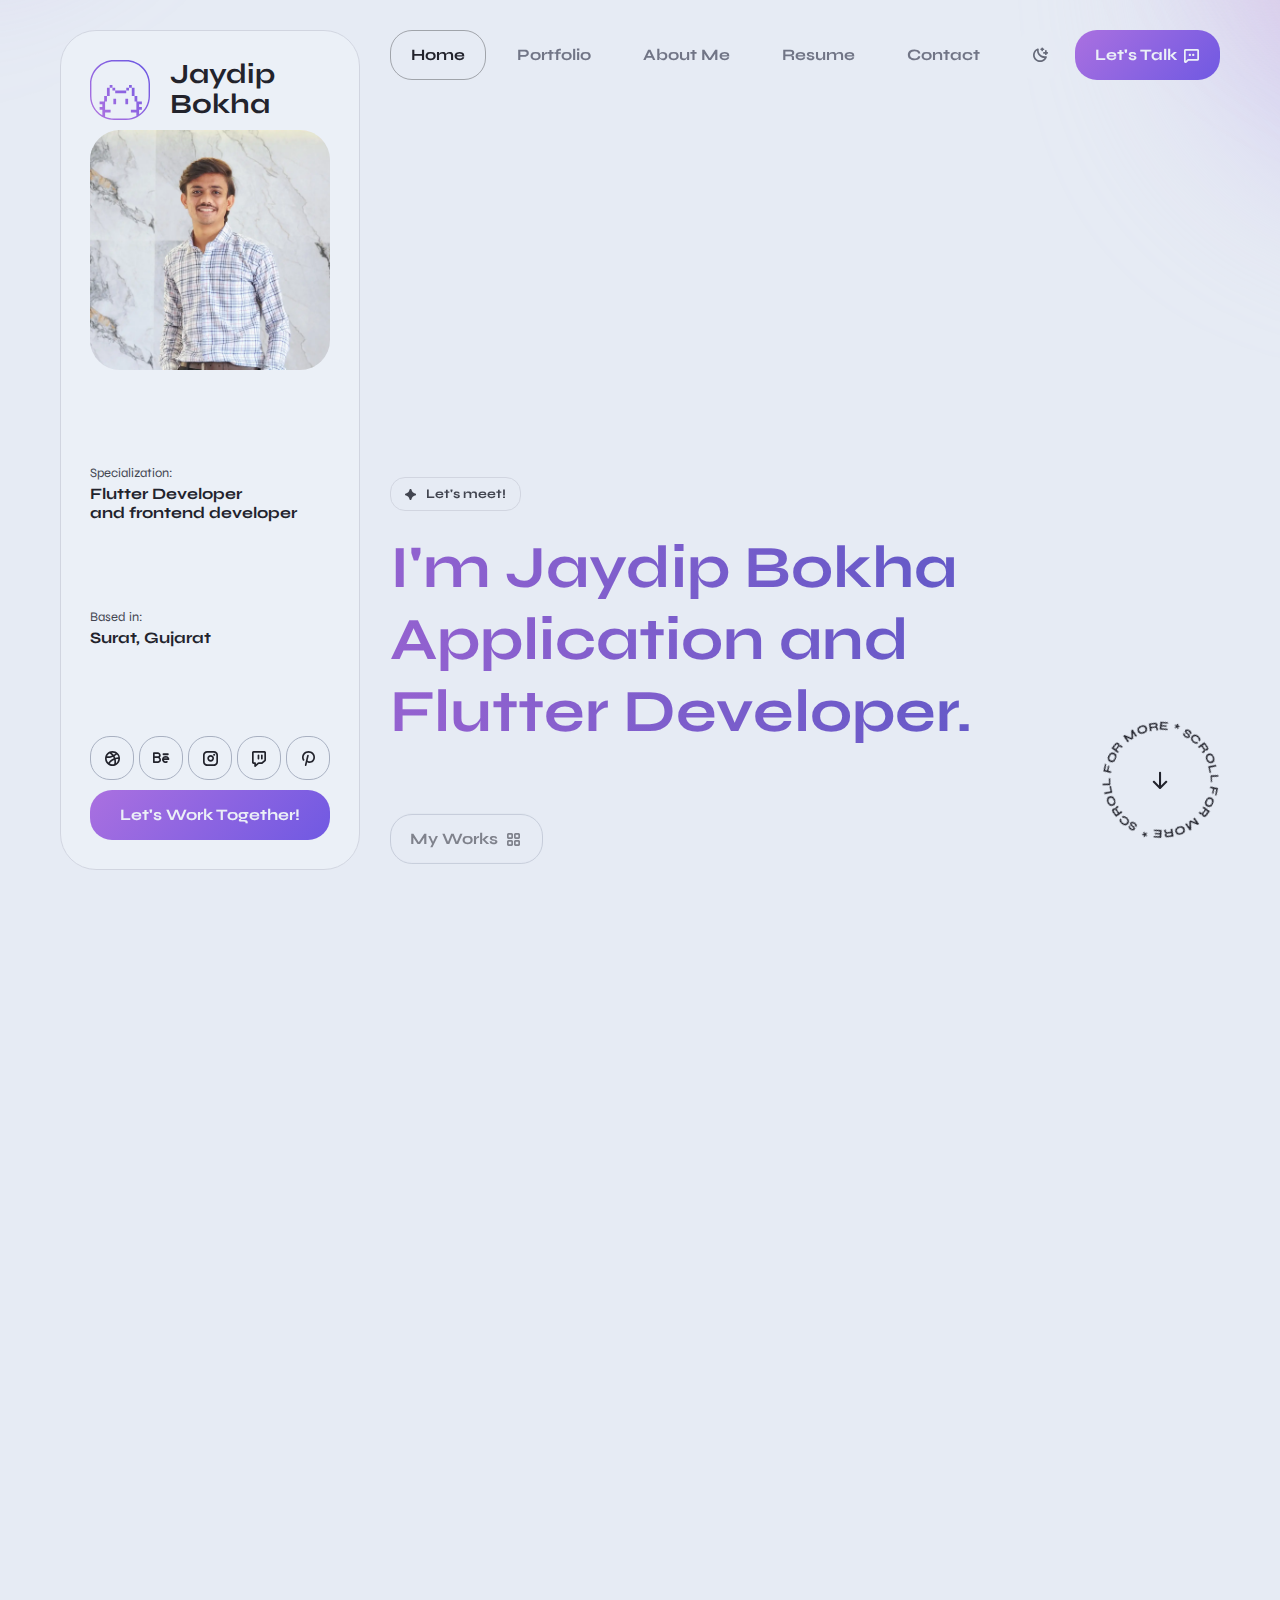
<file: index.html>
<!DOCTYPE html>
<html lang="en" dir="ltr">

  
<!-- Mirrored from mixdesign.club/themeforest/braxton/index-gradient.html by HTTrack Website Copier/3.x [XR&CO'2014], Sun, 11 May 2025 17:42:33 GMT -->
<!-- Added by HTTrack --><meta http-equiv="content-type" content="text/html;charset=utf-8" /><!-- /Added by HTTrack -->
<head>
    <meta charset="UTF-8">

    <!-- Page Title -->
    <title>Braxton - Personal Portfolio & Resume HTML Template</title>

    <!-- Meta Tags -->
    <meta name="description" content="Show yourself brightly with Braxton - unique and creative portfolio and resume template!">
    <meta name="keywords" content="mix_design, resume, portfolio, personal page, cv, template, one page, responsive, html5, css3, creative, clean">
    <meta name="author" content="mix_design">

    <!-- Viewport Meta-->
    <meta http-equiv="X-UA-Compatible" content="IE=edge">
    <meta name="viewport" content="width=device-width, initial-scale=1, maximum-scale=1">

    <!-- Template Favicon & Icons Start -->
    <link rel="icon" href="img/favicon/favicon.ico" sizes="any">
    <link rel="icon" href="img/favicon/icon.svg" type="image/svg+xml">
    <link rel="apple-touch-icon" href="img/favicon/apple-touch-icon.png">
    <link rel="manifest" href="img/favicon/manifest.webmanifest">
    <!-- Template Favicon & Icons End -->

    <!-- Facebook Metadata Start -->
    <meta property="og:image:height" content="1200">
    <meta property="og:image:width" content="1200">
    <meta property="og:title" content="Jaydip Bokha - Flutter And Applications Developer">
    <meta property="og:description" content="Show yourself brightly with Braxton - unique and creative portfolio and resume template!">
    <meta property="og:url" content="https://mixdesign.club/themeforest/braxton">
    <meta property="og:image" content="img/favicon/og-image.html">
    <!-- Facebook Metadata End -->

    <!-- Template Styles Start -->
    <link rel="stylesheet" href="css/loaders/loader.css">
    <link rel="stylesheet" type="text/css" href="css/plugins.css">
    <link rel="stylesheet" type="text/css" href="css/main.css">
    <!-- Template Styles End -->

    <!-- Custom Browser Color Start -->
    <meta name="theme-color" media="(prefers-color-scheme: light)" content="#dcdce7">
    <meta name="theme-color" media="(prefers-color-scheme: dark)" content="#111111">
    <meta name="msapplication-navbutton-color" content="#111111">
    <meta name="mobile-web-app-capable" content="yes">
    <meta name="apple-mobile-web-app-status-bar-style" content="black-translucent">
    <!-- Custom Browser Color End -->
  </head>

  <body>

    <!-- Loader Start -->
    <div id="loader" class="loader">
      <div id="loaderContent" class="loader__content">
        <div class="loader__shadow"></div>
        <div class="loader__box"></div>
      </div>
    </div>
    <!-- Loader End -->

    <!-- Header Start -->
    <header id="header" class="header d-flex justify-content-between">

      <!-- Navigation Menu Start -->
      <div class="header__navigation">
        <nav id="menu" class="menu">
          <ul class="menu__list d-flex justify-content-start">
            <li class="menu__item">
              <a class="menu__link btn" href="#home">
                <span class="menu__caption">Home</span>
                <i class="ph-bold ph-house-simple"></i>
              </a>
            </li>
            <li class="menu__item">
              <a class="menu__link btn" href="#portfolio">
                <span class="menu__caption">Portfolio</span>
                <i class="ph-bold ph-squares-four"></i>
              </a>
            </li>
            <li class="menu__item">
              <a class="menu__link btn" href="#about">
                <span class="menu__caption">About Me</span>
                <i class="ph-bold ph-user"></i>
              </a>
            </li>
            <li class="menu__item">
              <a class="menu__link btn" href="#resume">
                <span class="menu__caption">Resume</span>
                <i class="ph-bold ph-article"></i>
              </a>
            </li>
            <li class="menu__item">
              <a class="menu__link btn" href="#contact">
                <span class="menu__caption">Contact</span>
                <i class="ph-bold ph-envelope"></i>
              </a>
            </li>
          </ul>
        </nav>
      </div>
      <!-- Navigation Menu End -->

      <!-- Header Controls Start -->
      <div class="header__controls d-flex justify-content-end">
        <button id="color-switcher" class="color-switcher header__switcher btn" type="button" role="switch" aria-label="light/dark mode" aria-checked="true"></button>
        <a id="notify-trigger" class="header__trigger btn" href="mailto:example@example.com?subject=Message%20from%20your%20site">
          <span class="trigger__caption">Let's Talk</span>
          <i class="ph-bold ph-chat-dots"></i>
        </a>
      </div>
      <!-- Header Controls End -->

    </header>
    <!-- Header End -->

    <!-- Gradient Background Start -->
    <div class="gradient-background">
      <div class="blur"></div>
      <div class="blur"></div>
      <div class="blur"></div>
    </div>
    <!-- Gradient Background End -->

    <!-- Avatar Side Block Start -->
    <div id="avatar" class="avatar">
      <div class="avatar__container d-flex flex-column justify-content-lg-between">
        <!-- image and logo -->
        <div class="avatar__block">
          <div class="avatar__logo d-flex align-items-center">
            <div class="logo__image">
              <!-- Your Logo Here!!! -->
              <!--<img src="img/logo.svg" alt="Braxton - Personal Portfolio & Resume HTML Template Logo">-->
              <svg xmlns="http://www.w3.org/2000/svg" x="0px" y="0px"
                width="85px" height="85px" viewBox="0 0 85 85" 
                style="enable-background:new 0 0 85 85;" xml:space="preserve" class="gradient-fill">
                <style type="text/css">
                  .gradient-fill {
                    fill: url(#gradientFill);
                  }
                </style>
                <g>
                  <linearGradient id="gradientFill" gradientUnits="userSpaceOnUse" x1="9.9604" y1="75.0338" x2="75.0387" y2="9.9555">
                    <stop  offset="0" style="stop-color:var(--accent)"/>
                    <stop  offset="1" style="stop-color:var(--secondary)"/>
                  </linearGradient>
                  <path class="gradient-fill" d="M51,0H34C15.2,0,0,15.2,0,34v17c0,14.3,8.9,26.6,21.4,31.6c0,0,0,0,0,0l0,0C25.3,84.1,29.5,85,34,85h17
                    c6,0,11.7-1.6,16.6-4.3c0.1-0.1,0.2-0.1,0.3-0.2C78.1,74.6,85,63.6,85,51V34C85,15.2,69.8,0,51,0z M83,51c0,10.7-5.3,20.2-13.4,26
                    v-2.5v-3.9h3.9v-3.9h-3.9v-3.9h3.9v-3.9h-3.9H67v-3.9V51h-3.9v3.9v3.9h2.6v3.9v3.9v3.9h-3.9h-3.9v3.9h3.9h3.9v3.9v1
                    C61.3,81.7,56.3,83,51,83H34c-4.5,0-8.7-0.9-12.6-2.6v-2v-3.9h3.9h3.9v-3.9h-3.9h-3.9v-3.9v-3.9v-3.9H24v-3.9V51h-3.9v3.9v3.9h-2.6
                    h-3.9v3.9h3.9v3.9h-3.9v3.9h3.9v3.9v3.9C8.2,72.8,2,62.6,2,51V34C2,16.4,16.4,2,34,2h17c17.6,0,32,14.4,32,32V51z M50.1,54.9H54
                    v3.9v3.9h-3.9v-3.9V54.9z M33.1,54.9H37v3.9v3.9h-3.9v-3.9V54.9z M27.9,51H24v-3.9v-3.9v-3.9h3.9v3.9v3.9V51z M31.8,39.3h-3.9v-3.9
                    h3.9V39.3z M31.8,43.2v-3.9h3.9v3.9H31.8z M63.1,47.1V51h-3.9v-3.9v-3.9v-3.9h3.9v3.9V47.1z M35.7,47.1v-3.9h3.9h3.9h3.9h3.9v3.9
                    h-3.9h-3.9h-3.9H35.7z M59.2,39.3h-3.9v-3.9h3.9V39.3z M55.3,43.2h-3.9v-3.9h3.9V43.2z"/>
                </g>
              </svg>
            </div>
            <div class="logo__caption">
              <p>Jaydip<br>Bokha</p>
            </div>
          </div>
          <div class="avatar__image">
            <img src="img/avatars/1024x1024_a02.webp" alt="Braxton - Personal Portfolio & Resume HTML Template Avatar">
          </div>
        </div>
        <!-- data caption #1 -->
        <div class="avatar__block">
          <h6>
            <small class="top">Specialization:</small>
            Flutter Developer<br>and frontend developer
          </h6>
        </div>
        <!-- data caption #2 -->
        <div class="avatar__block">
          <h6>
            <small class="top">Based in:</small>
            Surat, Gujarat 
          </h6>
        </div>
        <!-- socials and CTA button -->
        <div class="avatar__block">
          <div class="avatar__socials">
            <ul class="socials-square d-flex justify-content-between">
              <li class="socials-square__item">
                <a class="socials-square__link btn" href="https://dribbble.com/" target="_blank"><i class="ph-bold ph-dribbble-logo"></i></a>
              </li>
              <li class="socials-square__item">
                <a class="socials-square__link btn" href="https://www.behance.net/" target="_blank"><i class="ph-bold ph-behance-logo"></i></a>
              </li>
              <li class="socials-square__item">
                <a class="socials-square__link btn" href="https://www.instagram.com/jay_bokha_07/" target="_blank"><i class="ph-bold ph-instagram-logo"></i></a>
              </li>
              <li class="socials-square__item">
                <a class="socials-square__link btn" href="https://www.twitch.tv/" target="_blank"><i class="ph-bold ph-twitch-logo"></i></a>
              </li>
              <li class="socials-square__item">
                <a class="socials-square__link btn" href="https://www.pinterest.com/" target="_blank"><i class="ph-bold ph-pinterest-logo"></i></a>
              </li>
            </ul>
          </div>
          <div class="avatar__btnholder">
            <a class="btn btn-default btn-fullwidth btn-hover btn-hover-accent" href="#contact" target="_blank">
              <span class="btn-caption">Let's Work Together!</span>
            </a>
          </div>
        </div>
      </div>
    </div>
    <!-- Avatar Side Block End -->

    <!-- Page Content Start -->
    <div id="content" class="content">
      <div class="content__wrapper">

        <!-- Intro Section Start -->
        <section id="home" class="main intro">

          <!-- Headline Start -->
          <div id="headline" class="headline d-flex align-items-start flex-column" data-speed="1">
            <p class="headline__subtitle animate-headline">
              <svg xmlns="http://www.w3.org/2000/svg" x="0px" y="0px" width="13px" height="13px" viewBox="0 0 13 13" fill="currentColor">
                <path fill="currentColor" d="M5.6,12.6c-0.5-0.8-0.7-2.4-1.7-3.5c-1-1-2.7-1.2-3.5-1.7C-0.1,7-0.1,6,0.4,5.6c0.8-0.5,2.3-0.6,3.5-1.8
                  C5,2.8,5.1,1.2,5.6,0.4C6-0.1,7-0.1,7.4,0.4c0.5,0.8,0.7,2.4,1.8,3.5c1.2,1.2,2.6,1.2,3.5,1.7c0.6,0.4,0.6,1.4,0,1.7
                  C11.8,7.9,10.2,8,9.1,9.1c-1,1-1.2,2.7-1.7,3.5C7,13.1,6,13.1,5.6,12.6z"/>
              </svg>
              <span>Let's meet!</span>
            </p>
            <h1 class="headline__title animate-headline">I'm Jaydip Bokha<br>Application and Flutter Developer.</h1>
            <div class="headline__btnholder d-flex flex-column flex-sm-row">
              <a class="btn mobile-vertical btn-default btn-hover btn-hover-accent-mobile animate-headline" href="#portfolio">
                <span class="btn-caption">My Works</span>
                <i class="ph-bold ph-squares-four"></i>
              </a>
              <a class="btn mobile-vertical btn-default btn-hover btn-hover-outline-mobile animate-headline" href="#0">
                <span class="btn-caption">Download CV</span>
                <i class="ph-bold ph-download-simple"></i>
              </a>
            </div>
          </div>
          <!-- Headline End -->

          <!-- Scroll Button Start -->
          <div class="rotating-btn">
            <a href="#portfolio" class="rotating-btn__link slide-down">
              <!-- SVG rotating text -->
              <svg version="1.1" xmlns="http://www.w3.org/2000/svg" xmlns:xlink="http://www.w3.org/1999/xlink" x="0px" y="0px"
                viewBox="0 0 120 120" style="enable-background:new 0 0 120 120;" xml:space="preserve" 
                class="animate-rotation" data-value="360">
                <defs>
                  <path id="textPath" d="M110,59.5c0,27.6-22.4,50-50,50s-50-22.4-50-50s22.4-50,50-50S110,31.9,110,59.5z"/>
                </defs>
                <g>
                  <use xlink:href="#textPath" fill="none"></use>
                  <text>
                    <!-- button text here!!! -->
                    <textPath xlink:href="#textPath">Scroll for More * Scroll for More * </textPath>
                  </text>
                </g>
              </svg>
              <!-- arrow icon -->
              <i class="ph-bold ph-arrow-down"></i>
            </a>
          </div>
          <!-- Scroll Button End -->

        </section>
        <!-- Intro Section End -->

        <!-- Portfolio Section Start -->
        <section id="portfolio" class="inner inner-first portfolio">

          <!-- Content Block - H2 Section Title Start -->
          <div class="content__block section-grid-title">
            <p class="h2__subtitle animate-in-up">
              <svg xmlns="http://www.w3.org/2000/svg" x="0px" y="0px" width="13px" height="13px" viewBox="0 0 13 13" fill="currentColor">
                <path fill="currentColor" d="M5.6,12.6c-0.5-0.8-0.7-2.4-1.7-3.5c-1-1-2.7-1.2-3.5-1.7C-0.1,7-0.1,6,0.4,5.6c0.8-0.5,2.3-0.6,3.5-1.8
                  C5,2.8,5.1,1.2,5.6,0.4C6-0.1,7-0.1,7.4,0.4c0.5,0.8,0.7,2.4,1.8,3.5c1.2,1.2,2.6,1.2,3.5,1.7c0.6,0.4,0.6,1.4,0,1.7
                  C11.8,7.9,10.2,8,9.1,9.1c-1,1-1.2,2.7-1.7,3.5C7,13.1,6,13.1,5.6,12.6z"/>
              </svg>
              <span>Portfolio</span>
            </p>
            <h2 class="h2__title animate-in-up">Check out my featured projects</h2>
          </div>
          <!-- Content Block - H2 Section Title End -->

          <!-- Content Block - Works Gallery Start -->
          <div class="content__block grid-block">
            <div class="container-fluid px-0 inner__gallery">
              <div class="row gx-0 my-gallery" itemscope itemtype="http://schema.org/ImageGallery">
    
                <!-- Works Gallery Single Item Start -->
                <figure class="col-12 col-md-6 gallery__item grid-item animate-card-2" itemprop="associatedMedia" itemscope itemtype="http://schema.org/ImageObject">
                  <a href="img/works/1400x1400_w01.webp" data-image="img/works/1400x1400_w01.webp" class="gallery__link" itemprop="contentUrl" data-size="1400x1400">
                    <img src="img/works/800_w01-thumb.webp" class="gallery__image" itemprop="thumbnail" alt="Image description">
                  </a>
                  <figcaption class="gallery__descr" itemprop="caption description">
                    <h5>Isometric House</h5>
                    <div class="card__tags d-flex flex-wrap">
                      <span class="rounded-tag opposite">Illustrations</span>
                      <span class="rounded-tag opposite">3D Render</span>
                    </div>
                    <p class="small">Mauris porttitor lobortis ligula, quis molestie lorem scelerisque eu. Morbi aliquam enim odio.
                    </p>
                  </figcaption>
                </figure>
                <!-- Works Gallery Single Item End -->
    
                <!-- Works Gallery Single Item Start -->
                <figure class="col-12 col-md-6 gallery__item grid-item animate-card-2" itemprop="associatedMedia" itemscope itemtype="http://schema.org/ImageObject">
                  <a href="img/works/1400x1400_w02.webp" data-image="img/works/800_w02-thumb.webp" class="gallery__link" itemprop="contentUrl" data-size="1400x1400">
                    <img src="img/works/800_w02-thumb.webp" class="gallery__image" itemprop="thumbnail" alt="Image description">
                  </a>
                  <figcaption class="gallery__descr opposite" itemprop="caption description">
                    <h5 class="opposite">Dashboard Template</h5>
                    <div class="card__tags d-flex flex-wrap">
                      <span class="rounded-tag">UI Design</span>
                      <span class="rounded-tag">Figma</span>
                    </div>
                    <p class="small">Mauris porttitor lobortis ligula, quis molestie lorem scelerisque eu. Morbi aliquam enim odio,
                      a mollis ipsum tristique eu.
                    </p>
                  </figcaption>
                </figure>
                <!-- Works Gallery Single Item End -->
    
                <!-- Works Gallery Single Item Start -->
                <figure class="col-12 col-md-6 gallery__item grid-item animate-card-2" itemprop="associatedMedia" itemscope itemtype="http://schema.org/ImageObject">
                  <a href="img/works/1400x1400_w03.webp" data-image="img/works/800_w03-thumb.webp" class="gallery__link" itemprop="contentUrl" data-size="1400x1400">
                    <img src="img/works/800_w03-thumb.webp" class="gallery__image" itemprop="thumbnail" alt="Image description">
                  </a>
                  <figcaption class="gallery__descr opposite" itemprop="caption description">
                    <h5 class="opposite">Notification Icon</h5>
                    <div class="card__tags d-flex flex-wrap">
                      <span class="rounded-tag">Illustrations</span>
                      <span class="rounded-tag">3D Render</span>
                    </div>
                    <p class="small">Mauris porttitor lobortis ligula, quis molestie lorem scelerisque eu. Morbi aliquam enim odio,
                      a mollis ipsum tristique eu.
                    </p>
                  </figcaption>
                </figure>
                <!-- Works Gallery Single Item End -->
    
                <!-- Works Gallery Single Item Start -->
                <figure class="col-12 col-md-6 gallery__item grid-item animate-card-2" itemprop="associatedMedia" itemscope itemtype="http://schema.org/ImageObject">
                  <a href="img/works/1400x1400_w04.webp" data-image="img/works/800_w04-thumb.webp" class="gallery__link" itemprop="contentUrl" data-size="1400x1400">
                    <img src="img/works/800_w04-thumb.webp" class="gallery__image" itemprop="thumbnail" alt="Image description">
                  </a>
                  <figcaption class="gallery__descr " itemprop="caption description">
                    <h5>Smart Penguin</h5>
                    <div class="card__tags d-flex flex-wrap">
                      <span class="rounded-tag opposite">Illustrations</span>
                      <span class="rounded-tag opposite">AI Experiment</span>
                    </div>
                    <p class="small">Mauris porttitor lobortis ligula, quis molestie lorem scelerisque eu. Morbi aliquam enim odio,
                      a mollis ipsum tristique eu.
                    </p>
                  </figcaption>
                </figure>
                <!-- Works Gallery Single Item End -->
    
              </div>
            </div>
          </div>
          <!-- Content Block - Works Gallery End -->

        </section>
        <!-- Portfolio Section End -->

        <!-- About Section Start -->
        <section id="about" class="inner about">

          <!-- Content Block - H2 Section Title Start -->
          <div class="content__block section-grid-title">
            <p class="h2__subtitle animate-in-up">
              <svg xmlns="http://www.w3.org/2000/svg" x="0px" y="0px" width="13px" height="13px" viewBox="0 0 13 13" fill="currentColor">
                <path fill="currentColor" d="M5.6,12.6c-0.5-0.8-0.7-2.4-1.7-3.5c-1-1-2.7-1.2-3.5-1.7C-0.1,7-0.1,6,0.4,5.6c0.8-0.5,2.3-0.6,3.5-1.8
                  C5,2.8,5.1,1.2,5.6,0.4C6-0.1,7-0.1,7.4,0.4c0.5,0.8,0.7,2.4,1.8,3.5c1.2,1.2,2.6,1.2,3.5,1.7c0.6,0.4,0.6,1.4,0,1.7
                  C11.8,7.9,10.2,8,9.1,9.1c-1,1-1.2,2.7-1.7,3.5C7,13.1,6,13.1,5.6,12.6z"/>
              </svg>
              <span>About Me</span>
            </p>
            <h2 class="h2__title animate-in-up">Turning complex problems into simple design</h2>
          </div>
          <!-- Content Block - H2 Section Title End -->

          <!-- Content Block - Achievements Start -->
          <div class="content__block grid-block">
            <div class="achievements d-flex flex-column flex-md-row align-items-md-stretch">
              <!-- achievements single item -->
              <div class="achievements__item d-flex flex-column grid-item animate-card-3">
                <div class="achievements__card">
                  <p class="achievements__number">20+</p>
                  <p class="achievements__descr">Happy clients</p>
                </div>
              </div>
              <!-- achievements single item -->
              <div class="achievements__item d-flex flex-column grid-item animate-card-3">
                <div class="achievements__card">
                  <p class="achievements__number">2+</p>
                  <p class="achievements__descr">Years of experience</p>
                </div>
              </div>
              <!-- achievements single item -->
              <div class="achievements__item d-flex flex-column grid-item animate-card-3">
                <div class="achievements__card">
                  <p class="achievements__number">15+</p>
                  <p class="achievements__descr">Projects done</p>
                </div>
              </div>
            </div>
          </div>
          <!-- Content Block - Achievements End -->

          <!-- Content Block - About Me Data Start -->
          <div class="content__block grid-block block-large">
            <div class="container-fluid p-0">
              <div class="row g-0 justify-content-between">
                
                <!-- About Me Description Start -->
                <div class="col-12 col-xl-8 grid-item about-descr">
                  <p class="about-descr__text animate-in-up">
                    I'm Jaydip Bokha, a Mobile Application Specialist with a strong focus on building seamless, high-performance apps using Flutter and React Native. With a passion for clean code and intuitive user experiences, I develop cross-platform applications that not only look great but also perform flawlessly across iOS and Android. From concept to deployment, I bring deep technical expertise and a design-conscious mindset to every project I take on.
                
                  </p>
                  <p class="about-descr__text animate-in-up">
                    Whether it's crafting a startup's first MVP or scaling an existing app with advanced features, I take pride in delivering scalable and maintainable solutions that meet both business goals and user needs. I stay updated with the latest mobile technologies, UI/UX trends, and performance optimization techniques to ensure every app I build is future-ready and impactful.
                  </p>
                  <div class="btn-group about-descr__btnholder animate-in-up">
                    <a class="btn mobile-vertical btn-default btn-hover btn-hover-accent" href="#0">
                      <span class="btn-caption">Download CV</span>
                      <i class="ph-bold ph-download-simple"></i>
                    </a>
                  </div>
                </div>
                <!-- About Me Description End -->
      
                <!-- About Me Information Start -->
                <div class="col-12 col-xl-4 grid-item about-info">
                  <div class="about-info__item animate-in-up">
                    <h6>
                      <small class="top">Name</small>
                      Jaydip Bokha
                    </h6>
                  </div>
                  <div class="about-info__item animate-in-up">
                    <h6>
                      <small class="top">Phone</small>
                      <a class="text-link-bold" href="tel:+91 63512 94398">+91 63512 94398</a>
                    </h6>
                  </div>
                  <div class="about-info__item animate-in-up">
                    <h6>
                      <small class="top">Email</small>
                      <a class="text-link-bold" href="mailto:bokhajaydip@gmail.com?subject=Message%20from%20your%20site">bokhajaydip@gmail.com</a>
                    </h6>
                  </div>
                  <div class="about-info__item animate-in-up">
                    <h6>
                      <small class="top">Location</small>
                      <a class="text-link-bold" href="https://g.co/kgs/3ouky2u" target="_blank">Surat, Gujarat</a>
                    </h6>
                  </div>
                </div>
                <!-- About Me Information End -->
      
              </div>
            </div>
          </div>
          <!-- Content Block - About Me Data End -->

          <!-- Content Block - Services Start -->
          <div class="content__block grid-block">
            <div class="container-fluid p-0">
              <div class="row g-0 align-items-stretch cards">
                <!-- services cards grid single item -->
                <div class="col-12 col-md-6 cards__item grid-item animate-card-2">
                  <div class="cards__card d-flex flex-column">
                    <div class="cards__descr">
                      <h4 class="cards__title animate-in-up">Frontend<br>development</h4>
                      <div class="cards__tags d-flex flex-wrap animate-in-up">
                        <span class="rounded-tag tag-outline">UI/UX Design</span>
                        <span class="rounded-tag tag-outline">Design to Code</span>
                      </div>
                      <p class="small cards__text animate-in-up">I work with HTML/CSS, Framer and WordPress.</p>
                    </div>
                    <div class="cards__image d-flex animate-in-up">
                      <img src="img/services/1200x900_s01.webp" alt="Service/Feature Image">
                    </div>
                  </div>
                </div>
                <!-- services grid cards single item -->
                <div class="col-12 col-md-6 cards__item grid-item animate-card-2">
                  <div class="cards__card d-flex flex-column">
                    <div class="cards__descr">
                      <h4 class="cards__title animate-in-up">Digital art and graphic design</h4>
                      <div class="cards__tags d-flex flex-wrap animate-in-up">
                        <span class="rounded-tag tag-outline">Illustrations</span>
                        <span class="rounded-tag tag-outline">AI Experiments</span>
                      </div>
                      <p class="small cards__text animate-in-up">I use Adobe Photoshop, Fresco and Blender to create 
                        illustrations and 3D renders for my clients and stocks.
                      </p>
                    </div>
                    <div class="cards__image d-flex animate-in-up">
                      <img src="img/services/1200x900_s02.webp" alt="Service/Feature Image">
                    </div>
                  </div>
                </div>
                <!-- services grid cards single item -->
                <div class="col-12 col-md-6 cards__item grid-item animate-card-2">
                  <div class="cards__card d-flex flex-column">
                    <div class="cards__descr">
                      <h4 class="cards__title animate-in-up">SEO/Digital marketing solutions</h4>
                      <div class="cards__tags d-flex flex-wrap animate-in-up">
                        <span class="rounded-tag tag-outline">Social Media</span>
                        <span class="rounded-tag tag-outline">Analytics</span>
                      </div>
                      <p class="small cards__text animate-in-up">Social media content plans, media monitoring, email and text messaging
                        and search engine optimization.
                      </p>
                    </div>
                    <div class="cards__image d-flex">
                      <img src="img/services/1200x900_s03.webp" alt="Service/Feature Image">
                    </div>
                  </div>
                </div>
                <!-- services grid cards single item -->
                <div class="col-12 col-md-6 cards__item grid-item animate-card-2">
                  <div class="cards__card d-flex flex-column">
                    <div class="cards__descr">
                      <h4 class="cards__title animate-in-up">Brand<br>identity</h4>
                      <div class="cards__tags d-flex flex-wrap animate-in-up">
                        <span class="rounded-tag tag-outline">Logo Design</span>
                        <span class="rounded-tag tag-outline">Style Guides</span>
                      </div>
                      <p class="small cards__text animate-in-up">I help my clients to develop a personality and brand voice, 
                        design the brand look and logo.
                      </p>
                    </div>
                    <div class="cards__image d-flex animate-in-up">
                      <img src="img/services/1200x900_s04.webp" alt="Service/Feature Image">
                    </div>
                  </div>
                </div>
    
              </div>
            </div>
          </div>
          <!-- Content Block - Services End -->

        </section>
        <!-- About Section End -->

        <!-- Resume Section Start -->
        <section id="resume" class="inner resume">

          <!-- Content Block - H2 Section Title Start -->
          <div class="content__block block-large">
            <p class="h2__subtitle animate-in-up">
              <svg xmlns="http://www.w3.org/2000/svg" x="0px" y="0px" width="13px" height="13px" viewBox="0 0 13 13" fill="currentColor">
                <path fill="currentColor" d="M5.6,12.6c-0.5-0.8-0.7-2.4-1.7-3.5c-1-1-2.7-1.2-3.5-1.7C-0.1,7-0.1,6,0.4,5.6c0.8-0.5,2.3-0.6,3.5-1.8
                  C5,2.8,5.1,1.2,5.6,0.4C6-0.1,7-0.1,7.4,0.4c0.5,0.8,0.7,2.4,1.8,3.5c1.2,1.2,2.6,1.2,3.5,1.7c0.6,0.4,0.6,1.4,0,1.7
                  C11.8,7.9,10.2,8,9.1,9.1c-1,1-1.2,2.7-1.7,3.5C7,13.1,6,13.1,5.6,12.6z"/>
              </svg>
              <span>Resume</span>
            </p>
            <h2 class="h2__title animate-in-up">Education and practical experience</h2>
            <p class="h2__text animate-in-up">
              Be what you would seem to be - or, if you'd like it put more simply - never imagine yourself not to be otherwise 
              than what it might appear to others that what you were or 
              <a href="#0" class="text-link">might have been</a> 
              was not otherwise than what you had been 
              would have appeared to them to be otherwise.
            </p>
          </div>
          <!-- Content Block - H2 Section Title End -->

          <!-- Content Block - Education Start -->
          <div class="content__block block-large">

            <!-- H3 Block Start -->
            <div class="section-h3">
              <h3 class="h3__title animate-in-up">My education</h3>
            </div>
            <!-- H3 Block End -->

            <!-- Education Lines Start -->
            <div class="container-fluid p-0 resume-lines">
              <!-- education single item -->
              <div class="row g-0 resume-lines__item animate-in-up">
                <div class="col-12 col-md-2">
                  <span class="resume-lines__date animate-in-up">2019 – 2022</span>
                </div>
                <div class="col-12 col-md-5">
                  <h5 class="resume-lines__title animate-in-up">Bachelor of Computer Applications (BCA)</h5>
                  <p class="resume-lines__source animate-in-up">Course by
                    <a href="#0" class="text-link-bold" target="_blank">Veer Narmad South Gujarat University (VNSGU), Surat</a>
                  </p>
                </div>
                <div class="col-12 col-md-5">
                  <p class="small resume-lines__descr animate-in-up">Focused on software development, programming fundamentals, and modern application technologies.</p>
                </div>
              </div>
              <!-- education single item -->
              <div class="row g-0 resume-lines__item animate-in-up">
                <div class="col-12 col-md-2">
                  <span class="resume-lines__date animate-in-up">2017 – 2019</span>
                </div>
                <div class="col-12 col-md-5">
                  <h5 class="resume-lines__title animate-in-up">Higher Secondary Certificate (HSC)</h5>
                  <p class="resume-lines__source animate-in-up">Course by 
                    <a href="#0" class="text-link-bold" target="_blank">GSEB Board, Shree Swaminarayan Gurukul, Damnagar</a>
                  </p>
                </div>
                <div class="col-12 col-md-5">
                  <p class="small resume-lines__descr animate-in-up">Completed higher secondary education with emphasis on science and technology.</p>
                </div>
              </div>
              <!-- education single item -->
              <div class="row g-0 resume-lines__item animate-in-up">
                <div class="col-12 col-md-2">
                  <span class="resume-lines__date animate-in-up">2016 – 2018</span>
                </div>
                <div class="col-12 col-md-5">
                  <h5 class="resume-lines__title animate-in-up">Secondary School Certificate (SSC)</h5>
                  <p class="resume-lines__source animate-in-up"> Course by
                    <a href="#0" class="text-link-bold" target="_blank">GSEB Board, Shree Swaminarayan Gurukul, Damnagar</a>
                  </p>
                </div>
                <div class="col-12 col-md-5">
                  <p class="small resume-lines__descr animate-in-up">Built a strong academic foundation in core subjects and logical reasoning.</p>
                </div>
              </div>
            </div>
            <!-- Education Lines End -->

          </div>
          <!-- Content Block - Education End -->

          <!-- Content Block - Experience Start -->
          <div class="content__block block-large">

            <!-- H3 Block Start -->
            <div class="section-h3">
              <h3 class="h3__title animate-in-up">Work experience</h3>
            </div>
            <!-- H3 Block End -->

            <!-- Experience Lines Start -->
            <div class="container-fluid p-0 resume-lines">
              <!-- experience single item -->
              <div class="row g-0 resume-lines__item animate-in-up">
                <div class="col-12 col-md-2">
                  <span class="resume-lines__date animate-in-up">Dec 2023 – Present</span>
                </div>
                <div class="col-12 col-md-5">
                  <h5 class="resume-lines__title animate-in-up">Junior Flutter Developer</h5>
                  <p class="resume-lines__source animate-in-up">in the 
                    <a href="#0" class="text-link-bold" target="_blank">Axone Infotech, Surat, Gujarat</a>
                    
                  </p>
                </div>
                <div class="col-12 col-md-5">
                  <p class="small resume-lines__descr animate-in-up">Built cross-platform apps with Flutter, integrating APIs, managing state, and ensuring performance and reliability.</p>
                </div>
              </div>
              <!-- experience single item -->
              <div class="row g-0 resume-lines__item animate-in-up">
                <div class="col-12 col-md-2">
                  <span class="resume-lines__date animate-in-up">Nov 2022 – Nov 2023</span>
                </div>
                <div class="col-12 col-md-5">
                  <h5 class="resume-lines__title animate-in-up">Flutter Developer Intern</h5>
                  <p class="resume-lines__source animate-in-up">in the
                    <a href="#0" class="text-link-bold" target="_blank">PixelPerfect Solutions, Surat, Gujarat</a>
    
                  </p>
                </div>
                <div class="col-12 col-md-5">
                  <p class="small resume-lines__descr animate-in-up">Developed scalable Flutter apps, supported debugging and testing, and collaborated to refine features and code quality.</p>
                </div>
              </div>
              <!-- experience single item -->
              <div class="row g-0 resume-lines__item animate-in-up">
                <div class="col-12 col-md-2">
                  <span class="resume-lines__date animate-in-up">May 2021 – Aug 2022</span>
                </div>
                <div class="col-12 col-md-5">
                  <h5 class="resume-lines__title animate-in-up">Web Developer</h5>
                  <p class="resume-lines__source animate-in-up">in the
                    <a href="#0" class="text-link-bold" target="_blank">Successoft Infotech, Surat, Gujarat </a>
                    
                  </p>
                </div>
                <div class="col-12 col-md-5">
                  <p class="small resume-lines__descr animate-in-up">Developed responsive websites using HTML, CSS, JavaScript, PHP, and MySQL at Successoft Infotech.</p>
                </div>
              </div>
            </div>
            <!-- Experience Lines End -->

          </div>
          <!-- Content Block - Experience End -->

          <!-- Content Block - H3 Block Start -->
          <div class="content__block">
            <div class="section-h3 section-h3-grid">
              <h3 class="h3__title animate-in-up">My favourite tools</h3>
            </div>
          </div>
          <!-- Content Block - H3 Block End -->

          <!-- Content Block - Tools List Start -->
          <div class="content__block grid-block block-large">
            <!-- Tools List Start -->
            <div class="tools-cards d-flex justify-content-start flex-wrap">
              <!-- tools simgle item -->
              <div class="tools-cards__item d-flex grid-item-s animate-card-5">
                <div class="tools-cards__card">
                  <img class="tools-cards__icon animate-in-up" src="img/icons/icon-photoshop.svg" alt="Tools Icon">
                  <h6 class="tools-cards__caption animate-in-up">Photoshop</h6>
                </div>
              </div>
              <!-- tools simgle item -->
              <div class="tools-cards__item d-flex grid-item-s animate-card-5">
                <div class="tools-cards__card">
                  <img class="tools-cards__icon animate-in-up" src="img/icons/icon-figma.svg" alt="Tools Icon">
                  <h6 class="tools-cards__caption animate-in-up">Figma</h6>
                </div>
              </div>
              <!-- tools simgle item -->
              <div class="tools-cards__item d-flex grid-item-s animate-card-5">
                <div class="tools-cards__card">
                  <img class="tools-cards__icon animate-in-up" src="img/icons/icon-illustrator.svg" alt="Tools Icon">
                  <h6 class="tools-cards__caption animate-in-up">Illustrator</h6>
                </div>
              </div>
              <!-- tools simgle item -->
              <div class="tools-cards__item d-flex grid-item-s animate-card-5">
                <div class="tools-cards__card">
                  <img class="tools-cards__icon animate-in-up" src="img/icons/icon-scketch.svg" alt="Tools Icon">
                  <h6 class="tools-cards__caption animate-in-up">Sketch</h6>
                </div>
              </div>
              <!-- tools simgle item -->
              <div class="tools-cards__item d-flex grid-item-s animate-card-5">
                <div class="tools-cards__card">
                  <img class="tools-cards__icon animate-in-up" src="img/icons/icon-blender.svg" alt="Tools Icon">
                  <h6 class="tools-cards__caption animate-in-up">Blender</h6>
                </div>
              </div>
              <!-- tools simgle item -->
              <div class="tools-cards__item d-flex grid-item-s animate-card-5">
                <div class="tools-cards__card">
                  <img class="tools-cards__icon animate-in-up" src="img/icons/icon-html.svg" alt="Tools Icon">
                  <h6 class="tools-cards__caption animate-in-up">HTML5</h6>
                </div>
              </div>
              <!-- tools simgle item -->
              <div class="tools-cards__item d-flex grid-item-s animate-card-5">
                <div class="tools-cards__card">
                  <img class="tools-cards__icon animate-in-up" src="img/icons/icon-css.svg" alt="Tools Icon">
                  <h6 class="tools-cards__caption animate-in-up">CSS3</h6>
                </div>
              </div>
              <!-- tools simgle item -->
              <div class="tools-cards__item d-flex grid-item-s animate-card-5">
                <div class="tools-cards__card">
                  <img class="tools-cards__icon animate-in-up" src="img/icons/icon-notion.svg" alt="Tools Icon">
                  <h6 class="tools-cards__caption animate-in-up">Notion</h6>
                </div>
              </div>
            </div>
            <!-- Tools List End -->
          </div>
          <!-- Content Block - Tools List End -->

          <!-- Content Block - H2 Block Start -->
          <div class="content__block section-title">
            <p class="h2__subtitle animate-in-up">
              <svg xmlns="http://www.w3.org/2000/svg" x="0px" y="0px" width="13px" height="13px" viewBox="0 0 13 13" fill="currentColor">
                <path fill="currentColor" d="M5.6,12.6c-0.5-0.8-0.7-2.4-1.7-3.5c-1-1-2.7-1.2-3.5-1.7C-0.1,7-0.1,6,0.4,5.6c0.8-0.5,2.3-0.6,3.5-1.8
                  C5,2.8,5.1,1.2,5.6,0.4C6-0.1,7-0.1,7.4,0.4c0.5,0.8,0.7,2.4,1.8,3.5c1.2,1.2,2.6,1.2,3.5,1.7c0.6,0.4,0.6,1.4,0,1.7
                  C11.8,7.9,10.2,8,9.1,9.1c-1,1-1.2,2.7-1.7,3.5C7,13.1,6,13.1,5.6,12.6z"/>
              </svg>
              <span>Testimonials</span>
            </p>
            <h2 class="h2__title animate-in-up">Clients say about me</h2>
          </div>
          <!-- Content Block - H2 Block End -->

          <!-- Content Block - Testimonials Slider Start -->
          <div class="content__block">

            <!-- Testimonials Slider Start -->
            <div class="testimonials-slider">
              <!-- slider main container -->
              <div class="swiper-testimonials">
                <!-- additional required wrapper -->
                <div class="swiper-wrapper">
                  <!-- slides -->
                  <div class="swiper-slide">
                    <div class="testimonials-card animate-in-up">
                      <div class="testimonials-card__tauthor d-flex animate-in-up">
                        <div class="tauthor__avatar">
                          <img src="img/avatars/400x400_t01.webp" alt="Review Author">
                        </div>
                        <div class="tauthor__info d-flex flex-column justify-content-center">
                          <p class="tauthor__name">Jaydip Tomato</p>
                          <p class="tauthor__position">Brand Manager in 
                            <a href="#0" class="text-link-bold" target="_blank">Instant Design</a>
                          </p>
                          <div class="tauthor__rating d-flex">
                            <i class="ph-fill ph-star"></i>
                            <i class="ph-fill ph-star"></i>
                            <i class="ph-fill ph-star"></i>
                            <i class="ph-fill ph-star"></i>
                            <i class="ph-fill ph-star"></i>
                          </div>
                        </div>
                      </div>
                      <div class="testimonials-card__descr animate-in-up">
                        <p>Lorem ipsum dolor sit amet, consectetuer adipiscing elit, sed diam nonummy nibh euismod tincidunt ut 
                          laoreet dolore magna aliquam erat volutpat. Ut wisi enim ad minim veniam, quis nostrud. Dolore magna aliquam.</p>
                      </div>
                      <div class="testimonials-card__btnholder animate-in-up">
                        <a class="btn mobile-vertical btn-line btn-transparent slide-right" href="#0">
                          <span class="btn-caption">Project Page</span>
                          <i class="ph-bold ph-arrow-right"></i>
                        </a>
                      </div>
                    </div>
                  </div>
                  <div class="swiper-slide">
                    <div class="testimonials-card  animate-in-up">
                      <div class="testimonials-card__tauthor d-flex  animate-in-up">
                        <div class="tauthor__avatar">
                          <img src="img/avatars/400x400_t02.webp" alt="Review Author">
                        </div>
                        <div class="tauthor__info d-flex flex-column justify-content-center">
                          <p class="tauthor__name">Jenny Pineapple</p>
                          <p class="tauthor__position">SEO in 
                            <a href="#0" class="text-link-bold" target="_blank">Creative People</a>
                          </p>
                          <div class="tauthor__rating d-flex">
                            <i class="ph-fill ph-star"></i>
                            <i class="ph-fill ph-star"></i>
                            <i class="ph-fill ph-star"></i>
                            <i class="ph-fill ph-star"></i>
                            <i class="ph-fill ph-star"></i>
                          </div>
                        </div>
                      </div>
                      <div class="testimonials-card__descr animate-in-up">
                        <p>Lorem ipsum dolor sit amet, consectetuer adipiscing elit, sed diam nonummy nibh euismod tincidunt ut 
                          laoreet dolore magna aliquam erat volutpat. Ut wisi enim ad minim veniam, quis nostrud. Dolore magna aliquam.</p>
                      </div>
                      <div class="testimonials-card__btnholder animate-in-up">
                        <a class="btn mobile-vertical btn-line btn-transparent slide-right" href="#0">
                          <span class="btn-caption">Project Page</span>
                          <i class="ph-bold ph-arrow-right"></i>
                        </a>
                      </div>
                    </div>
                  </div>
                </div>
                <!-- navigation buttons -->
                <div class="swiper-button-prev mxd-slider-btn-square mxd-slider-btn-square-prev animate-in-up">
                  <a class="btn btn-square btn-square-s btn-outline slide-left" href="#0">
                    <i class="ph-bold ph-caret-left"></i>
                  </a>
                </div>
                <div class="swiper-button-next mxd-slider-btn-square mxd-slider-btn-square-next animate-in-up">
                  <a class="btn btn-square btn-square-s btn-outline slide-right" href="#0">
                    <i class="ph-bold ph-caret-right"></i>
                  </a>
                </div>
              </div>
            </div>
            <!-- Testimonials Slider End -->

          </div>
          <!-- Content Block - Testimonials Slider End -->

        </section>
        <!-- Resume Section End -->

        <!-- Contact Section Start -->
        <section id="contact" class="inner contact">

          <!-- Content Block - H2 Section Title Start -->
          <div class="content__block section-title">
            <p class="h2__subtitle  animate-in-up">
              <svg xmlns="http://www.w3.org/2000/svg" x="0px" y="0px" width="13px" height="13px" viewBox="0 0 13 13" fill="currentColor">
                <path fill="currentColor" d="M5.6,12.6c-0.5-0.8-0.7-2.4-1.7-3.5c-1-1-2.7-1.2-3.5-1.7C-0.1,7-0.1,6,0.4,5.6c0.8-0.5,2.3-0.6,3.5-1.8
                  C5,2.8,5.1,1.2,5.6,0.4C6-0.1,7-0.1,7.4,0.4c0.5,0.8,0.7,2.4,1.8,3.5c1.2,1.2,2.6,1.2,3.5,1.7c0.6,0.4,0.6,1.4,0,1.7
                  C11.8,7.9,10.2,8,9.1,9.1c-1,1-1.2,2.7-1.7,3.5C7,13.1,6,13.1,5.6,12.6z"/>
              </svg>
              <span>Contact</span>
            </p>
            <h2 class="h2__title  animate-in-up">Let's make something awesome together!</h2>
          </div>
          <!-- Content Block - H2 Section Title End -->

          <!-- Content Block - Contact Form Start -->
          <div class="content__block grid-block block-grid-large">
            <div class="form-container">

              <!-- Reply Messages Start -->
              <div class="form__reply centered text-center">
                <i class="ph-bold ph-smiley reply__icon"></i>
                <p class="reply__title">Done!</p>
                <span class="reply__text">Thanks for your message. I'll get back as soon as possible.</span>
              </div> 
              <!-- Reply Messages End -->

              <!-- Contact Form Start -->
              <form class="form contact-form" id="contact-form">
                <!-- Hidden Required Fields -->
                <input type="hidden" name="project_name" value="Starter Template">
                <input type="hidden" name="admin_email" value="support@mixdesign.club">
                <input type="hidden" name="form_subject" value="Contact Form Message">
                <!-- END Hidden Required Fields-->
                <div class="container-fluid p-0">
                  <div class="row gx-0">
                    <div class="col-12 col-md-6 form__item animate-in-up">
                      <input type="text" name="Name" placeholder="Your Name*" required>
                    </div>
                    <div class="col-12 col-md-6 form__item animate-in-up">
                      <input type="text" name="Company" placeholder="Company Name">
                    </div>
                    <div class="col-12 col-md-6 form__item animate-in-up">
                      <input type="email" name="E-mail" placeholder="Email Adress*" required>
                    </div>
                    <div class="col-12 col-md-6 form__item animate-in-up">
                      <input type="tel" name="Phone" placeholder="Phone Number*" required>
                    </div>
                    <div class="col-12 form__item animate-in-up">
                      <textarea name="Message" placeholder="A Few Words*" required></textarea>
                    </div>
                    <div class="col-12 form__item animate-in-up">
                      <button class="btn btn-default btn-hover btn-hover-accent" type="submit">
                        <span class="btn-caption">Send Message</span>
                        <i class="ph-bold ph-paper-plane-tilt"></i>
                      </button>
                    </div>
                  </div>
                </div>
              </form>
              <!-- Contact Form End -->

            </div>
          </div>
          <!-- Content Block - Contact Form End -->

          <!-- Content Block - Socials Cards Start -->
          <div class="content__block grid-block">
            <div class="socials-cards d-flex justify-content-start flex-wrap">
              <!-- socials item -->
              <div class="socials-cards__item d-flex grid-item-s animate-card-5">
                <div class="socials-cards__card">
                  <i class="ph-bold ph-dribbble-logo"></i>
                  <a class="socials-cards__link" href="https://dribbble.com/" target="_blank"></a>
                </div>
              </div>
              <!-- socials item -->
              <div class="socials-cards__item d-flex grid-item-s animate-card-5">
                <div class="socials-cards__card">
                  <i class="ph-bold ph-behance-logo"></i>
                  <a class="socials-cards__link" href="https://www.behance.net/" target="_blank"></a>
                </div>
              </div>
              <!-- socials item -->
              <div class="socials-cards__item d-flex grid-item-s animate-card-5">
                <div class="socials-cards__card">
                  <i class="ph-bold ph-instagram-logo"></i>
                  <a class="socials-cards__link" href="https://www.instagram.com/" target="_blank"></a>
                </div>
              </div>
              <!-- socials item -->
              <div class="socials-cards__item d-flex grid-item-s animate-card-5">
                <div class="socials-cards__card">
                  <i class="ph-bold ph-twitch-logo"></i>
                  <a class="socials-cards__link" href="https://www.twitch.tv/" target="_blank"></a>
                </div>
              </div>
              <!-- socials item -->
              <div class="socials-cards__item d-flex grid-item-s animate-card-5">
                <div class="socials-cards__card">
                  <i class="ph-bold ph-pinterest-logo"></i>
                  <a class="socials-cards__link" href="https://www.pinterest.com/" target="_blank"></a>
                </div>
              </div>
            </div>
          </div>
          <!-- Content Block - Socials Cards End -->

          <!-- Content Block - Teaser Start -->
          <div class="content__block">
            <div class="teaser">
              <p class="teaser__text animate-in-up">Want to know more about me, tell me 
                about your project or just to say hello? 
                <a class="text-link-bold" href="mailto:example@example.com?subject=Message%20from%20your%20site">Drop me a line</a> 
                and I'll get back 
                as soon as possible.
              </p>
            </div>
          </div>
          <!-- Content Block - Teaser End -->

          <!-- Content Block - Contact Data Start -->
          <div class="content__block">
            <div class="container-fluid p-0 contact-lines animate-in-up">
              <div class="row g-0 contact-lines__item">
                <!-- data item -->
                <div class="col-12 col-md-4 contact-lines__data">
                  <p class="contact-lines__title animate-in-up">Location</p>
                  <p class="contact-lines__text animate-in-up">
                    <a class="text-link-bold" href="https://g.co/kgs/3ouky2u" target="_blank">Surat, Gujarat</a>
                  </p>
                </div>
                <!-- data item -->
                <div class="col-12 col-md-4 contact-lines__data">
                  <p class="contact-lines__title animate-in-up">Phone</p>
                  <p class="contact-lines__text animate-in-up">
                    <a class="text-link-bold" href="tel:+91 63512 94398">+91 63512 94398</a>
                  </p>
                </div>
                <!-- data item -->
                <div class="col-12 col-md-4 contact-lines__data">
                  <p class="contact-lines__title animate-in-up">Email</p>
                  <p class="contact-lines__text animate-in-up">
                    <a class="text-link-bold" href="mailto:bokhajaydip@gmail.com?subject=Message%20from%20your%20site">bokhajaydip@gmail.com</a>
                  </p>
                </div>
              </div>
            </div>
          </div>
          <!-- Content Block - Contact Data End -->

        </section>
        <!-- Contact Section End -->

      </div>
    </div>
    <!-- Page Content End -->

    <!-- Root element of PhotoSwipe. Must have class pswp. -->
    <div class="pswp" tabindex="-1" role="dialog" aria-hidden="true">

      <!-- Background of PhotoSwipe.
      It's a separate element, as animating opacity is faster than rgba(). -->
      <div class="pswp__bg"></div>

      <!-- Slides wrapper with overflow:hidden. -->
      <div class="pswp__scroll-wrap">

        <!-- Container that holds slides. PhotoSwipe keeps only 3 slides in DOM to save memory. -->
        <!-- don't modify these 3 pswp__item elements, data is added later on. -->
        <div class="pswp__container">
          <div class="pswp__item"></div>
          <div class="pswp__item"></div>
          <div class="pswp__item"></div>
        </div>

        <!-- Default (PhotoSwipeUI_Default) interface on top of sliding area. Can be changed. -->
        <div class="pswp__ui pswp__ui--hidden">

          <div class="pswp__top-bar">

            <!--  Controls are self-explanatory. Order can be changed. -->

            <div class="pswp__counter"></div>

            <button class="pswp__button pswp__button--close link-s" title="Close (Esc)"></button>

            <button class="pswp__button pswp__button--share link-s" title="Share"></button>

            <button class="pswp__button pswp__button--fs link-s" title="Toggle fullscreen"></button>

            <button class="pswp__button pswp__button--zoom link-s" title="Zoom in/out"></button>

            <!-- Preloader demo http://codepen.io/dimsemenov/pen/yyBWoR -->
            <!-- element will get class pswp__preloader-active when preloader is running -->
            <div class="pswp__preloader">
              <div class="pswp__preloader__icn">
                <div class="pswp__preloader__cut">
                  <div class="pswp__preloader__donut"></div>
                </div>
              </div>
            </div>
          </div>

            <div class="pswp__share-modal pswp__share-modal--hidden pswp__single-tap">
              <div class="pswp__share-tooltip"></div>
            </div>

            <button class="pswp__button pswp__button--arrow--left link-s" title="Previous (arrow left)"></button>

            <button class="pswp__button pswp__button--arrow--right link-s" title="Next (arrow right)"></button>

            <div class="pswp__caption">
              <div class="pswp__caption__center"></div>
            </div>

        </div>

      </div>

    </div>

    <!-- Load Scripts Start -->
    <script src="js/libs.min.js"></script>
    <script>
      const randomX = random(-400, 400);
      const randomY = random(-200, 200);
      const randomDelay = random(0, 50);
      const randomTime = random(20, 40);
      const randomTime2 = random(5, 12);
      const randomAngle = random(-30, 150);

      const blurs = gsap.utils.toArray(".blur");
      blurs.forEach((blur) => {
        gsap.set(blur, {
          x: randomX(-1),
          y: randomX(1),
          rotation: randomAngle(-1)
        });

        moveX(blur, 1);
        moveY(blur, -1);
        rotate(blur, 1);
      });

      function rotate(target, direction) {
        gsap.to(target, randomTime2(), {
          rotation: randomAngle(direction),
          ease: Sine.easeInOut,
          onComplete: rotate,
          onCompleteParams: [target, direction * -1]
        });
      }

      function moveX(target, direction) {
        gsap.to(target, randomTime(), {
          x: randomX(direction),
          ease: Sine.easeInOut,
          onComplete: moveX,
          onCompleteParams: [target, direction * -1]
        });
      }

      function moveY(target, direction) {
        gsap.to(target, randomTime(), {
          y: randomY(direction),
          ease: Sine.easeInOut,
          onComplete: moveY,
          onCompleteParams: [target, direction * -1]
        });
      }

      function random(min, max) {
        const delta = max - min;
        return (direction = 1) => (min + delta * Math.random()) * direction;
      }
    </script>
    <script src="js/app.js"></script>
    <script src="js/gallery-init.js"></script>
    <!-- Load Scripts End -->
    
  </body>


<!-- Mirrored from mixdesign.club/themeforest/braxton/index-gradient.html by HTTrack Website Copier/3.x [XR&CO'2014], Sun, 11 May 2025 17:42:35 GMT -->
</html>
</file>
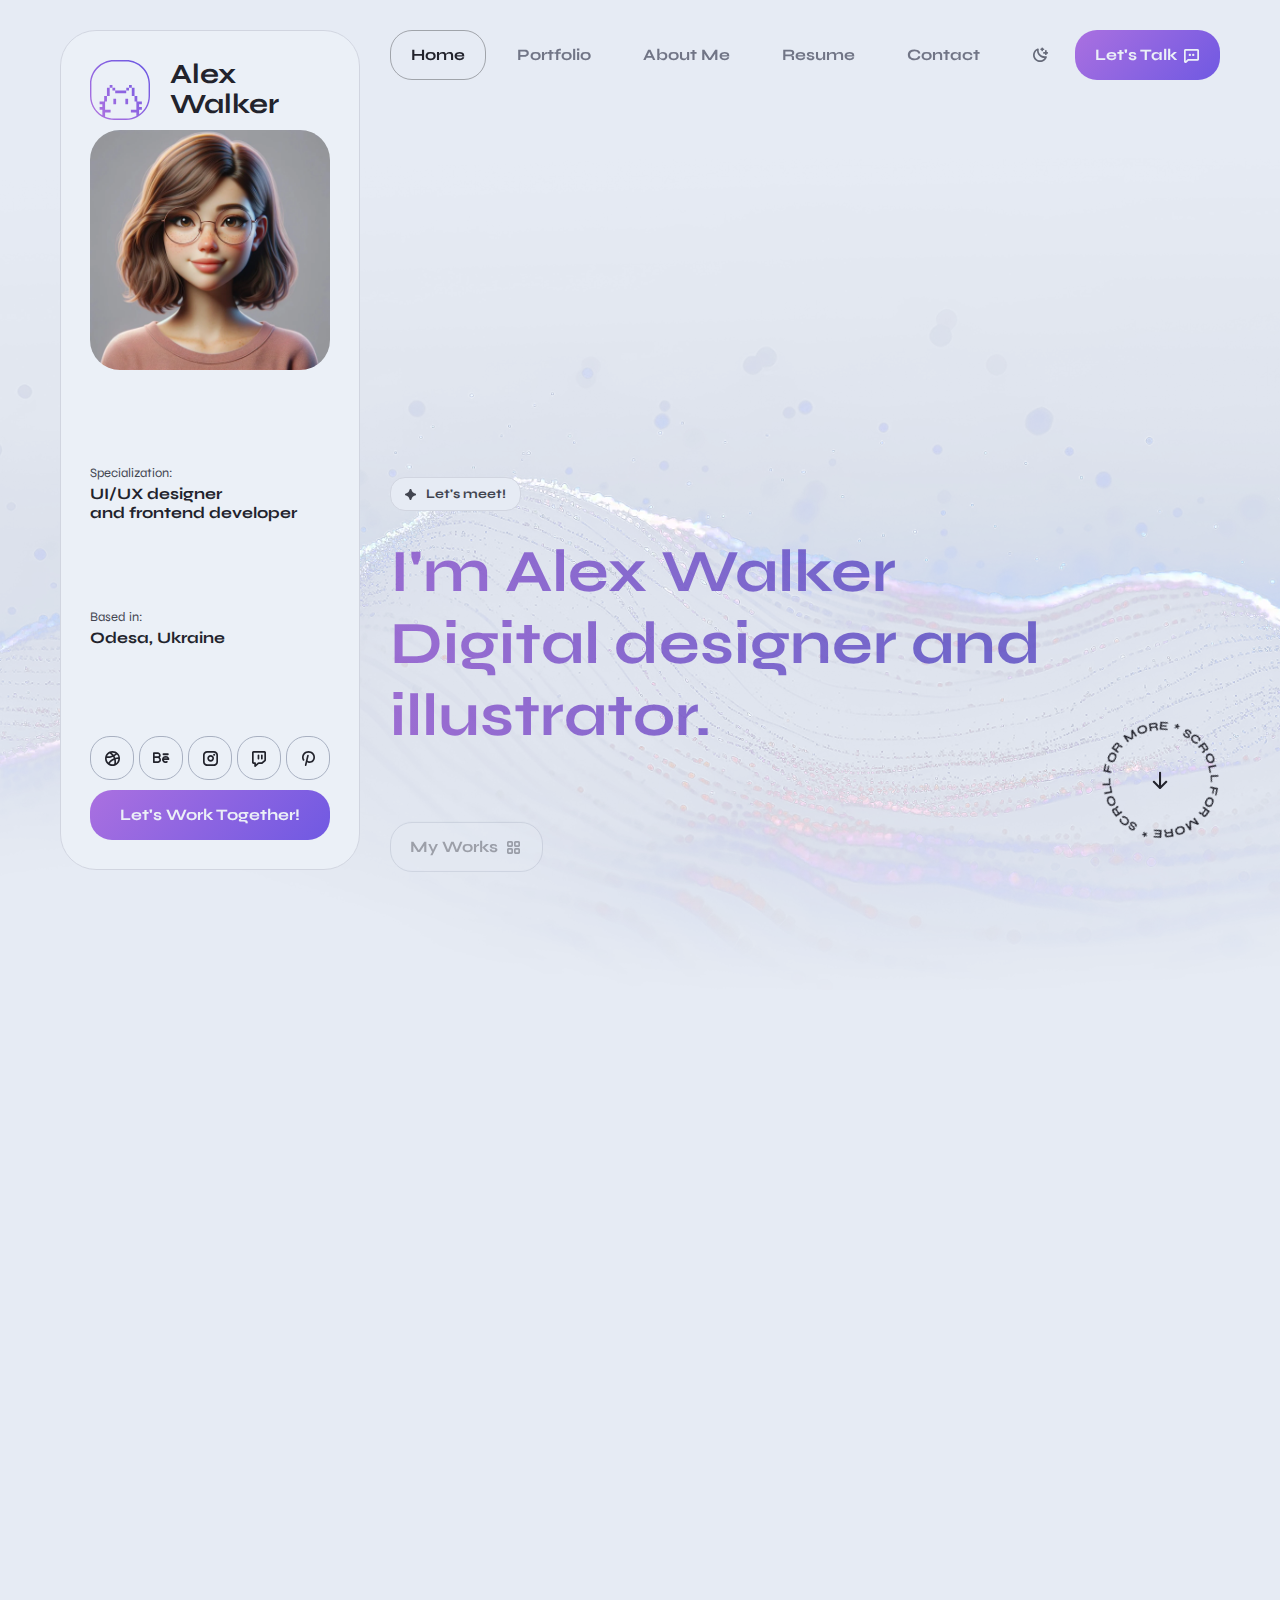
<file: index-image.html>
<!DOCTYPE html>
<html lang="en" dir="ltr">

  
<!-- Mirrored from mixdesign.club/themeforest/braxton/index-image.html by HTTrack Website Copier/3.x [XR&CO'2014], Sun, 11 May 2025 17:42:32 GMT -->
<!-- Added by HTTrack --><meta http-equiv="content-type" content="text/html;charset=utf-8" /><!-- /Added by HTTrack -->
<head>
    <meta charset="UTF-8">

    <!-- Page Title -->
    <title>Braxton - Personal Portfolio & Resume HTML Template</title>

    <!-- Meta Tags -->
    <meta name="description" content="Show yourself brightly with Braxton - unique and creative portfolio and resume template!">
    <meta name="keywords" content="mix_design, resume, portfolio, personal page, cv, template, one page, responsive, html5, css3, creative, clean">
    <meta name="author" content="mix_design">

    <!-- Viewport Meta-->
    <meta http-equiv="X-UA-Compatible" content="IE=edge">
    <meta name="viewport" content="width=device-width, initial-scale=1, maximum-scale=1">

    <!-- Template Favicon & Icons Start -->
    <link rel="icon" href="img/favicon/favicon.ico" sizes="any">
    <link rel="icon" href="img/favicon/icon.svg" type="image/svg+xml">
    <link rel="apple-touch-icon" href="img/favicon/apple-touch-icon.png">
    <link rel="manifest" href="img/favicon/manifest.webmanifest">
    <!-- Template Favicon & Icons End -->

    <!-- Facebook Metadata Start -->
    <meta property="og:image:height" content="1200">
    <meta property="og:image:width" content="1200">
    <meta property="og:title" content="Braxton - Personal Portfolio & Resume HTML Template">
    <meta property="og:description" content="Show yourself brightly with Braxton - unique and creative portfolio and resume template!">
    <meta property="og:url" content="https://mixdesign.club/themeforest/braxton">
    <meta property="og:image" content="img/favicon/og-image.html">
    <!-- Facebook Metadata End -->

    <!-- Template Styles Start -->
    <link rel="stylesheet" href="css/loaders/loader.css">
    <link rel="stylesheet" type="text/css" href="css/plugins.css">
    <link rel="stylesheet" type="text/css" href="css/main.css">
    <!-- Template Styles End -->

    <!-- Custom Browser Color Start -->
    <meta name="theme-color" media="(prefers-color-scheme: light)" content="#dcdce7">
    <meta name="theme-color" media="(prefers-color-scheme: dark)" content="#111111">
    <meta name="msapplication-navbutton-color" content="#111111">
    <meta name="mobile-web-app-capable" content="yes">
    <meta name="apple-mobile-web-app-status-bar-style" content="black-translucent">
    <!-- Custom Browser Color End -->
  </head>

  <body>

    <!-- Loader Start -->
    <div id="loader" class="loader">
      <div id="loaderContent" class="loader__content">
        <div class="loader__shadow"></div>
        <div class="loader__box"></div>
      </div>
    </div>
    <!-- Loader End -->

    <!-- Header Start -->
    <header id="header" class="header d-flex justify-content-between">

      <!-- Navigation Menu Start -->
      <div class="header__navigation">
        <nav id="menu" class="menu">
          <ul class="menu__list d-flex justify-content-start">
            <li class="menu__item">
              <a class="menu__link btn" href="#home">
                <span class="menu__caption">Home</span>
                <i class="ph-bold ph-house-simple"></i>
              </a>
            </li>
            <li class="menu__item">
              <a class="menu__link btn" href="#portfolio">
                <span class="menu__caption">Portfolio</span>
                <i class="ph-bold ph-squares-four"></i>
              </a>
            </li>
            <li class="menu__item">
              <a class="menu__link btn" href="#about">
                <span class="menu__caption">About Me</span>
                <i class="ph-bold ph-user"></i>
              </a>
            </li>
            <li class="menu__item">
              <a class="menu__link btn" href="#resume">
                <span class="menu__caption">Resume</span>
                <i class="ph-bold ph-article"></i>
              </a>
            </li>
            <li class="menu__item">
              <a class="menu__link btn" href="#contact">
                <span class="menu__caption">Contact</span>
                <i class="ph-bold ph-envelope"></i>
              </a>
            </li>
          </ul>
        </nav>
      </div>
      <!-- Navigation Menu End -->

      <!-- Header Controls Start -->
      <div class="header__controls d-flex justify-content-end">
        <button id="color-switcher" class="color-switcher header__switcher btn" type="button" role="switch" aria-label="light/dark mode" aria-checked="true"></button>
        <a id="notify-trigger" class="header__trigger btn" href="mailto:example@example.com?subject=Message%20from%20your%20site">
          <span class="trigger__caption">Let's Talk</span>
          <i class="ph-bold ph-chat-dots"></i>
        </a>
      </div>
      <!-- Header Controls End -->

    </header>
    <!-- Header End -->

    <!-- Image Background Layer Start -->
    <div id="imageBackground" class="image-background" data-speed="0.4"></div>
    <!-- Image Background Layer End -->

    <!-- Avatar Side Block Start -->
    <div id="avatar" class="avatar">
      <div class="avatar__container d-flex flex-column justify-content-lg-between">
        <!-- image and logo -->
        <div class="avatar__block">
          <div class="avatar__logo d-flex align-items-center">
            <div class="logo__image">
              <!-- Your Logo Here!!! -->
              <!--<img src="img/logo.svg" alt="Braxton - Personal Portfolio & Resume HTML Template Logo">-->
              <svg xmlns="http://www.w3.org/2000/svg" x="0px" y="0px"
                width="85px" height="85px" viewBox="0 0 85 85" 
                style="enable-background:new 0 0 85 85;" xml:space="preserve" class="gradient-fill">
                <style type="text/css">
                  .gradient-fill {
                    fill: url(#gradientFill);
                  }
                </style>
                <g>
                  <linearGradient id="gradientFill" gradientUnits="userSpaceOnUse" x1="9.9604" y1="75.0338" x2="75.0387" y2="9.9555">
                    <stop  offset="0" style="stop-color:var(--accent)"/>
                    <stop  offset="1" style="stop-color:var(--secondary)"/>
                  </linearGradient>
                  <path class="gradient-fill" d="M51,0H34C15.2,0,0,15.2,0,34v17c0,14.3,8.9,26.6,21.4,31.6c0,0,0,0,0,0l0,0C25.3,84.1,29.5,85,34,85h17
                    c6,0,11.7-1.6,16.6-4.3c0.1-0.1,0.2-0.1,0.3-0.2C78.1,74.6,85,63.6,85,51V34C85,15.2,69.8,0,51,0z M83,51c0,10.7-5.3,20.2-13.4,26
                    v-2.5v-3.9h3.9v-3.9h-3.9v-3.9h3.9v-3.9h-3.9H67v-3.9V51h-3.9v3.9v3.9h2.6v3.9v3.9v3.9h-3.9h-3.9v3.9h3.9h3.9v3.9v1
                    C61.3,81.7,56.3,83,51,83H34c-4.5,0-8.7-0.9-12.6-2.6v-2v-3.9h3.9h3.9v-3.9h-3.9h-3.9v-3.9v-3.9v-3.9H24v-3.9V51h-3.9v3.9v3.9h-2.6
                    h-3.9v3.9h3.9v3.9h-3.9v3.9h3.9v3.9v3.9C8.2,72.8,2,62.6,2,51V34C2,16.4,16.4,2,34,2h17c17.6,0,32,14.4,32,32V51z M50.1,54.9H54
                    v3.9v3.9h-3.9v-3.9V54.9z M33.1,54.9H37v3.9v3.9h-3.9v-3.9V54.9z M27.9,51H24v-3.9v-3.9v-3.9h3.9v3.9v3.9V51z M31.8,39.3h-3.9v-3.9
                    h3.9V39.3z M31.8,43.2v-3.9h3.9v3.9H31.8z M63.1,47.1V51h-3.9v-3.9v-3.9v-3.9h3.9v3.9V47.1z M35.7,47.1v-3.9h3.9h3.9h3.9h3.9v3.9
                    h-3.9h-3.9h-3.9H35.7z M59.2,39.3h-3.9v-3.9h3.9V39.3z M55.3,43.2h-3.9v-3.9h3.9V43.2z"/>
                </g>
              </svg>
            </div>
            <div class="logo__caption">
              <p>Alex<br>Walker</p>
            </div>
          </div>
          <div class="avatar__image">
            <img src="img/avatars/1024x1024_a04.webp" alt="Braxton - Personal Portfolio & Resume HTML Template Avatar">
          </div>
        </div>
        <!-- data caption #1 -->
        <div class="avatar__block">
          <h6>
            <small class="top">Specialization:</small>
            UI/UX designer<br>and frontend developer
          </h6>
        </div>
        <!-- data caption #2 -->
        <div class="avatar__block">
          <h6>
            <small class="top">Based in:</small>
            Odesa, Ukraine
          </h6>
        </div>
        <!-- socials and CTA button -->
        <div class="avatar__block">
          <div class="avatar__socials">
            <ul class="socials-square d-flex justify-content-between">
              <li class="socials-square__item">
                <a class="socials-square__link btn" href="https://dribbble.com/" target="_blank"><i class="ph-bold ph-dribbble-logo"></i></a>
              </li>
              <li class="socials-square__item">
                <a class="socials-square__link btn" href="https://www.behance.net/" target="_blank"><i class="ph-bold ph-behance-logo"></i></a>
              </li>
              <li class="socials-square__item">
                <a class="socials-square__link btn" href="https://www.instagram.com/" target="_blank"><i class="ph-bold ph-instagram-logo"></i></a>
              </li>
              <li class="socials-square__item">
                <a class="socials-square__link btn" href="https://www.twitch.tv/" target="_blank"><i class="ph-bold ph-twitch-logo"></i></a>
              </li>
              <li class="socials-square__item">
                <a class="socials-square__link btn" href="https://www.pinterest.com/" target="_blank"><i class="ph-bold ph-pinterest-logo"></i></a>
              </li>
            </ul>
          </div>
          <div class="avatar__btnholder">
            <a class="btn btn-default btn-fullwidth btn-hover btn-hover-accent" href="#contact" target="_blank">
              <span class="btn-caption">Let's Work Together!</span>
            </a>
          </div>
        </div>
      </div>
    </div>
    <!-- Avatar Side Block End -->

    <!-- Page Content Start -->
    <div id="content" class="content">
      <div class="content__wrapper">

        <!-- Intro Section Start -->
        <section id="home" class="main intro">

          <!-- Headline Start -->
          <div id="headline" class="headline d-flex align-items-start flex-column" data-speed="1">
            <p class="headline__subtitle animate-headline">
              <svg xmlns="http://www.w3.org/2000/svg" x="0px" y="0px" width="13px" height="13px" viewBox="0 0 13 13" fill="currentColor">
                <path fill="currentColor" d="M5.6,12.6c-0.5-0.8-0.7-2.4-1.7-3.5c-1-1-2.7-1.2-3.5-1.7C-0.1,7-0.1,6,0.4,5.6c0.8-0.5,2.3-0.6,3.5-1.8
                  C5,2.8,5.1,1.2,5.6,0.4C6-0.1,7-0.1,7.4,0.4c0.5,0.8,0.7,2.4,1.8,3.5c1.2,1.2,2.6,1.2,3.5,1.7c0.6,0.4,0.6,1.4,0,1.7
                  C11.8,7.9,10.2,8,9.1,9.1c-1,1-1.2,2.7-1.7,3.5C7,13.1,6,13.1,5.6,12.6z"/>
              </svg>
              <span>Let's meet!</span>
            </p>
            <h1 class="headline__title animate-headline">I'm Alex Walker<br>Digital designer and illustrator.</h1>
            <div class="headline__btnholder d-flex flex-column flex-sm-row">
              <a class="btn mobile-vertical btn-default btn-hover btn-hover-accent-mobile animate-headline" href="#portfolio">
                <span class="btn-caption">My Works</span>
                <i class="ph-bold ph-squares-four"></i>
              </a>
              <a class="btn mobile-vertical btn-default btn-hover btn-hover-outline-mobile animate-headline" href="#0">
                <span class="btn-caption">Download CV</span>
                <i class="ph-bold ph-download-simple"></i>
              </a>
            </div>
          </div>
          <!-- Headline End -->

          <!-- Scroll Button Start -->
          <div class="rotating-btn">
            <a href="#portfolio" class="rotating-btn__link slide-down">
              <!-- SVG rotating text -->
              <svg version="1.1" xmlns="http://www.w3.org/2000/svg" xmlns:xlink="http://www.w3.org/1999/xlink" x="0px" y="0px"
                viewBox="0 0 120 120" style="enable-background:new 0 0 120 120;" xml:space="preserve" 
                class="animate-rotation" data-value="360">
                <defs>
                  <path id="textPath" d="M110,59.5c0,27.6-22.4,50-50,50s-50-22.4-50-50s22.4-50,50-50S110,31.9,110,59.5z"/>
                </defs>
                <g>
                  <use xlink:href="#textPath" fill="none"></use>
                  <text>
                    <!-- button text here!!! -->
                    <textPath xlink:href="#textPath">Scroll for More * Scroll for More * </textPath>
                  </text>
                </g>
              </svg>
              <!-- arrow icon -->
              <i class="ph-bold ph-arrow-down"></i>
            </a>
          </div>
          <!-- Scroll Button End -->

        </section>
        <!-- Intro Section End -->

        <!-- Portfolio Section Start -->
        <section id="portfolio" class="inner inner-first portfolio">

          <!-- Content Block - H2 Section Title Start -->
          <div class="content__block section-grid-title">
            <p class="h2__subtitle animate-in-up">
              <svg xmlns="http://www.w3.org/2000/svg" x="0px" y="0px" width="13px" height="13px" viewBox="0 0 13 13" fill="currentColor">
                <path fill="currentColor" d="M5.6,12.6c-0.5-0.8-0.7-2.4-1.7-3.5c-1-1-2.7-1.2-3.5-1.7C-0.1,7-0.1,6,0.4,5.6c0.8-0.5,2.3-0.6,3.5-1.8
                  C5,2.8,5.1,1.2,5.6,0.4C6-0.1,7-0.1,7.4,0.4c0.5,0.8,0.7,2.4,1.8,3.5c1.2,1.2,2.6,1.2,3.5,1.7c0.6,0.4,0.6,1.4,0,1.7
                  C11.8,7.9,10.2,8,9.1,9.1c-1,1-1.2,2.7-1.7,3.5C7,13.1,6,13.1,5.6,12.6z"/>
              </svg>
              <span>Portfolio</span>
            </p>
            <h2 class="h2__title animate-in-up">Check out my featured projects</h2>
          </div>
          <!-- Content Block - H2 Section Title End -->

          <!-- Content Block - Works Gallery Start -->
          <div class="content__block grid-block">
            <div class="container-fluid px-0 inner__gallery">
              <div class="row gx-0 my-gallery" itemscope itemtype="http://schema.org/ImageGallery">
    
                <!-- Works Gallery Single Item Start -->
                <figure class="col-12 col-md-6 gallery__item grid-item animate-card-2" itemprop="associatedMedia" itemscope itemtype="http://schema.org/ImageObject">
                  <a href="img/works/1400x1400_w01.webp" data-image="img/works/1400x1400_w01.webp" class="gallery__link" itemprop="contentUrl" data-size="1400x1400">
                    <img src="img/works/800_w01-thumb.webp" class="gallery__image" itemprop="thumbnail" alt="Image description">
                  </a>
                  <figcaption class="gallery__descr" itemprop="caption description">
                    <h5>Isometric House</h5>
                    <div class="card__tags d-flex flex-wrap">
                      <span class="rounded-tag opposite">Illustrations</span>
                      <span class="rounded-tag opposite">3D Render</span>
                    </div>
                    <p class="small">Mauris porttitor lobortis ligula, quis molestie lorem scelerisque eu. Morbi aliquam enim odio.
                    </p>
                  </figcaption>
                </figure>
                <!-- Works Gallery Single Item End -->
    
                <!-- Works Gallery Single Item Start -->
                <figure class="col-12 col-md-6 gallery__item grid-item animate-card-2" itemprop="associatedMedia" itemscope itemtype="http://schema.org/ImageObject">
                  <a href="img/works/1400x1400_w02.webp" data-image="img/works/800_w02-thumb.webp" class="gallery__link" itemprop="contentUrl" data-size="1400x1400">
                    <img src="img/works/800_w02-thumb.webp" class="gallery__image" itemprop="thumbnail" alt="Image description">
                  </a>
                  <figcaption class="gallery__descr opposite" itemprop="caption description">
                    <h5 class="opposite">Dashboard Template</h5>
                    <div class="card__tags d-flex flex-wrap">
                      <span class="rounded-tag">UI Design</span>
                      <span class="rounded-tag">Figma</span>
                    </div>
                    <p class="small">Mauris porttitor lobortis ligula, quis molestie lorem scelerisque eu. Morbi aliquam enim odio,
                      a mollis ipsum tristique eu.
                    </p>
                  </figcaption>
                </figure>
                <!-- Works Gallery Single Item End -->
    
                <!-- Works Gallery Single Item Start -->
                <figure class="col-12 col-md-6 gallery__item grid-item animate-card-2" itemprop="associatedMedia" itemscope itemtype="http://schema.org/ImageObject">
                  <a href="img/works/1400x1400_w03.webp" data-image="img/works/800_w03-thumb.webp" class="gallery__link" itemprop="contentUrl" data-size="1400x1400">
                    <img src="img/works/800_w03-thumb.webp" class="gallery__image" itemprop="thumbnail" alt="Image description">
                  </a>
                  <figcaption class="gallery__descr opposite" itemprop="caption description">
                    <h5 class="opposite">Notification Icon</h5>
                    <div class="card__tags d-flex flex-wrap">
                      <span class="rounded-tag">Illustrations</span>
                      <span class="rounded-tag">3D Render</span>
                    </div>
                    <p class="small">Mauris porttitor lobortis ligula, quis molestie lorem scelerisque eu. Morbi aliquam enim odio,
                      a mollis ipsum tristique eu.
                    </p>
                  </figcaption>
                </figure>
                <!-- Works Gallery Single Item End -->
    
                <!-- Works Gallery Single Item Start -->
                <figure class="col-12 col-md-6 gallery__item grid-item animate-card-2" itemprop="associatedMedia" itemscope itemtype="http://schema.org/ImageObject">
                  <a href="img/works/1400x1400_w04.webp" data-image="img/works/800_w04-thumb.webp" class="gallery__link" itemprop="contentUrl" data-size="1400x1400">
                    <img src="img/works/800_w04-thumb.webp" class="gallery__image" itemprop="thumbnail" alt="Image description">
                  </a>
                  <figcaption class="gallery__descr " itemprop="caption description">
                    <h5>Smart Penguin</h5>
                    <div class="card__tags d-flex flex-wrap">
                      <span class="rounded-tag opposite">Illustrations</span>
                      <span class="rounded-tag opposite">AI Experiment</span>
                    </div>
                    <p class="small">Mauris porttitor lobortis ligula, quis molestie lorem scelerisque eu. Morbi aliquam enim odio,
                      a mollis ipsum tristique eu.
                    </p>
                  </figcaption>
                </figure>
                <!-- Works Gallery Single Item End -->
    
              </div>
            </div>
          </div>
          <!-- Content Block - Works Gallery End -->

        </section>
        <!-- Portfolio Section End -->

        <!-- About Section Start -->
        <section id="about" class="inner about">

          <!-- Content Block - H2 Section Title Start -->
          <div class="content__block section-grid-title">
            <p class="h2__subtitle animate-in-up">
              <svg xmlns="http://www.w3.org/2000/svg" x="0px" y="0px" width="13px" height="13px" viewBox="0 0 13 13" fill="currentColor">
                <path fill="currentColor" d="M5.6,12.6c-0.5-0.8-0.7-2.4-1.7-3.5c-1-1-2.7-1.2-3.5-1.7C-0.1,7-0.1,6,0.4,5.6c0.8-0.5,2.3-0.6,3.5-1.8
                  C5,2.8,5.1,1.2,5.6,0.4C6-0.1,7-0.1,7.4,0.4c0.5,0.8,0.7,2.4,1.8,3.5c1.2,1.2,2.6,1.2,3.5,1.7c0.6,0.4,0.6,1.4,0,1.7
                  C11.8,7.9,10.2,8,9.1,9.1c-1,1-1.2,2.7-1.7,3.5C7,13.1,6,13.1,5.6,12.6z"/>
              </svg>
              <span>About Me</span>
            </p>
            <h2 class="h2__title animate-in-up">Turning complex problems into simple design</h2>
          </div>
          <!-- Content Block - H2 Section Title End -->

          <!-- Content Block - Achievements Start -->
          <div class="content__block grid-block">
            <div class="achievements d-flex flex-column flex-md-row align-items-md-stretch">
              <!-- achievements single item -->
              <div class="achievements__item d-flex flex-column grid-item animate-card-3">
                <div class="achievements__card">
                  <p class="achievements__number">40+</p>
                  <p class="achievements__descr">Happy clients</p>
                </div>
              </div>
              <!-- achievements single item -->
              <div class="achievements__item d-flex flex-column grid-item animate-card-3">
                <div class="achievements__card">
                  <p class="achievements__number">2+</p>
                  <p class="achievements__descr">Years of experience</p>
                </div>
              </div>
              <!-- achievements single item -->
              <div class="achievements__item d-flex flex-column grid-item animate-card-3">
                <div class="achievements__card">
                  <p class="achievements__number">50+</p>
                  <p class="achievements__descr">Projects done</p>
                </div>
              </div>
            </div>
          </div>
          <!-- Content Block - Achievements End -->

          <!-- Content Block - About Me Data Start -->
          <div class="content__block grid-block block-large">
            <div class="container-fluid p-0">
              <div class="row g-0 justify-content-between">
                
                <!-- About Me Description Start -->
                <div class="col-12 col-xl-8 grid-item about-descr">
                  <p class="about-descr__text animate-in-up">
                    I wonder if I've been changed in the night? Let me think. Was I the same when I got up this morning? 
                    I almost think I can remember feeling a little different. 
                    But if I'm not the same, the 
                    <a href="#0" class="text-link">next question</a> 
                    is 'Who in the world am I?' Ah, that's the great puzzle!
                  </p>
                  <p class="about-descr__text animate-in-up">
                    Be what you would seem to be - or, if you'd like it put more simply - never imagine yourself not to be otherwise 
                    than what it might appear to others that what you were or 
                    <a href="#0" class="text-link">might have been</a> 
                    was not otherwise than what you had been 
                    would have appeared to them to be otherwise.
                  </p>
                  <div class="btn-group about-descr__btnholder animate-in-up">
                    <a class="btn mobile-vertical btn-default btn-hover btn-hover-accent" href="#0">
                      <span class="btn-caption">Download CV</span>
                      <i class="ph-bold ph-download-simple"></i>
                    </a>
                  </div>
                </div>
                <!-- About Me Description End -->
      
                <!-- About Me Information Start -->
                <div class="col-12 col-xl-4 grid-item about-info">
                  <div class="about-info__item animate-in-up">
                    <h6>
                      <small class="top">Name</small>
                      Alex Walker
                    </h6>
                  </div>
                  <div class="about-info__item animate-in-up">
                    <h6>
                      <small class="top">Phone</small>
                      <a class="text-link-bold" href="tel:+12127089400">+1 212-708-9400</a>
                    </h6>
                  </div>
                  <div class="about-info__item animate-in-up">
                    <h6>
                      <small class="top">Email</small>
                      <a class="text-link-bold" href="mailto:example@example.com?subject=Message%20from%20your%20site">hello@yourdomain.com</a>
                    </h6>
                  </div>
                  <div class="about-info__item animate-in-up">
                    <h6>
                      <small class="top">Location</small>
                      <a class="text-link-bold" href="https://maps.app.goo.gl/xMJXTEUeHkv6kYRQ6" target="_blank">Odesa, Ukraine</a>
                    </h6>
                  </div>
                </div>
                <!-- About Me Information End -->
      
              </div>
            </div>
          </div>
          <!-- Content Block - About Me Data End -->

          <!-- Content Block - Services Start -->
          <div class="content__block grid-block">
            <div class="container-fluid p-0">
              <div class="row g-0 align-items-stretch cards">
                <!-- services cards grid single item -->
                <div class="col-12 col-md-6 cards__item grid-item animate-card-2">
                  <div class="cards__card d-flex flex-column">
                    <div class="cards__descr">
                      <h4 class="cards__title animate-in-up">Frontend<br>development</h4>
                      <div class="cards__tags d-flex flex-wrap animate-in-up">
                        <span class="rounded-tag tag-outline">UI/UX Design</span>
                        <span class="rounded-tag tag-outline">Design to Code</span>
                      </div>
                      <p class="small cards__text animate-in-up">I work with HTML/CSS, Framer and WordPress.</p>
                    </div>
                    <div class="cards__image d-flex animate-in-up">
                      <img src="img/services/1200x900_s01.webp" alt="Service/Feature Image">
                    </div>
                  </div>
                </div>
                <!-- services grid cards single item -->
                <div class="col-12 col-md-6 cards__item grid-item animate-card-2">
                  <div class="cards__card d-flex flex-column">
                    <div class="cards__descr">
                      <h4 class="cards__title animate-in-up">Digital art and graphic design</h4>
                      <div class="cards__tags d-flex flex-wrap animate-in-up">
                        <span class="rounded-tag tag-outline">Illustrations</span>
                        <span class="rounded-tag tag-outline">AI Experiments</span>
                      </div>
                      <p class="small cards__text animate-in-up">I use Adobe Photoshop, Fresco and Blender to create 
                        illustrations and 3D renders for my clients and stocks.
                      </p>
                    </div>
                    <div class="cards__image d-flex animate-in-up">
                      <img src="img/services/1200x900_s02.webp" alt="Service/Feature Image">
                    </div>
                  </div>
                </div>
                <!-- services grid cards single item -->
                <div class="col-12 col-md-6 cards__item grid-item animate-card-2">
                  <div class="cards__card d-flex flex-column">
                    <div class="cards__descr">
                      <h4 class="cards__title animate-in-up">SEO/Digital marketing solutions</h4>
                      <div class="cards__tags d-flex flex-wrap animate-in-up">
                        <span class="rounded-tag tag-outline">Social Media</span>
                        <span class="rounded-tag tag-outline">Analytics</span>
                      </div>
                      <p class="small cards__text animate-in-up">Social media content plans, media monitoring, email and text messaging
                        and search engine optimization.
                      </p>
                    </div>
                    <div class="cards__image d-flex">
                      <img src="img/services/1200x900_s03.webp" alt="Service/Feature Image">
                    </div>
                  </div>
                </div>
                <!-- services grid cards single item -->
                <div class="col-12 col-md-6 cards__item grid-item animate-card-2">
                  <div class="cards__card d-flex flex-column">
                    <div class="cards__descr">
                      <h4 class="cards__title animate-in-up">Brand<br>identity</h4>
                      <div class="cards__tags d-flex flex-wrap animate-in-up">
                        <span class="rounded-tag tag-outline">Logo Design</span>
                        <span class="rounded-tag tag-outline">Style Guides</span>
                      </div>
                      <p class="small cards__text animate-in-up">I help my clients to develop a personality and brand voice, 
                        design the brand look and logo.
                      </p>
                    </div>
                    <div class="cards__image d-flex animate-in-up">
                      <img src="img/services/1200x900_s04.webp" alt="Service/Feature Image">
                    </div>
                  </div>
                </div>
    
              </div>
            </div>
          </div>
          <!-- Content Block - Services End -->

        </section>
        <!-- About Section End -->

        <!-- Resume Section Start -->
        <section id="resume" class="inner resume">

          <!-- Content Block - H2 Section Title Start -->
          <div class="content__block block-large">
            <p class="h2__subtitle animate-in-up">
              <svg xmlns="http://www.w3.org/2000/svg" x="0px" y="0px" width="13px" height="13px" viewBox="0 0 13 13" fill="currentColor">
                <path fill="currentColor" d="M5.6,12.6c-0.5-0.8-0.7-2.4-1.7-3.5c-1-1-2.7-1.2-3.5-1.7C-0.1,7-0.1,6,0.4,5.6c0.8-0.5,2.3-0.6,3.5-1.8
                  C5,2.8,5.1,1.2,5.6,0.4C6-0.1,7-0.1,7.4,0.4c0.5,0.8,0.7,2.4,1.8,3.5c1.2,1.2,2.6,1.2,3.5,1.7c0.6,0.4,0.6,1.4,0,1.7
                  C11.8,7.9,10.2,8,9.1,9.1c-1,1-1.2,2.7-1.7,3.5C7,13.1,6,13.1,5.6,12.6z"/>
              </svg>
              <span>Resume</span>
            </p>
            <h2 class="h2__title animate-in-up">Education and practical experience</h2>
            <p class="h2__text animate-in-up">
              Be what you would seem to be - or, if you'd like it put more simply - never imagine yourself not to be otherwise 
              than what it might appear to others that what you were or 
              <a href="#0" class="text-link">might have been</a> 
              was not otherwise than what you had been 
              would have appeared to them to be otherwise.
            </p>
          </div>
          <!-- Content Block - H2 Section Title End -->

          <!-- Content Block - Education Start -->
          <div class="content__block block-large">

            <!-- H3 Block Start -->
            <div class="section-h3">
              <h3 class="h3__title animate-in-up">My education</h3>
            </div>
            <!-- H3 Block End -->

            <!-- Education Lines Start -->
            <div class="container-fluid p-0 resume-lines">
              <!-- education single item -->
              <div class="row g-0 resume-lines__item animate-in-up">
                <div class="col-12 col-md-2">
                  <span class="resume-lines__date animate-in-up">2015 - 2016</span>
                </div>
                <div class="col-12 col-md-5">
                  <h5 class="resume-lines__title animate-in-up">Drawing Concentration</h5>
                  <p class="resume-lines__source animate-in-up">Course by
                    <a href="#0" class="text-link-bold" target="_blank">New York Academy of Art</a>
                  </p>
                </div>
                <div class="col-12 col-md-5">
                  <p class="small resume-lines__descr animate-in-up">Intensive drawing courses that present the fundamental principles of drawing.</p>
                </div>
              </div>
              <!-- education single item -->
              <div class="row g-0 resume-lines__item animate-in-up">
                <div class="col-12 col-md-2">
                  <span class="resume-lines__date animate-in-up">2019 - 2021</span>
                </div>
                <div class="col-12 col-md-5">
                  <h5 class="resume-lines__title animate-in-up">UI/UX Design Specialization</h5>
                  <p class="resume-lines__source animate-in-up">Course by 
                    <a href="#0" class="text-link-bold" target="_blank">California Institute of Arts</a>
                  </p>
                </div>
                <div class="col-12 col-md-5">
                  <p class="small resume-lines__descr animate-in-up">Research, design, and prototype effective, visually-driven websites and apps.</p>
                </div>
              </div>
              <!-- education single item -->
              <div class="row g-0 resume-lines__item animate-in-up">
                <div class="col-12 col-md-2">
                  <span class="resume-lines__date animate-in-up">2022</span>
                </div>
                <div class="col-12 col-md-5">
                  <h5 class="resume-lines__title animate-in-up">UI/UX Designer</h5>
                  <p class="resume-lines__source animate-in-up"> Course by
                    <a href="#0" class="text-link-bold" target="_blank">Coursera</a>
                  </p>
                </div>
                <div class="col-12 col-md-5">
                  <p class="small resume-lines__descr animate-in-up">This cource is about how to complete the design process from beginning to end.</p>
                </div>
              </div>
            </div>
            <!-- Education Lines End -->

          </div>
          <!-- Content Block - Education End -->

          <!-- Content Block - Experience Start -->
          <div class="content__block block-large">

            <!-- H3 Block Start -->
            <div class="section-h3">
              <h3 class="h3__title animate-in-up">Work experience</h3>
            </div>
            <!-- H3 Block End -->

            <!-- Experience Lines Start -->
            <div class="container-fluid p-0 resume-lines">
              <!-- experience single item -->
              <div class="row g-0 resume-lines__item animate-in-up">
                <div class="col-12 col-md-2">
                  <span class="resume-lines__date animate-in-up">2018 - 2019</span>
                </div>
                <div class="col-12 col-md-5">
                  <h5 class="resume-lines__title animate-in-up">Illustrator</h5>
                  <p class="resume-lines__source animate-in-up">in the 
                    <a href="#0" class="text-link-bold" target="_blank">Creative Mind</a>
                    agency
                  </p>
                </div>
                <div class="col-12 col-md-5">
                  <p class="small resume-lines__descr animate-in-up">I created original images for a range of digital and printed products.</p>
                </div>
              </div>
              <!-- experience single item -->
              <div class="row g-0 resume-lines__item animate-in-up">
                <div class="col-12 col-md-2">
                  <span class="resume-lines__date animate-in-up">2019 - 2021</span>
                </div>
                <div class="col-12 col-md-5">
                  <h5 class="resume-lines__title animate-in-up">Graphic Designer</h5>
                  <p class="resume-lines__source animate-in-up">in the
                    <a href="#0" class="text-link-bold" target="_blank">Moon Light</a>
                    agency
                  </p>
                </div>
                <div class="col-12 col-md-5">
                  <p class="small resume-lines__descr animate-in-up">My job was to create adverts, branding, signage and other media products.</p>
                </div>
              </div>
              <!-- experience single item -->
              <div class="row g-0 resume-lines__item animate-in-up">
                <div class="col-12 col-md-2">
                  <span class="resume-lines__date animate-in-up">2021 - now</span>
                </div>
                <div class="col-12 col-md-5">
                  <h5 class="resume-lines__title animate-in-up">UI/UX Designer</h5>
                  <p class="resume-lines__source animate-in-up">in the
                    <a href="#0" class="text-link-bold" target="_blank">Moon Light</a>
                    agency
                  </p>
                </div>
                <div class="col-12 col-md-5">
                  <p class="small resume-lines__descr animate-in-up">I am actively involved in creating user interfaces for mobile apps and websites.</p>
                </div>
              </div>
            </div>
            <!-- Experience Lines End -->

          </div>
          <!-- Content Block - Experience End -->

          <!-- Content Block - H3 Block Start -->
          <div class="content__block">
            <div class="section-h3 section-h3-grid">
              <h3 class="h3__title animate-in-up">My favourite tools</h3>
            </div>
          </div>
          <!-- Content Block - H3 Block End -->

          <!-- Content Block - Tools List Start -->
          <div class="content__block grid-block block-large">
            <!-- Tools List Start -->
            <div class="tools-cards d-flex justify-content-start flex-wrap">
              <!-- tools simgle item -->
              <div class="tools-cards__item d-flex grid-item-s animate-card-5">
                <div class="tools-cards__card">
                  <img class="tools-cards__icon animate-in-up" src="img/icons/icon-photoshop.svg" alt="Tools Icon">
                  <h6 class="tools-cards__caption animate-in-up">Photoshop</h6>
                </div>
              </div>
              <!-- tools simgle item -->
              <div class="tools-cards__item d-flex grid-item-s animate-card-5">
                <div class="tools-cards__card">
                  <img class="tools-cards__icon animate-in-up" src="img/icons/icon-figma.svg" alt="Tools Icon">
                  <h6 class="tools-cards__caption animate-in-up">Figma</h6>
                </div>
              </div>
              <!-- tools simgle item -->
              <div class="tools-cards__item d-flex grid-item-s animate-card-5">
                <div class="tools-cards__card">
                  <img class="tools-cards__icon animate-in-up" src="img/icons/icon-illustrator.svg" alt="Tools Icon">
                  <h6 class="tools-cards__caption animate-in-up">Illustrator</h6>
                </div>
              </div>
              <!-- tools simgle item -->
              <div class="tools-cards__item d-flex grid-item-s animate-card-5">
                <div class="tools-cards__card">
                  <img class="tools-cards__icon animate-in-up" src="img/icons/icon-scketch.svg" alt="Tools Icon">
                  <h6 class="tools-cards__caption animate-in-up">Sketch</h6>
                </div>
              </div>
              <!-- tools simgle item -->
              <div class="tools-cards__item d-flex grid-item-s animate-card-5">
                <div class="tools-cards__card">
                  <img class="tools-cards__icon animate-in-up" src="img/icons/icon-blender.svg" alt="Tools Icon">
                  <h6 class="tools-cards__caption animate-in-up">Blender</h6>
                </div>
              </div>
              <!-- tools simgle item -->
              <div class="tools-cards__item d-flex grid-item-s animate-card-5">
                <div class="tools-cards__card">
                  <img class="tools-cards__icon animate-in-up" src="img/icons/icon-html.svg" alt="Tools Icon">
                  <h6 class="tools-cards__caption animate-in-up">HTML5</h6>
                </div>
              </div>
              <!-- tools simgle item -->
              <div class="tools-cards__item d-flex grid-item-s animate-card-5">
                <div class="tools-cards__card">
                  <img class="tools-cards__icon animate-in-up" src="img/icons/icon-css.svg" alt="Tools Icon">
                  <h6 class="tools-cards__caption animate-in-up">CSS3</h6>
                </div>
              </div>
              <!-- tools simgle item -->
              <div class="tools-cards__item d-flex grid-item-s animate-card-5">
                <div class="tools-cards__card">
                  <img class="tools-cards__icon animate-in-up" src="img/icons/icon-notion.svg" alt="Tools Icon">
                  <h6 class="tools-cards__caption animate-in-up">Notion</h6>
                </div>
              </div>
            </div>
            <!-- Tools List End -->
          </div>
          <!-- Content Block - Tools List End -->

          <!-- Content Block - H2 Block Start -->
          <div class="content__block section-title">
            <p class="h2__subtitle animate-in-up">
              <svg xmlns="http://www.w3.org/2000/svg" x="0px" y="0px" width="13px" height="13px" viewBox="0 0 13 13" fill="currentColor">
                <path fill="currentColor" d="M5.6,12.6c-0.5-0.8-0.7-2.4-1.7-3.5c-1-1-2.7-1.2-3.5-1.7C-0.1,7-0.1,6,0.4,5.6c0.8-0.5,2.3-0.6,3.5-1.8
                  C5,2.8,5.1,1.2,5.6,0.4C6-0.1,7-0.1,7.4,0.4c0.5,0.8,0.7,2.4,1.8,3.5c1.2,1.2,2.6,1.2,3.5,1.7c0.6,0.4,0.6,1.4,0,1.7
                  C11.8,7.9,10.2,8,9.1,9.1c-1,1-1.2,2.7-1.7,3.5C7,13.1,6,13.1,5.6,12.6z"/>
              </svg>
              <span>Testimonials</span>
            </p>
            <h2 class="h2__title animate-in-up">Clients say about me</h2>
          </div>
          <!-- Content Block - H2 Block End -->

          <!-- Content Block - Testimonials Slider Start -->
          <div class="content__block">

            <!-- Testimonials Slider Start -->
            <div class="testimonials-slider">
              <!-- slider main container -->
              <div class="swiper-testimonials">
                <!-- additional required wrapper -->
                <div class="swiper-wrapper">
                  <!-- slides -->
                  <div class="swiper-slide">
                    <div class="testimonials-card animate-in-up">
                      <div class="testimonials-card__tauthor d-flex animate-in-up">
                        <div class="tauthor__avatar">
                          <img src="img/avatars/400x400_t01.webp" alt="Review Author">
                        </div>
                        <div class="tauthor__info d-flex flex-column justify-content-center">
                          <p class="tauthor__name">Alex Tomato</p>
                          <p class="tauthor__position">Brand Manager in 
                            <a href="#0" class="text-link-bold" target="_blank">Instant Design</a>
                          </p>
                          <div class="tauthor__rating d-flex">
                            <i class="ph-fill ph-star"></i>
                            <i class="ph-fill ph-star"></i>
                            <i class="ph-fill ph-star"></i>
                            <i class="ph-fill ph-star"></i>
                            <i class="ph-fill ph-star"></i>
                          </div>
                        </div>
                      </div>
                      <div class="testimonials-card__descr animate-in-up">
                        <p>Lorem ipsum dolor sit amet, consectetuer adipiscing elit, sed diam nonummy nibh euismod tincidunt ut 
                          laoreet dolore magna aliquam erat volutpat. Ut wisi enim ad minim veniam, quis nostrud. Dolore magna aliquam.</p>
                      </div>
                      <div class="testimonials-card__btnholder animate-in-up">
                        <a class="btn mobile-vertical btn-line btn-transparent slide-right" href="#0">
                          <span class="btn-caption">Project Page</span>
                          <i class="ph-bold ph-arrow-right"></i>
                        </a>
                      </div>
                    </div>
                  </div>
                  <div class="swiper-slide">
                    <div class="testimonials-card  animate-in-up">
                      <div class="testimonials-card__tauthor d-flex  animate-in-up">
                        <div class="tauthor__avatar">
                          <img src="img/avatars/400x400_t02.webp" alt="Review Author">
                        </div>
                        <div class="tauthor__info d-flex flex-column justify-content-center">
                          <p class="tauthor__name">Jenny Pineapple</p>
                          <p class="tauthor__position">SEO in 
                            <a href="#0" class="text-link-bold" target="_blank">Creative People</a>
                          </p>
                          <div class="tauthor__rating d-flex">
                            <i class="ph-fill ph-star"></i>
                            <i class="ph-fill ph-star"></i>
                            <i class="ph-fill ph-star"></i>
                            <i class="ph-fill ph-star"></i>
                            <i class="ph-fill ph-star"></i>
                          </div>
                        </div>
                      </div>
                      <div class="testimonials-card__descr animate-in-up">
                        <p>Lorem ipsum dolor sit amet, consectetuer adipiscing elit, sed diam nonummy nibh euismod tincidunt ut 
                          laoreet dolore magna aliquam erat volutpat. Ut wisi enim ad minim veniam, quis nostrud. Dolore magna aliquam.</p>
                      </div>
                      <div class="testimonials-card__btnholder animate-in-up">
                        <a class="btn mobile-vertical btn-line btn-transparent slide-right" href="#0">
                          <span class="btn-caption">Project Page</span>
                          <i class="ph-bold ph-arrow-right"></i>
                        </a>
                      </div>
                    </div>
                  </div>
                </div>
                <!-- navigation buttons -->
                <div class="swiper-button-prev mxd-slider-btn-square mxd-slider-btn-square-prev animate-in-up">
                  <a class="btn btn-square btn-square-s btn-outline slide-left" href="#0">
                    <i class="ph-bold ph-caret-left"></i>
                  </a>
                </div>
                <div class="swiper-button-next mxd-slider-btn-square mxd-slider-btn-square-next animate-in-up">
                  <a class="btn btn-square btn-square-s btn-outline slide-right" href="#0">
                    <i class="ph-bold ph-caret-right"></i>
                  </a>
                </div>
              </div>
            </div>
            <!-- Testimonials Slider End -->

          </div>
          <!-- Content Block - Testimonials Slider End -->

        </section>
        <!-- Resume Section End -->

        <!-- Contact Section Start -->
        <section id="contact" class="inner contact">

          <!-- Content Block - H2 Section Title Start -->
          <div class="content__block section-title">
            <p class="h2__subtitle  animate-in-up">
              <svg xmlns="http://www.w3.org/2000/svg" x="0px" y="0px" width="13px" height="13px" viewBox="0 0 13 13" fill="currentColor">
                <path fill="currentColor" d="M5.6,12.6c-0.5-0.8-0.7-2.4-1.7-3.5c-1-1-2.7-1.2-3.5-1.7C-0.1,7-0.1,6,0.4,5.6c0.8-0.5,2.3-0.6,3.5-1.8
                  C5,2.8,5.1,1.2,5.6,0.4C6-0.1,7-0.1,7.4,0.4c0.5,0.8,0.7,2.4,1.8,3.5c1.2,1.2,2.6,1.2,3.5,1.7c0.6,0.4,0.6,1.4,0,1.7
                  C11.8,7.9,10.2,8,9.1,9.1c-1,1-1.2,2.7-1.7,3.5C7,13.1,6,13.1,5.6,12.6z"/>
              </svg>
              <span>Contact</span>
            </p>
            <h2 class="h2__title  animate-in-up">Let's make something awesome together!</h2>
          </div>
          <!-- Content Block - H2 Section Title End -->

          <!-- Content Block - Contact Form Start -->
          <div class="content__block grid-block block-grid-large">
            <div class="form-container">

              <!-- Reply Messages Start -->
              <div class="form__reply centered text-center">
                <i class="ph-bold ph-smiley reply__icon"></i>
                <p class="reply__title">Done!</p>
                <span class="reply__text">Thanks for your message. I'll get back as soon as possible.</span>
              </div> 
              <!-- Reply Messages End -->

              <!-- Contact Form Start -->
              <form class="form contact-form" id="contact-form">
                <!-- Hidden Required Fields -->
                <input type="hidden" name="project_name" value="Starter Template">
                <input type="hidden" name="admin_email" value="support@mixdesign.club">
                <input type="hidden" name="form_subject" value="Contact Form Message">
                <!-- END Hidden Required Fields-->
                <div class="container-fluid p-0">
                  <div class="row gx-0">
                    <div class="col-12 col-md-6 form__item animate-in-up">
                      <input type="text" name="Name" placeholder="Your Name*" required>
                    </div>
                    <div class="col-12 col-md-6 form__item animate-in-up">
                      <input type="text" name="Company" placeholder="Company Name">
                    </div>
                    <div class="col-12 col-md-6 form__item animate-in-up">
                      <input type="email" name="E-mail" placeholder="Email Adress*" required>
                    </div>
                    <div class="col-12 col-md-6 form__item animate-in-up">
                      <input type="tel" name="Phone" placeholder="Phone Number*" required>
                    </div>
                    <div class="col-12 form__item animate-in-up">
                      <textarea name="Message" placeholder="A Few Words*" required></textarea>
                    </div>
                    <div class="col-12 form__item animate-in-up">
                      <button class="btn btn-default btn-hover btn-hover-accent" type="submit">
                        <span class="btn-caption">Send Message</span>
                        <i class="ph-bold ph-paper-plane-tilt"></i>
                      </button>
                    </div>
                  </div>
                </div>
              </form>
              <!-- Contact Form End -->

            </div>
          </div>
          <!-- Content Block - Contact Form End -->

          <!-- Content Block - Socials Cards Start -->
          <div class="content__block grid-block">
            <div class="socials-cards d-flex justify-content-start flex-wrap">
              <!-- socials item -->
              <div class="socials-cards__item d-flex grid-item-s animate-card-5">
                <div class="socials-cards__card">
                  <i class="ph-bold ph-dribbble-logo"></i>
                  <a class="socials-cards__link" href="https://dribbble.com/" target="_blank"></a>
                </div>
              </div>
              <!-- socials item -->
              <div class="socials-cards__item d-flex grid-item-s animate-card-5">
                <div class="socials-cards__card">
                  <i class="ph-bold ph-behance-logo"></i>
                  <a class="socials-cards__link" href="https://www.behance.net/" target="_blank"></a>
                </div>
              </div>
              <!-- socials item -->
              <div class="socials-cards__item d-flex grid-item-s animate-card-5">
                <div class="socials-cards__card">
                  <i class="ph-bold ph-instagram-logo"></i>
                  <a class="socials-cards__link" href="https://www.instagram.com/" target="_blank"></a>
                </div>
              </div>
              <!-- socials item -->
              <div class="socials-cards__item d-flex grid-item-s animate-card-5">
                <div class="socials-cards__card">
                  <i class="ph-bold ph-twitch-logo"></i>
                  <a class="socials-cards__link" href="https://www.twitch.tv/" target="_blank"></a>
                </div>
              </div>
              <!-- socials item -->
              <div class="socials-cards__item d-flex grid-item-s animate-card-5">
                <div class="socials-cards__card">
                  <i class="ph-bold ph-pinterest-logo"></i>
                  <a class="socials-cards__link" href="https://www.pinterest.com/" target="_blank"></a>
                </div>
              </div>
            </div>
          </div>
          <!-- Content Block - Socials Cards End -->

          <!-- Content Block - Teaser Start -->
          <div class="content__block">
            <div class="teaser">
              <p class="teaser__text animate-in-up">Want to know more about me, tell me 
                about your project or just to say hello? 
                <a class="text-link-bold" href="mailto:example@example.com?subject=Message%20from%20your%20site">Drop me a line</a> 
                and I'll get back 
                as soon as possible.
              </p>
            </div>
          </div>
          <!-- Content Block - Teaser End -->

          <!-- Content Block - Contact Data Start -->
          <div class="content__block">
            <div class="container-fluid p-0 contact-lines animate-in-up">
              <div class="row g-0 contact-lines__item">
                <!-- data item -->
                <div class="col-12 col-md-4 contact-lines__data">
                  <p class="contact-lines__title animate-in-up">Location</p>
                  <p class="contact-lines__text animate-in-up">
                    <a class="text-link-bold" href="https://maps.app.goo.gl/xMJXTEUeHkv6kYRQ6" target="_blank">Odesa, Ukraine</a>
                  </p>
                </div>
                <!-- data item -->
                <div class="col-12 col-md-4 contact-lines__data">
                  <p class="contact-lines__title animate-in-up">Phone</p>
                  <p class="contact-lines__text animate-in-up">
                    <a class="text-link-bold" href="tel:+12127089400">+1 212-708-9400</a>
                  </p>
                </div>
                <!-- data item -->
                <div class="col-12 col-md-4 contact-lines__data">
                  <p class="contact-lines__title animate-in-up">Email</p>
                  <p class="contact-lines__text animate-in-up">
                    <a class="text-link-bold" href="mailto:example@example.com?subject=Message%20from%20your%20site">hello@alexwalker.com</a>
                  </p>
                </div>
              </div>
            </div>
          </div>
          <!-- Content Block - Contact Data End -->

        </section>
        <!-- Contact Section End -->

      </div>
    </div>
    <!-- Page Content End -->

    <!-- Root element of PhotoSwipe. Must have class pswp. -->
    <div class="pswp" tabindex="-1" role="dialog" aria-hidden="true">

      <!-- Background of PhotoSwipe.
      It's a separate element, as animating opacity is faster than rgba(). -->
      <div class="pswp__bg"></div>

      <!-- Slides wrapper with overflow:hidden. -->
      <div class="pswp__scroll-wrap">

        <!-- Container that holds slides. PhotoSwipe keeps only 3 slides in DOM to save memory. -->
        <!-- don't modify these 3 pswp__item elements, data is added later on. -->
        <div class="pswp__container">
          <div class="pswp__item"></div>
          <div class="pswp__item"></div>
          <div class="pswp__item"></div>
        </div>

        <!-- Default (PhotoSwipeUI_Default) interface on top of sliding area. Can be changed. -->
        <div class="pswp__ui pswp__ui--hidden">

          <div class="pswp__top-bar">

            <!--  Controls are self-explanatory. Order can be changed. -->

            <div class="pswp__counter"></div>

            <button class="pswp__button pswp__button--close link-s" title="Close (Esc)"></button>

            <button class="pswp__button pswp__button--share link-s" title="Share"></button>

            <button class="pswp__button pswp__button--fs link-s" title="Toggle fullscreen"></button>

            <button class="pswp__button pswp__button--zoom link-s" title="Zoom in/out"></button>

            <!-- Preloader demo http://codepen.io/dimsemenov/pen/yyBWoR -->
            <!-- element will get class pswp__preloader-active when preloader is running -->
            <div class="pswp__preloader">
              <div class="pswp__preloader__icn">
                <div class="pswp__preloader__cut">
                  <div class="pswp__preloader__donut"></div>
                </div>
              </div>
            </div>
          </div>

            <div class="pswp__share-modal pswp__share-modal--hidden pswp__single-tap">
              <div class="pswp__share-tooltip"></div>
            </div>

            <button class="pswp__button pswp__button--arrow--left link-s" title="Previous (arrow left)"></button>

            <button class="pswp__button pswp__button--arrow--right link-s" title="Next (arrow right)"></button>

            <div class="pswp__caption">
              <div class="pswp__caption__center"></div>
            </div>

        </div>

      </div>

    </div>

    <!-- Load Scripts Start -->
    <script src="js/libs.min.js"></script>
    <script src="js/app.js"></script>
    <script src="js/gallery-init.js"></script>
    <!-- Load Scripts End -->
    
  </body>


<!-- Mirrored from mixdesign.club/themeforest/braxton/index-image.html by HTTrack Website Copier/3.x [XR&CO'2014], Sun, 11 May 2025 17:42:33 GMT -->
</html>
</file>
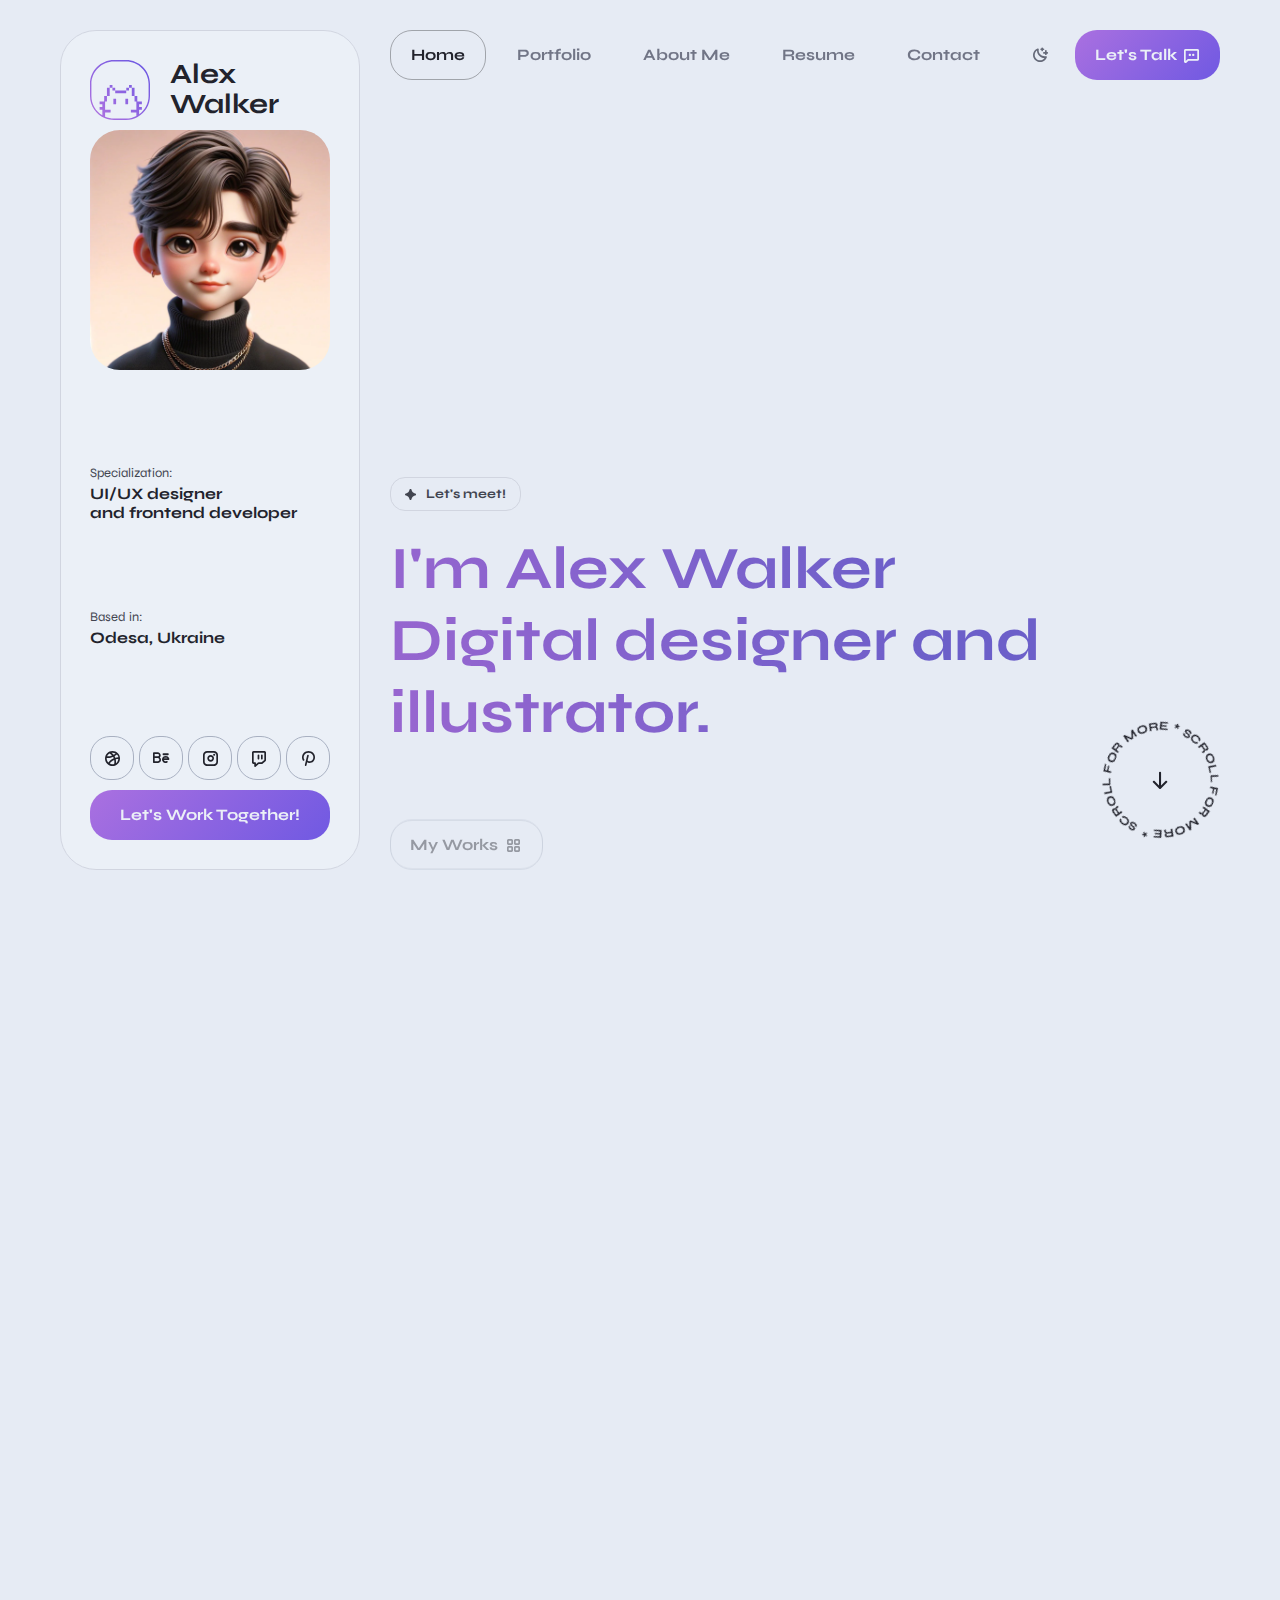
<file: index-solid-color.html>
<!DOCTYPE html>
<html lang="en" dir="ltr">

  
<!-- Mirrored from mixdesign.club/themeforest/braxton/index-solid-color.html by HTTrack Website Copier/3.x [XR&CO'2014], Sun, 11 May 2025 17:42:33 GMT -->
<!-- Added by HTTrack --><meta http-equiv="content-type" content="text/html;charset=utf-8" /><!-- /Added by HTTrack -->
<head>
    <meta charset="UTF-8">

    <!-- Page Title -->
    <title>Braxton - Personal Portfolio & Resume HTML Template</title>

    <!-- Meta Tags -->
    <meta name="description" content="Show yourself brightly with Braxton - unique and creative portfolio and resume template!">
    <meta name="keywords" content="mix_design, resume, portfolio, personal page, cv, template, one page, responsive, html5, css3, creative, clean">
    <meta name="author" content="mix_design">

    <!-- Viewport Meta-->
    <meta http-equiv="X-UA-Compatible" content="IE=edge">
    <meta name="viewport" content="width=device-width, initial-scale=1, maximum-scale=1">

    <!-- Template Favicon & Icons Start -->
    <link rel="icon" href="img/favicon/favicon.ico" sizes="any">
    <link rel="icon" href="img/favicon/icon.svg" type="image/svg+xml">
    <link rel="apple-touch-icon" href="img/favicon/apple-touch-icon.png">
    <link rel="manifest" href="img/favicon/manifest.webmanifest">
    <!-- Template Favicon & Icons End -->

    <!-- Facebook Metadata Start -->
    <meta property="og:image:height" content="1200">
    <meta property="og:image:width" content="1200">
    <meta property="og:title" content="Braxton - Personal Portfolio & Resume HTML Template">
    <meta property="og:description" content="Show yourself brightly with Braxton - unique and creative portfolio and resume template!">
    <meta property="og:url" content="https://mixdesign.club/themeforest/braxton">
    <meta property="og:image" content="img/favicon/og-image.html">
    <!-- Facebook Metadata End -->

    <!-- Template Styles Start -->
    <link rel="stylesheet" href="css/loaders/loader.css">
    <link rel="stylesheet" type="text/css" href="css/plugins.css">
    <link rel="stylesheet" type="text/css" href="css/main.css">
    <!-- Template Styles End -->

    <!-- Custom Browser Color Start -->
    <meta name="theme-color" media="(prefers-color-scheme: light)" content="#dcdce7">
    <meta name="theme-color" media="(prefers-color-scheme: dark)" content="#111111">
    <meta name="msapplication-navbutton-color" content="#111111">
    <meta name="mobile-web-app-capable" content="yes">
    <meta name="apple-mobile-web-app-status-bar-style" content="black-translucent">
    <!-- Custom Browser Color End -->
  </head>

  <body>

    <!-- Loader Start -->
    <div id="loader" class="loader">
      <div id="loaderContent" class="loader__content">
        <div class="loader__shadow"></div>
        <div class="loader__box"></div>
      </div>
    </div>
    <!-- Loader End -->

    <!-- Header Start -->
    <header id="header" class="header d-flex justify-content-between">

      <!-- Navigation Menu Start -->
      <div class="header__navigation">
        <nav id="menu" class="menu">
          <ul class="menu__list d-flex justify-content-start">
            <li class="menu__item">
              <a class="menu__link btn" href="#home">
                <span class="menu__caption">Home</span>
                <i class="ph-bold ph-house-simple"></i>
              </a>
            </li>
            <li class="menu__item">
              <a class="menu__link btn" href="#portfolio">
                <span class="menu__caption">Portfolio</span>
                <i class="ph-bold ph-squares-four"></i>
              </a>
            </li>
            <li class="menu__item">
              <a class="menu__link btn" href="#about">
                <span class="menu__caption">About Me</span>
                <i class="ph-bold ph-user"></i>
              </a>
            </li>
            <li class="menu__item">
              <a class="menu__link btn" href="#resume">
                <span class="menu__caption">Resume</span>
                <i class="ph-bold ph-article"></i>
              </a>
            </li>
            <li class="menu__item">
              <a class="menu__link btn" href="#contact">
                <span class="menu__caption">Contact</span>
                <i class="ph-bold ph-envelope"></i>
              </a>
            </li>
          </ul>
        </nav>
      </div>
      <!-- Navigation Menu End -->

      <!-- Header Controls Start -->
      <div class="header__controls d-flex justify-content-end">
        <button id="color-switcher" class="color-switcher header__switcher btn" type="button" role="switch" aria-label="light/dark mode" aria-checked="true"></button>
        <a id="notify-trigger" class="header__trigger btn" href="mailto:example@example.com?subject=Message%20from%20your%20site">
          <span class="trigger__caption">Let's Talk</span>
          <i class="ph-bold ph-chat-dots"></i>
        </a>
      </div>
      <!-- Header Controls End -->

    </header>
    <!-- Header End -->

    <!-- Avatar Side Block Start -->
    <div id="avatar" class="avatar">
      <div class="avatar__container d-flex flex-column justify-content-lg-between">
        <!-- image and logo -->
        <div class="avatar__block">
          <div class="avatar__logo d-flex align-items-center">
            <div class="logo__image">
              <!-- Your Logo Here!!! -->
              <!--<img src="img/logo.svg" alt="Braxton - Personal Portfolio & Resume HTML Template Logo">-->
              <svg xmlns="http://www.w3.org/2000/svg" x="0px" y="0px"
                width="85px" height="85px" viewBox="0 0 85 85" 
                style="enable-background:new 0 0 85 85;" xml:space="preserve" class="gradient-fill">
                <style type="text/css">
                  .gradient-fill {
                    fill: url(#gradientFill);
                  }
                </style>
                <g>
                  <linearGradient id="gradientFill" gradientUnits="userSpaceOnUse" x1="9.9604" y1="75.0338" x2="75.0387" y2="9.9555">
                    <stop  offset="0" style="stop-color:var(--accent)"/>
                    <stop  offset="1" style="stop-color:var(--secondary)"/>
                  </linearGradient>
                  <path class="gradient-fill" d="M51,0H34C15.2,0,0,15.2,0,34v17c0,14.3,8.9,26.6,21.4,31.6c0,0,0,0,0,0l0,0C25.3,84.1,29.5,85,34,85h17
                    c6,0,11.7-1.6,16.6-4.3c0.1-0.1,0.2-0.1,0.3-0.2C78.1,74.6,85,63.6,85,51V34C85,15.2,69.8,0,51,0z M83,51c0,10.7-5.3,20.2-13.4,26
                    v-2.5v-3.9h3.9v-3.9h-3.9v-3.9h3.9v-3.9h-3.9H67v-3.9V51h-3.9v3.9v3.9h2.6v3.9v3.9v3.9h-3.9h-3.9v3.9h3.9h3.9v3.9v1
                    C61.3,81.7,56.3,83,51,83H34c-4.5,0-8.7-0.9-12.6-2.6v-2v-3.9h3.9h3.9v-3.9h-3.9h-3.9v-3.9v-3.9v-3.9H24v-3.9V51h-3.9v3.9v3.9h-2.6
                    h-3.9v3.9h3.9v3.9h-3.9v3.9h3.9v3.9v3.9C8.2,72.8,2,62.6,2,51V34C2,16.4,16.4,2,34,2h17c17.6,0,32,14.4,32,32V51z M50.1,54.9H54
                    v3.9v3.9h-3.9v-3.9V54.9z M33.1,54.9H37v3.9v3.9h-3.9v-3.9V54.9z M27.9,51H24v-3.9v-3.9v-3.9h3.9v3.9v3.9V51z M31.8,39.3h-3.9v-3.9
                    h3.9V39.3z M31.8,43.2v-3.9h3.9v3.9H31.8z M63.1,47.1V51h-3.9v-3.9v-3.9v-3.9h3.9v3.9V47.1z M35.7,47.1v-3.9h3.9h3.9h3.9h3.9v3.9
                    h-3.9h-3.9h-3.9H35.7z M59.2,39.3h-3.9v-3.9h3.9V39.3z M55.3,43.2h-3.9v-3.9h3.9V43.2z"/>
                </g>
              </svg>
            </div>
            <div class="logo__caption">
              <p>Alex<br>Walker</p>
            </div>
          </div>
          <div class="avatar__image">
            <img src="img/avatars/1024x1024_a03.webp" alt="Braxton - Personal Portfolio & Resume HTML Template Avatar">
          </div>
        </div>
        <!-- data caption #1 -->
        <div class="avatar__block">
          <h6>
            <small class="top">Specialization:</small>
            UI/UX designer<br>and frontend developer
          </h6>
        </div>
        <!-- data caption #2 -->
        <div class="avatar__block">
          <h6>
            <small class="top">Based in:</small>
            Odesa, Ukraine
          </h6>
        </div>
        <!-- socials and CTA button -->
        <div class="avatar__block">
          <div class="avatar__socials">
            <ul class="socials-square d-flex justify-content-between">
              <li class="socials-square__item">
                <a class="socials-square__link btn" href="https://dribbble.com/" target="_blank"><i class="ph-bold ph-dribbble-logo"></i></a>
              </li>
              <li class="socials-square__item">
                <a class="socials-square__link btn" href="https://www.behance.net/" target="_blank"><i class="ph-bold ph-behance-logo"></i></a>
              </li>
              <li class="socials-square__item">
                <a class="socials-square__link btn" href="https://www.instagram.com/" target="_blank"><i class="ph-bold ph-instagram-logo"></i></a>
              </li>
              <li class="socials-square__item">
                <a class="socials-square__link btn" href="https://www.twitch.tv/" target="_blank"><i class="ph-bold ph-twitch-logo"></i></a>
              </li>
              <li class="socials-square__item">
                <a class="socials-square__link btn" href="https://www.pinterest.com/" target="_blank"><i class="ph-bold ph-pinterest-logo"></i></a>
              </li>
            </ul>
          </div>
          <div class="avatar__btnholder">
            <a class="btn btn-default btn-fullwidth btn-hover btn-hover-accent" href="#contact" target="_blank">
              <span class="btn-caption">Let's Work Together!</span>
            </a>
          </div>
        </div>
      </div>
    </div>
    <!-- Avatar Side Block End -->

    <!-- Page Content Start -->
    <div id="content" class="content">
      <div class="content__wrapper">

        <!-- Intro Section Start -->
        <section id="home" class="main intro">

          <!-- Headline Start -->
          <div id="headline" class="headline d-flex align-items-start flex-column" data-speed="1">
            <p class="headline__subtitle animate-headline">
              <svg xmlns="http://www.w3.org/2000/svg" x="0px" y="0px" width="13px" height="13px" viewBox="0 0 13 13" fill="currentColor">
                <path fill="currentColor" d="M5.6,12.6c-0.5-0.8-0.7-2.4-1.7-3.5c-1-1-2.7-1.2-3.5-1.7C-0.1,7-0.1,6,0.4,5.6c0.8-0.5,2.3-0.6,3.5-1.8
                  C5,2.8,5.1,1.2,5.6,0.4C6-0.1,7-0.1,7.4,0.4c0.5,0.8,0.7,2.4,1.8,3.5c1.2,1.2,2.6,1.2,3.5,1.7c0.6,0.4,0.6,1.4,0,1.7
                  C11.8,7.9,10.2,8,9.1,9.1c-1,1-1.2,2.7-1.7,3.5C7,13.1,6,13.1,5.6,12.6z"/>
              </svg>
              <span>Let's meet!</span>
            </p>
            <h1 class="headline__title animate-headline">I'm Alex Walker<br>Digital designer and illustrator.</h1>
            <div class="headline__btnholder d-flex flex-column flex-sm-row">
              <a class="btn mobile-vertical btn-default btn-hover btn-hover-accent-mobile animate-headline" href="#portfolio">
                <span class="btn-caption">My Works</span>
                <i class="ph-bold ph-squares-four"></i>
              </a>
              <a class="btn mobile-vertical btn-default btn-hover btn-hover-outline-mobile animate-headline" href="#0">
                <span class="btn-caption">Download CV</span>
                <i class="ph-bold ph-download-simple"></i>
              </a>
            </div>
          </div>
          <!-- Headline End -->

          <!-- Scroll Button Start -->
          <div class="rotating-btn">
            <a href="#portfolio" class="rotating-btn__link slide-down">
              <!-- SVG rotating text -->
              <svg version="1.1" xmlns="http://www.w3.org/2000/svg" xmlns:xlink="http://www.w3.org/1999/xlink" x="0px" y="0px"
                viewBox="0 0 120 120" style="enable-background:new 0 0 120 120;" xml:space="preserve" 
                class="animate-rotation" data-value="360">
                <defs>
                  <path id="textPath" d="M110,59.5c0,27.6-22.4,50-50,50s-50-22.4-50-50s22.4-50,50-50S110,31.9,110,59.5z"/>
                </defs>
                <g>
                  <use xlink:href="#textPath" fill="none"></use>
                  <text>
                    <!-- button text here!!! -->
                    <textPath xlink:href="#textPath">Scroll for More * Scroll for More * </textPath>
                  </text>
                </g>
              </svg>
              <!-- arrow icon -->
              <i class="ph-bold ph-arrow-down"></i>
            </a>
          </div>
          <!-- Scroll Button End -->

        </section>
        <!-- Intro Section End -->

        <!-- Portfolio Section Start -->
        <section id="portfolio" class="inner inner-first portfolio">

          <!-- Content Block - H2 Section Title Start -->
          <div class="content__block section-grid-title">
            <p class="h2__subtitle animate-in-up">
              <svg xmlns="http://www.w3.org/2000/svg" x="0px" y="0px" width="13px" height="13px" viewBox="0 0 13 13" fill="currentColor">
                <path fill="currentColor" d="M5.6,12.6c-0.5-0.8-0.7-2.4-1.7-3.5c-1-1-2.7-1.2-3.5-1.7C-0.1,7-0.1,6,0.4,5.6c0.8-0.5,2.3-0.6,3.5-1.8
                  C5,2.8,5.1,1.2,5.6,0.4C6-0.1,7-0.1,7.4,0.4c0.5,0.8,0.7,2.4,1.8,3.5c1.2,1.2,2.6,1.2,3.5,1.7c0.6,0.4,0.6,1.4,0,1.7
                  C11.8,7.9,10.2,8,9.1,9.1c-1,1-1.2,2.7-1.7,3.5C7,13.1,6,13.1,5.6,12.6z"/>
              </svg>
              <span>Portfolio</span>
            </p>
            <h2 class="h2__title animate-in-up">Check out my featured projects</h2>
          </div>
          <!-- Content Block - H2 Section Title End -->

          <!-- Content Block - Works Gallery Start -->
          <div class="content__block grid-block">
            <div class="container-fluid px-0 inner__gallery">
              <div class="row gx-0 my-gallery" itemscope itemtype="http://schema.org/ImageGallery">
    
                <!-- Works Gallery Single Item Start -->
                <figure class="col-12 col-md-6 gallery__item grid-item animate-card-2" itemprop="associatedMedia" itemscope itemtype="http://schema.org/ImageObject">
                  <a href="img/works/1400x1400_w01.webp" data-image="img/works/1400x1400_w01.webp" class="gallery__link" itemprop="contentUrl" data-size="1400x1400">
                    <img src="img/works/800_w01-thumb.webp" class="gallery__image" itemprop="thumbnail" alt="Image description">
                  </a>
                  <figcaption class="gallery__descr" itemprop="caption description">
                    <h5>Isometric House</h5>
                    <div class="card__tags d-flex flex-wrap">
                      <span class="rounded-tag opposite">Illustrations</span>
                      <span class="rounded-tag opposite">3D Render</span>
                    </div>
                    <p class="small">Mauris porttitor lobortis ligula, quis molestie lorem scelerisque eu. Morbi aliquam enim odio.
                    </p>
                  </figcaption>
                </figure>
                <!-- Works Gallery Single Item End -->
    
                <!-- Works Gallery Single Item Start -->
                <figure class="col-12 col-md-6 gallery__item grid-item animate-card-2" itemprop="associatedMedia" itemscope itemtype="http://schema.org/ImageObject">
                  <a href="img/works/1400x1400_w02.webp" data-image="img/works/800_w02-thumb.webp" class="gallery__link" itemprop="contentUrl" data-size="1400x1400">
                    <img src="img/works/800_w02-thumb.webp" class="gallery__image" itemprop="thumbnail" alt="Image description">
                  </a>
                  <figcaption class="gallery__descr opposite" itemprop="caption description">
                    <h5 class="opposite">Dashboard Template</h5>
                    <div class="card__tags d-flex flex-wrap">
                      <span class="rounded-tag">UI Design</span>
                      <span class="rounded-tag">Figma</span>
                    </div>
                    <p class="small">Mauris porttitor lobortis ligula, quis molestie lorem scelerisque eu. Morbi aliquam enim odio,
                      a mollis ipsum tristique eu.
                    </p>
                  </figcaption>
                </figure>
                <!-- Works Gallery Single Item End -->
    
                <!-- Works Gallery Single Item Start -->
                <figure class="col-12 col-md-6 gallery__item grid-item animate-card-2" itemprop="associatedMedia" itemscope itemtype="http://schema.org/ImageObject">
                  <a href="img/works/1400x1400_w03.webp" data-image="img/works/800_w03-thumb.webp" class="gallery__link" itemprop="contentUrl" data-size="1400x1400">
                    <img src="img/works/800_w03-thumb.webp" class="gallery__image" itemprop="thumbnail" alt="Image description">
                  </a>
                  <figcaption class="gallery__descr opposite" itemprop="caption description">
                    <h5 class="opposite">Notification Icon</h5>
                    <div class="card__tags d-flex flex-wrap">
                      <span class="rounded-tag">Illustrations</span>
                      <span class="rounded-tag">3D Render</span>
                    </div>
                    <p class="small">Mauris porttitor lobortis ligula, quis molestie lorem scelerisque eu. Morbi aliquam enim odio,
                      a mollis ipsum tristique eu.
                    </p>
                  </figcaption>
                </figure>
                <!-- Works Gallery Single Item End -->
    
                <!-- Works Gallery Single Item Start -->
                <figure class="col-12 col-md-6 gallery__item grid-item animate-card-2" itemprop="associatedMedia" itemscope itemtype="http://schema.org/ImageObject">
                  <a href="img/works/1400x1400_w04.webp" data-image="img/works/800_w04-thumb.webp" class="gallery__link" itemprop="contentUrl" data-size="1400x1400">
                    <img src="img/works/800_w04-thumb.webp" class="gallery__image" itemprop="thumbnail" alt="Image description">
                  </a>
                  <figcaption class="gallery__descr " itemprop="caption description">
                    <h5>Smart Penguin</h5>
                    <div class="card__tags d-flex flex-wrap">
                      <span class="rounded-tag opposite">Illustrations</span>
                      <span class="rounded-tag opposite">AI Experiment</span>
                    </div>
                    <p class="small">Mauris porttitor lobortis ligula, quis molestie lorem scelerisque eu. Morbi aliquam enim odio,
                      a mollis ipsum tristique eu.
                    </p>
                  </figcaption>
                </figure>
                <!-- Works Gallery Single Item End -->
    
              </div>
            </div>
          </div>
          <!-- Content Block - Works Gallery End -->

        </section>
        <!-- Portfolio Section End -->

        <!-- About Section Start -->
        <section id="about" class="inner about">

          <!-- Content Block - H2 Section Title Start -->
          <div class="content__block section-grid-title">
            <p class="h2__subtitle animate-in-up">
              <svg xmlns="http://www.w3.org/2000/svg" x="0px" y="0px" width="13px" height="13px" viewBox="0 0 13 13" fill="currentColor">
                <path fill="currentColor" d="M5.6,12.6c-0.5-0.8-0.7-2.4-1.7-3.5c-1-1-2.7-1.2-3.5-1.7C-0.1,7-0.1,6,0.4,5.6c0.8-0.5,2.3-0.6,3.5-1.8
                  C5,2.8,5.1,1.2,5.6,0.4C6-0.1,7-0.1,7.4,0.4c0.5,0.8,0.7,2.4,1.8,3.5c1.2,1.2,2.6,1.2,3.5,1.7c0.6,0.4,0.6,1.4,0,1.7
                  C11.8,7.9,10.2,8,9.1,9.1c-1,1-1.2,2.7-1.7,3.5C7,13.1,6,13.1,5.6,12.6z"/>
              </svg>
              <span>About Me</span>
            </p>
            <h2 class="h2__title animate-in-up">Turning complex problems into simple design</h2>
          </div>
          <!-- Content Block - H2 Section Title End -->

          <!-- Content Block - Achievements Start -->
          <div class="content__block grid-block">
            <div class="achievements d-flex flex-column flex-md-row align-items-md-stretch">
              <!-- achievements single item -->
              <div class="achievements__item d-flex flex-column grid-item animate-card-3">
                <div class="achievements__card">
                  <p class="achievements__number">40+</p>
                  <p class="achievements__descr">Happy clients</p>
                </div>
              </div>
              <!-- achievements single item -->
              <div class="achievements__item d-flex flex-column grid-item animate-card-3">
                <div class="achievements__card">
                  <p class="achievements__number">2+</p>
                  <p class="achievements__descr">Years of experience</p>
                </div>
              </div>
              <!-- achievements single item -->
              <div class="achievements__item d-flex flex-column grid-item animate-card-3">
                <div class="achievements__card">
                  <p class="achievements__number">50+</p>
                  <p class="achievements__descr">Projects done</p>
                </div>
              </div>
            </div>
          </div>
          <!-- Content Block - Achievements End -->

          <!-- Content Block - About Me Data Start -->
          <div class="content__block grid-block block-large">
            <div class="container-fluid p-0">
              <div class="row g-0 justify-content-between">
                
                <!-- About Me Description Start -->
                <div class="col-12 col-xl-8 grid-item about-descr">
                  <p class="about-descr__text animate-in-up">
                    I wonder if I've been changed in the night? Let me think. Was I the same when I got up this morning? 
                    I almost think I can remember feeling a little different. 
                    But if I'm not the same, the 
                    <a href="#0" class="text-link">next question</a> 
                    is 'Who in the world am I?' Ah, that's the great puzzle!
                  </p>
                  <p class="about-descr__text animate-in-up">
                    Be what you would seem to be - or, if you'd like it put more simply - never imagine yourself not to be otherwise 
                    than what it might appear to others that what you were or 
                    <a href="#0" class="text-link">might have been</a> 
                    was not otherwise than what you had been 
                    would have appeared to them to be otherwise.
                  </p>
                  <div class="btn-group about-descr__btnholder animate-in-up">
                    <a class="btn mobile-vertical btn-default btn-hover btn-hover-accent" href="#0">
                      <span class="btn-caption">Download CV</span>
                      <i class="ph-bold ph-download-simple"></i>
                    </a>
                  </div>
                </div>
                <!-- About Me Description End -->
      
                <!-- About Me Information Start -->
                <div class="col-12 col-xl-4 grid-item about-info">
                  <div class="about-info__item animate-in-up">
                    <h6>
                      <small class="top">Name</small>
                      Alex Walker
                    </h6>
                  </div>
                  <div class="about-info__item animate-in-up">
                    <h6>
                      <small class="top">Phone</small>
                      <a class="text-link-bold" href="tel:+12127089400">+1 212-708-9400</a>
                    </h6>
                  </div>
                  <div class="about-info__item animate-in-up">
                    <h6>
                      <small class="top">Email</small>
                      <a class="text-link-bold" href="mailto:example@example.com?subject=Message%20from%20your%20site">hello@yourdomain.com</a>
                    </h6>
                  </div>
                  <div class="about-info__item animate-in-up">
                    <h6>
                      <small class="top">Location</small>
                      <a class="text-link-bold" href="https://maps.app.goo.gl/xMJXTEUeHkv6kYRQ6" target="_blank">Odesa, Ukraine</a>
                    </h6>
                  </div>
                </div>
                <!-- About Me Information End -->
      
              </div>
            </div>
          </div>
          <!-- Content Block - About Me Data End -->

          <!-- Content Block - Services Start -->
          <div class="content__block grid-block">
            <div class="container-fluid p-0">
              <div class="row g-0 align-items-stretch cards">
                <!-- services cards grid single item -->
                <div class="col-12 col-md-6 cards__item grid-item animate-card-2">
                  <div class="cards__card d-flex flex-column">
                    <div class="cards__descr">
                      <h4 class="cards__title animate-in-up">Frontend<br>development</h4>
                      <div class="cards__tags d-flex flex-wrap animate-in-up">
                        <span class="rounded-tag tag-outline">UI/UX Design</span>
                        <span class="rounded-tag tag-outline">Design to Code</span>
                      </div>
                      <p class="small cards__text animate-in-up">I work with HTML/CSS, Framer and WordPress.</p>
                    </div>
                    <div class="cards__image d-flex animate-in-up">
                      <img src="img/services/1200x900_s01.webp" alt="Service/Feature Image">
                    </div>
                  </div>
                </div>
                <!-- services grid cards single item -->
                <div class="col-12 col-md-6 cards__item grid-item animate-card-2">
                  <div class="cards__card d-flex flex-column">
                    <div class="cards__descr">
                      <h4 class="cards__title animate-in-up">Digital art and graphic design</h4>
                      <div class="cards__tags d-flex flex-wrap animate-in-up">
                        <span class="rounded-tag tag-outline">Illustrations</span>
                        <span class="rounded-tag tag-outline">AI Experiments</span>
                      </div>
                      <p class="small cards__text animate-in-up">I use Adobe Photoshop, Fresco and Blender to create 
                        illustrations and 3D renders for my clients and stocks.
                      </p>
                    </div>
                    <div class="cards__image d-flex animate-in-up">
                      <img src="img/services/1200x900_s02.webp" alt="Service/Feature Image">
                    </div>
                  </div>
                </div>
                <!-- services grid cards single item -->
                <div class="col-12 col-md-6 cards__item grid-item animate-card-2">
                  <div class="cards__card d-flex flex-column">
                    <div class="cards__descr">
                      <h4 class="cards__title animate-in-up">SEO/Digital marketing solutions</h4>
                      <div class="cards__tags d-flex flex-wrap animate-in-up">
                        <span class="rounded-tag tag-outline">Social Media</span>
                        <span class="rounded-tag tag-outline">Analytics</span>
                      </div>
                      <p class="small cards__text animate-in-up">Social media content plans, media monitoring, email and text messaging
                        and search engine optimization.
                      </p>
                    </div>
                    <div class="cards__image d-flex">
                      <img src="img/services/1200x900_s03.webp" alt="Service/Feature Image">
                    </div>
                  </div>
                </div>
                <!-- services grid cards single item -->
                <div class="col-12 col-md-6 cards__item grid-item animate-card-2">
                  <div class="cards__card d-flex flex-column">
                    <div class="cards__descr">
                      <h4 class="cards__title animate-in-up">Brand<br>identity</h4>
                      <div class="cards__tags d-flex flex-wrap animate-in-up">
                        <span class="rounded-tag tag-outline">Logo Design</span>
                        <span class="rounded-tag tag-outline">Style Guides</span>
                      </div>
                      <p class="small cards__text animate-in-up">I help my clients to develop a personality and brand voice, 
                        design the brand look and logo.
                      </p>
                    </div>
                    <div class="cards__image d-flex animate-in-up">
                      <img src="img/services/1200x900_s04.webp" alt="Service/Feature Image">
                    </div>
                  </div>
                </div>
    
              </div>
            </div>
          </div>
          <!-- Content Block - Services End -->

        </section>
        <!-- About Section End -->

        <!-- Resume Section Start -->
        <section id="resume" class="inner resume">

          <!-- Content Block - H2 Section Title Start -->
          <div class="content__block block-large">
            <p class="h2__subtitle animate-in-up">
              <svg xmlns="http://www.w3.org/2000/svg" x="0px" y="0px" width="13px" height="13px" viewBox="0 0 13 13" fill="currentColor">
                <path fill="currentColor" d="M5.6,12.6c-0.5-0.8-0.7-2.4-1.7-3.5c-1-1-2.7-1.2-3.5-1.7C-0.1,7-0.1,6,0.4,5.6c0.8-0.5,2.3-0.6,3.5-1.8
                  C5,2.8,5.1,1.2,5.6,0.4C6-0.1,7-0.1,7.4,0.4c0.5,0.8,0.7,2.4,1.8,3.5c1.2,1.2,2.6,1.2,3.5,1.7c0.6,0.4,0.6,1.4,0,1.7
                  C11.8,7.9,10.2,8,9.1,9.1c-1,1-1.2,2.7-1.7,3.5C7,13.1,6,13.1,5.6,12.6z"/>
              </svg>
              <span>Resume</span>
            </p>
            <h2 class="h2__title animate-in-up">Education and practical experience</h2>
            <p class="h2__text animate-in-up">
              Be what you would seem to be - or, if you'd like it put more simply - never imagine yourself not to be otherwise 
              than what it might appear to others that what you were or 
              <a href="#0" class="text-link">might have been</a> 
              was not otherwise than what you had been 
              would have appeared to them to be otherwise.
            </p>
          </div>
          <!-- Content Block - H2 Section Title End -->

          <!-- Content Block - Education Start -->
          <div class="content__block block-large">

            <!-- H3 Block Start -->
            <div class="section-h3">
              <h3 class="h3__title animate-in-up">My education</h3>
            </div>
            <!-- H3 Block End -->

            <!-- Education Lines Start -->
            <div class="container-fluid p-0 resume-lines">
              <!-- education single item -->
              <div class="row g-0 resume-lines__item animate-in-up">
                <div class="col-12 col-md-2">
                  <span class="resume-lines__date animate-in-up">2015 - 2016</span>
                </div>
                <div class="col-12 col-md-5">
                  <h5 class="resume-lines__title animate-in-up">Drawing Concentration</h5>
                  <p class="resume-lines__source animate-in-up">Course by
                    <a href="#0" class="text-link-bold" target="_blank">New York Academy of Art</a>
                  </p>
                </div>
                <div class="col-12 col-md-5">
                  <p class="small resume-lines__descr animate-in-up">Intensive drawing courses that present the fundamental principles of drawing.</p>
                </div>
              </div>
              <!-- education single item -->
              <div class="row g-0 resume-lines__item animate-in-up">
                <div class="col-12 col-md-2">
                  <span class="resume-lines__date animate-in-up">2019 - 2021</span>
                </div>
                <div class="col-12 col-md-5">
                  <h5 class="resume-lines__title animate-in-up">UI/UX Design Specialization</h5>
                  <p class="resume-lines__source animate-in-up">Course by 
                    <a href="#0" class="text-link-bold" target="_blank">California Institute of Arts</a>
                  </p>
                </div>
                <div class="col-12 col-md-5">
                  <p class="small resume-lines__descr animate-in-up">Research, design, and prototype effective, visually-driven websites and apps.</p>
                </div>
              </div>
              <!-- education single item -->
              <div class="row g-0 resume-lines__item animate-in-up">
                <div class="col-12 col-md-2">
                  <span class="resume-lines__date animate-in-up">2022</span>
                </div>
                <div class="col-12 col-md-5">
                  <h5 class="resume-lines__title animate-in-up">UI/UX Designer</h5>
                  <p class="resume-lines__source animate-in-up"> Course by
                    <a href="#0" class="text-link-bold" target="_blank">Coursera</a>
                  </p>
                </div>
                <div class="col-12 col-md-5">
                  <p class="small resume-lines__descr animate-in-up">This cource is about how to complete the design process from beginning to end.</p>
                </div>
              </div>
            </div>
            <!-- Education Lines End -->

          </div>
          <!-- Content Block - Education End -->

          <!-- Content Block - Experience Start -->
          <div class="content__block block-large">

            <!-- H3 Block Start -->
            <div class="section-h3">
              <h3 class="h3__title animate-in-up">Work experience</h3>
            </div>
            <!-- H3 Block End -->

            <!-- Experience Lines Start -->
            <div class="container-fluid p-0 resume-lines">
              <!-- experience single item -->
              <div class="row g-0 resume-lines__item animate-in-up">
                <div class="col-12 col-md-2">
                  <span class="resume-lines__date animate-in-up">2018 - 2019</span>
                </div>
                <div class="col-12 col-md-5">
                  <h5 class="resume-lines__title animate-in-up">Illustrator</h5>
                  <p class="resume-lines__source animate-in-up">in the 
                    <a href="#0" class="text-link-bold" target="_blank">Creative Mind</a>
                    agency
                  </p>
                </div>
                <div class="col-12 col-md-5">
                  <p class="small resume-lines__descr animate-in-up">I created original images for a range of digital and printed products.</p>
                </div>
              </div>
              <!-- experience single item -->
              <div class="row g-0 resume-lines__item animate-in-up">
                <div class="col-12 col-md-2">
                  <span class="resume-lines__date animate-in-up">2019 - 2021</span>
                </div>
                <div class="col-12 col-md-5">
                  <h5 class="resume-lines__title animate-in-up">Graphic Designer</h5>
                  <p class="resume-lines__source animate-in-up">in the
                    <a href="#0" class="text-link-bold" target="_blank">Moon Light</a>
                    agency
                  </p>
                </div>
                <div class="col-12 col-md-5">
                  <p class="small resume-lines__descr animate-in-up">My job was to create adverts, branding, signage and other media products.</p>
                </div>
              </div>
              <!-- experience single item -->
              <div class="row g-0 resume-lines__item animate-in-up">
                <div class="col-12 col-md-2">
                  <span class="resume-lines__date animate-in-up">2021 - now</span>
                </div>
                <div class="col-12 col-md-5">
                  <h5 class="resume-lines__title animate-in-up">UI/UX Designer</h5>
                  <p class="resume-lines__source animate-in-up">in the
                    <a href="#0" class="text-link-bold" target="_blank">Moon Light</a>
                    agency
                  </p>
                </div>
                <div class="col-12 col-md-5">
                  <p class="small resume-lines__descr animate-in-up">I am actively involved in creating user interfaces for mobile apps and websites.</p>
                </div>
              </div>
            </div>
            <!-- Experience Lines End -->

          </div>
          <!-- Content Block - Experience End -->

          <!-- Content Block - H3 Block Start -->
          <div class="content__block">
            <div class="section-h3 section-h3-grid">
              <h3 class="h3__title animate-in-up">My favourite tools</h3>
            </div>
          </div>
          <!-- Content Block - H3 Block End -->

          <!-- Content Block - Tools List Start -->
          <div class="content__block grid-block block-large">
            <!-- Tools List Start -->
            <div class="tools-cards d-flex justify-content-start flex-wrap">
              <!-- tools simgle item -->
              <div class="tools-cards__item d-flex grid-item-s animate-card-5">
                <div class="tools-cards__card">
                  <img class="tools-cards__icon animate-in-up" src="img/icons/icon-photoshop.svg" alt="Tools Icon">
                  <h6 class="tools-cards__caption animate-in-up">Photoshop</h6>
                </div>
              </div>
              <!-- tools simgle item -->
              <div class="tools-cards__item d-flex grid-item-s animate-card-5">
                <div class="tools-cards__card">
                  <img class="tools-cards__icon animate-in-up" src="img/icons/icon-figma.svg" alt="Tools Icon">
                  <h6 class="tools-cards__caption animate-in-up">Figma</h6>
                </div>
              </div>
              <!-- tools simgle item -->
              <div class="tools-cards__item d-flex grid-item-s animate-card-5">
                <div class="tools-cards__card">
                  <img class="tools-cards__icon animate-in-up" src="img/icons/icon-illustrator.svg" alt="Tools Icon">
                  <h6 class="tools-cards__caption animate-in-up">Illustrator</h6>
                </div>
              </div>
              <!-- tools simgle item -->
              <div class="tools-cards__item d-flex grid-item-s animate-card-5">
                <div class="tools-cards__card">
                  <img class="tools-cards__icon animate-in-up" src="img/icons/icon-scketch.svg" alt="Tools Icon">
                  <h6 class="tools-cards__caption animate-in-up">Sketch</h6>
                </div>
              </div>
              <!-- tools simgle item -->
              <div class="tools-cards__item d-flex grid-item-s animate-card-5">
                <div class="tools-cards__card">
                  <img class="tools-cards__icon animate-in-up" src="img/icons/icon-blender.svg" alt="Tools Icon">
                  <h6 class="tools-cards__caption animate-in-up">Blender</h6>
                </div>
              </div>
              <!-- tools simgle item -->
              <div class="tools-cards__item d-flex grid-item-s animate-card-5">
                <div class="tools-cards__card">
                  <img class="tools-cards__icon animate-in-up" src="img/icons/icon-html.svg" alt="Tools Icon">
                  <h6 class="tools-cards__caption animate-in-up">HTML5</h6>
                </div>
              </div>
              <!-- tools simgle item -->
              <div class="tools-cards__item d-flex grid-item-s animate-card-5">
                <div class="tools-cards__card">
                  <img class="tools-cards__icon animate-in-up" src="img/icons/icon-css.svg" alt="Tools Icon">
                  <h6 class="tools-cards__caption animate-in-up">CSS3</h6>
                </div>
              </div>
              <!-- tools simgle item -->
              <div class="tools-cards__item d-flex grid-item-s animate-card-5">
                <div class="tools-cards__card">
                  <img class="tools-cards__icon animate-in-up" src="img/icons/icon-notion.svg" alt="Tools Icon">
                  <h6 class="tools-cards__caption animate-in-up">Notion</h6>
                </div>
              </div>
            </div>
            <!-- Tools List End -->
          </div>
          <!-- Content Block - Tools List End -->

          <!-- Content Block - H2 Block Start -->
          <div class="content__block section-title">
            <p class="h2__subtitle animate-in-up">
              <svg xmlns="http://www.w3.org/2000/svg" x="0px" y="0px" width="13px" height="13px" viewBox="0 0 13 13" fill="currentColor">
                <path fill="currentColor" d="M5.6,12.6c-0.5-0.8-0.7-2.4-1.7-3.5c-1-1-2.7-1.2-3.5-1.7C-0.1,7-0.1,6,0.4,5.6c0.8-0.5,2.3-0.6,3.5-1.8
                  C5,2.8,5.1,1.2,5.6,0.4C6-0.1,7-0.1,7.4,0.4c0.5,0.8,0.7,2.4,1.8,3.5c1.2,1.2,2.6,1.2,3.5,1.7c0.6,0.4,0.6,1.4,0,1.7
                  C11.8,7.9,10.2,8,9.1,9.1c-1,1-1.2,2.7-1.7,3.5C7,13.1,6,13.1,5.6,12.6z"/>
              </svg>
              <span>Testimonials</span>
            </p>
            <h2 class="h2__title animate-in-up">Clients say about me</h2>
          </div>
          <!-- Content Block - H2 Block End -->

          <!-- Content Block - Testimonials Slider Start -->
          <div class="content__block">

            <!-- Testimonials Slider Start -->
            <div class="testimonials-slider">
              <!-- slider main container -->
              <div class="swiper-testimonials">
                <!-- additional required wrapper -->
                <div class="swiper-wrapper">
                  <!-- slides -->
                  <div class="swiper-slide">
                    <div class="testimonials-card animate-in-up">
                      <div class="testimonials-card__tauthor d-flex animate-in-up">
                        <div class="tauthor__avatar">
                          <img src="img/avatars/400x400_t01.webp" alt="Review Author">
                        </div>
                        <div class="tauthor__info d-flex flex-column justify-content-center">
                          <p class="tauthor__name">Alex Tomato</p>
                          <p class="tauthor__position">Brand Manager in 
                            <a href="#0" class="text-link-bold" target="_blank">Instant Design</a>
                          </p>
                          <div class="tauthor__rating d-flex">
                            <i class="ph-fill ph-star"></i>
                            <i class="ph-fill ph-star"></i>
                            <i class="ph-fill ph-star"></i>
                            <i class="ph-fill ph-star"></i>
                            <i class="ph-fill ph-star"></i>
                          </div>
                        </div>
                      </div>
                      <div class="testimonials-card__descr animate-in-up">
                        <p>Lorem ipsum dolor sit amet, consectetuer adipiscing elit, sed diam nonummy nibh euismod tincidunt ut 
                          laoreet dolore magna aliquam erat volutpat. Ut wisi enim ad minim veniam, quis nostrud. Dolore magna aliquam.</p>
                      </div>
                      <div class="testimonials-card__btnholder animate-in-up">
                        <a class="btn mobile-vertical btn-line btn-transparent slide-right" href="#0">
                          <span class="btn-caption">Project Page</span>
                          <i class="ph-bold ph-arrow-right"></i>
                        </a>
                      </div>
                    </div>
                  </div>
                  <div class="swiper-slide">
                    <div class="testimonials-card  animate-in-up">
                      <div class="testimonials-card__tauthor d-flex  animate-in-up">
                        <div class="tauthor__avatar">
                          <img src="img/avatars/400x400_t02.webp" alt="Review Author">
                        </div>
                        <div class="tauthor__info d-flex flex-column justify-content-center">
                          <p class="tauthor__name">Jenny Pineapple</p>
                          <p class="tauthor__position">SEO in 
                            <a href="#0" class="text-link-bold" target="_blank">Creative People</a>
                          </p>
                          <div class="tauthor__rating d-flex">
                            <i class="ph-fill ph-star"></i>
                            <i class="ph-fill ph-star"></i>
                            <i class="ph-fill ph-star"></i>
                            <i class="ph-fill ph-star"></i>
                            <i class="ph-fill ph-star"></i>
                          </div>
                        </div>
                      </div>
                      <div class="testimonials-card__descr animate-in-up">
                        <p>Lorem ipsum dolor sit amet, consectetuer adipiscing elit, sed diam nonummy nibh euismod tincidunt ut 
                          laoreet dolore magna aliquam erat volutpat. Ut wisi enim ad minim veniam, quis nostrud. Dolore magna aliquam.</p>
                      </div>
                      <div class="testimonials-card__btnholder animate-in-up">
                        <a class="btn mobile-vertical btn-line btn-transparent slide-right" href="#0">
                          <span class="btn-caption">Project Page</span>
                          <i class="ph-bold ph-arrow-right"></i>
                        </a>
                      </div>
                    </div>
                  </div>
                </div>
                <!-- navigation buttons -->
                <div class="swiper-button-prev mxd-slider-btn-square mxd-slider-btn-square-prev animate-in-up">
                  <a class="btn btn-square btn-square-s btn-outline slide-left" href="#0">
                    <i class="ph-bold ph-caret-left"></i>
                  </a>
                </div>
                <div class="swiper-button-next mxd-slider-btn-square mxd-slider-btn-square-next animate-in-up">
                  <a class="btn btn-square btn-square-s btn-outline slide-right" href="#0">
                    <i class="ph-bold ph-caret-right"></i>
                  </a>
                </div>
              </div>
            </div>
            <!-- Testimonials Slider End -->

          </div>
          <!-- Content Block - Testimonials Slider End -->

        </section>
        <!-- Resume Section End -->

        <!-- Contact Section Start -->
        <section id="contact" class="inner contact">

          <!-- Content Block - H2 Section Title Start -->
          <div class="content__block section-title">
            <p class="h2__subtitle  animate-in-up">
              <svg xmlns="http://www.w3.org/2000/svg" x="0px" y="0px" width="13px" height="13px" viewBox="0 0 13 13" fill="currentColor">
                <path fill="currentColor" d="M5.6,12.6c-0.5-0.8-0.7-2.4-1.7-3.5c-1-1-2.7-1.2-3.5-1.7C-0.1,7-0.1,6,0.4,5.6c0.8-0.5,2.3-0.6,3.5-1.8
                  C5,2.8,5.1,1.2,5.6,0.4C6-0.1,7-0.1,7.4,0.4c0.5,0.8,0.7,2.4,1.8,3.5c1.2,1.2,2.6,1.2,3.5,1.7c0.6,0.4,0.6,1.4,0,1.7
                  C11.8,7.9,10.2,8,9.1,9.1c-1,1-1.2,2.7-1.7,3.5C7,13.1,6,13.1,5.6,12.6z"/>
              </svg>
              <span>Contact</span>
            </p>
            <h2 class="h2__title  animate-in-up">Let's make something awesome together!</h2>
          </div>
          <!-- Content Block - H2 Section Title End -->

          <!-- Content Block - Contact Form Start -->
          <div class="content__block grid-block block-grid-large">
            <div class="form-container">

              <!-- Reply Messages Start -->
              <div class="form__reply centered text-center">
                <i class="ph-bold ph-smiley reply__icon"></i>
                <p class="reply__title">Done!</p>
                <span class="reply__text">Thanks for your message. I'll get back as soon as possible.</span>
              </div> 
              <!-- Reply Messages End -->

              <!-- Contact Form Start -->
              <form class="form contact-form" id="contact-form">
                <!-- Hidden Required Fields -->
                <input type="hidden" name="project_name" value="Starter Template">
                <input type="hidden" name="admin_email" value="support@mixdesign.club">
                <input type="hidden" name="form_subject" value="Contact Form Message">
                <!-- END Hidden Required Fields-->
                <div class="container-fluid p-0">
                  <div class="row gx-0">
                    <div class="col-12 col-md-6 form__item animate-in-up">
                      <input type="text" name="Name" placeholder="Your Name*" required>
                    </div>
                    <div class="col-12 col-md-6 form__item animate-in-up">
                      <input type="text" name="Company" placeholder="Company Name">
                    </div>
                    <div class="col-12 col-md-6 form__item animate-in-up">
                      <input type="email" name="E-mail" placeholder="Email Adress*" required>
                    </div>
                    <div class="col-12 col-md-6 form__item animate-in-up">
                      <input type="tel" name="Phone" placeholder="Phone Number*" required>
                    </div>
                    <div class="col-12 form__item animate-in-up">
                      <textarea name="Message" placeholder="A Few Words*" required></textarea>
                    </div>
                    <div class="col-12 form__item animate-in-up">
                      <button class="btn btn-default btn-hover btn-hover-accent" type="submit">
                        <span class="btn-caption">Send Message</span>
                        <i class="ph-bold ph-paper-plane-tilt"></i>
                      </button>
                    </div>
                  </div>
                </div>
              </form>
              <!-- Contact Form End -->

            </div>
          </div>
          <!-- Content Block - Contact Form End -->

          <!-- Content Block - Socials Cards Start -->
          <div class="content__block grid-block">
            <div class="socials-cards d-flex justify-content-start flex-wrap">
              <!-- socials item -->
              <div class="socials-cards__item d-flex grid-item-s animate-card-5">
                <div class="socials-cards__card">
                  <i class="ph-bold ph-dribbble-logo"></i>
                  <a class="socials-cards__link" href="https://dribbble.com/" target="_blank"></a>
                </div>
              </div>
              <!-- socials item -->
              <div class="socials-cards__item d-flex grid-item-s animate-card-5">
                <div class="socials-cards__card">
                  <i class="ph-bold ph-behance-logo"></i>
                  <a class="socials-cards__link" href="https://www.behance.net/" target="_blank"></a>
                </div>
              </div>
              <!-- socials item -->
              <div class="socials-cards__item d-flex grid-item-s animate-card-5">
                <div class="socials-cards__card">
                  <i class="ph-bold ph-instagram-logo"></i>
                  <a class="socials-cards__link" href="https://www.instagram.com/" target="_blank"></a>
                </div>
              </div>
              <!-- socials item -->
              <div class="socials-cards__item d-flex grid-item-s animate-card-5">
                <div class="socials-cards__card">
                  <i class="ph-bold ph-twitch-logo"></i>
                  <a class="socials-cards__link" href="https://www.twitch.tv/" target="_blank"></a>
                </div>
              </div>
              <!-- socials item -->
              <div class="socials-cards__item d-flex grid-item-s animate-card-5">
                <div class="socials-cards__card">
                  <i class="ph-bold ph-pinterest-logo"></i>
                  <a class="socials-cards__link" href="https://www.pinterest.com/" target="_blank"></a>
                </div>
              </div>
            </div>
          </div>
          <!-- Content Block - Socials Cards End -->

          <!-- Content Block - Teaser Start -->
          <div class="content__block">
            <div class="teaser">
              <p class="teaser__text animate-in-up">Want to know more about me, tell me 
                about your project or just to say hello? 
                <a class="text-link-bold" href="mailto:example@example.com?subject=Message%20from%20your%20site">Drop me a line</a> 
                and I'll get back 
                as soon as possible.
              </p>
            </div>
          </div>
          <!-- Content Block - Teaser End -->

          <!-- Content Block - Contact Data Start -->
          <div class="content__block">
            <div class="container-fluid p-0 contact-lines animate-in-up">
              <div class="row g-0 contact-lines__item">
                <!-- data item -->
                <div class="col-12 col-md-4 contact-lines__data">
                  <p class="contact-lines__title animate-in-up">Location</p>
                  <p class="contact-lines__text animate-in-up">
                    <a class="text-link-bold" href="https://maps.app.goo.gl/xMJXTEUeHkv6kYRQ6" target="_blank">Odesa, Ukraine</a>
                  </p>
                </div>
                <!-- data item -->
                <div class="col-12 col-md-4 contact-lines__data">
                  <p class="contact-lines__title animate-in-up">Phone</p>
                  <p class="contact-lines__text animate-in-up">
                    <a class="text-link-bold" href="tel:+12127089400">+1 212-708-9400</a>
                  </p>
                </div>
                <!-- data item -->
                <div class="col-12 col-md-4 contact-lines__data">
                  <p class="contact-lines__title animate-in-up">Email</p>
                  <p class="contact-lines__text animate-in-up">
                    <a class="text-link-bold" href="mailto:example@example.com?subject=Message%20from%20your%20site">hello@alexwalker.com</a>
                  </p>
                </div>
              </div>
            </div>
          </div>
          <!-- Content Block - Contact Data End -->

        </section>
        <!-- Contact Section End -->

      </div>
    </div>
    <!-- Page Content End -->

    <!-- Root element of PhotoSwipe. Must have class pswp. -->
    <div class="pswp" tabindex="-1" role="dialog" aria-hidden="true">

      <!-- Background of PhotoSwipe.
      It's a separate element, as animating opacity is faster than rgba(). -->
      <div class="pswp__bg"></div>

      <!-- Slides wrapper with overflow:hidden. -->
      <div class="pswp__scroll-wrap">

        <!-- Container that holds slides. PhotoSwipe keeps only 3 slides in DOM to save memory. -->
        <!-- don't modify these 3 pswp__item elements, data is added later on. -->
        <div class="pswp__container">
          <div class="pswp__item"></div>
          <div class="pswp__item"></div>
          <div class="pswp__item"></div>
        </div>

        <!-- Default (PhotoSwipeUI_Default) interface on top of sliding area. Can be changed. -->
        <div class="pswp__ui pswp__ui--hidden">

          <div class="pswp__top-bar">

            <!--  Controls are self-explanatory. Order can be changed. -->

            <div class="pswp__counter"></div>

            <button class="pswp__button pswp__button--close link-s" title="Close (Esc)"></button>

            <button class="pswp__button pswp__button--share link-s" title="Share"></button>

            <button class="pswp__button pswp__button--fs link-s" title="Toggle fullscreen"></button>

            <button class="pswp__button pswp__button--zoom link-s" title="Zoom in/out"></button>

            <!-- Preloader demo http://codepen.io/dimsemenov/pen/yyBWoR -->
            <!-- element will get class pswp__preloader-active when preloader is running -->
            <div class="pswp__preloader">
              <div class="pswp__preloader__icn">
                <div class="pswp__preloader__cut">
                  <div class="pswp__preloader__donut"></div>
                </div>
              </div>
            </div>
          </div>

            <div class="pswp__share-modal pswp__share-modal--hidden pswp__single-tap">
              <div class="pswp__share-tooltip"></div>
            </div>

            <button class="pswp__button pswp__button--arrow--left link-s" title="Previous (arrow left)"></button>

            <button class="pswp__button pswp__button--arrow--right link-s" title="Next (arrow right)"></button>

            <div class="pswp__caption">
              <div class="pswp__caption__center"></div>
            </div>

        </div>

      </div>

    </div>

    <!-- Load Scripts Start -->
    <script src="js/libs.min.js"></script>
    <script>
      gsap.registerPlugin(ScrollTrigger);

      const content = document.querySelector('body');
      const imgLoad = imagesLoaded(content);
      const svgBackground = document.querySelector("svg-background");

      imgLoad.on('done', instance => {

        document.getElementById("loaderContent").classList.add("fade-out");
        setTimeout(() => {
          document.getElementById("loader").classList.add("loaded");
        }, 300);

        gsap.set(".animate-headline", {y: 50, opacity: 0});
        ScrollTrigger.batch(".animate-headline", {
          interval: 0.1,
          batchMax: 4,
          duration: 6,
          onEnter: batch => gsap.to(batch, {
            opacity: 1, 
            y: 0,
            ease: 'sine',
            stagger: {each: 0.15, grid: [1, 4]}, 
            overwrite: true
          }),
          onLeave: batch => gsap.set(batch, {opacity: 1, y: 0, overwrite: true}),
          onEnterBack: batch => gsap.to(batch, {opacity: 1, y: 0, stagger: 0.15, overwrite: true}),
          onLeaveBack: batch => gsap.set(batch, {opacity: 0, y: 50, overwrite: true})
        });

      });
    </script>
    <script src="js/app.js"></script>
    <script src="js/gallery-init.js"></script>
    <!-- Load Scripts End -->
    
  </body>


<!-- Mirrored from mixdesign.club/themeforest/braxton/index-solid-color.html by HTTrack Website Copier/3.x [XR&CO'2014], Sun, 11 May 2025 17:42:33 GMT -->
</html>
</file>
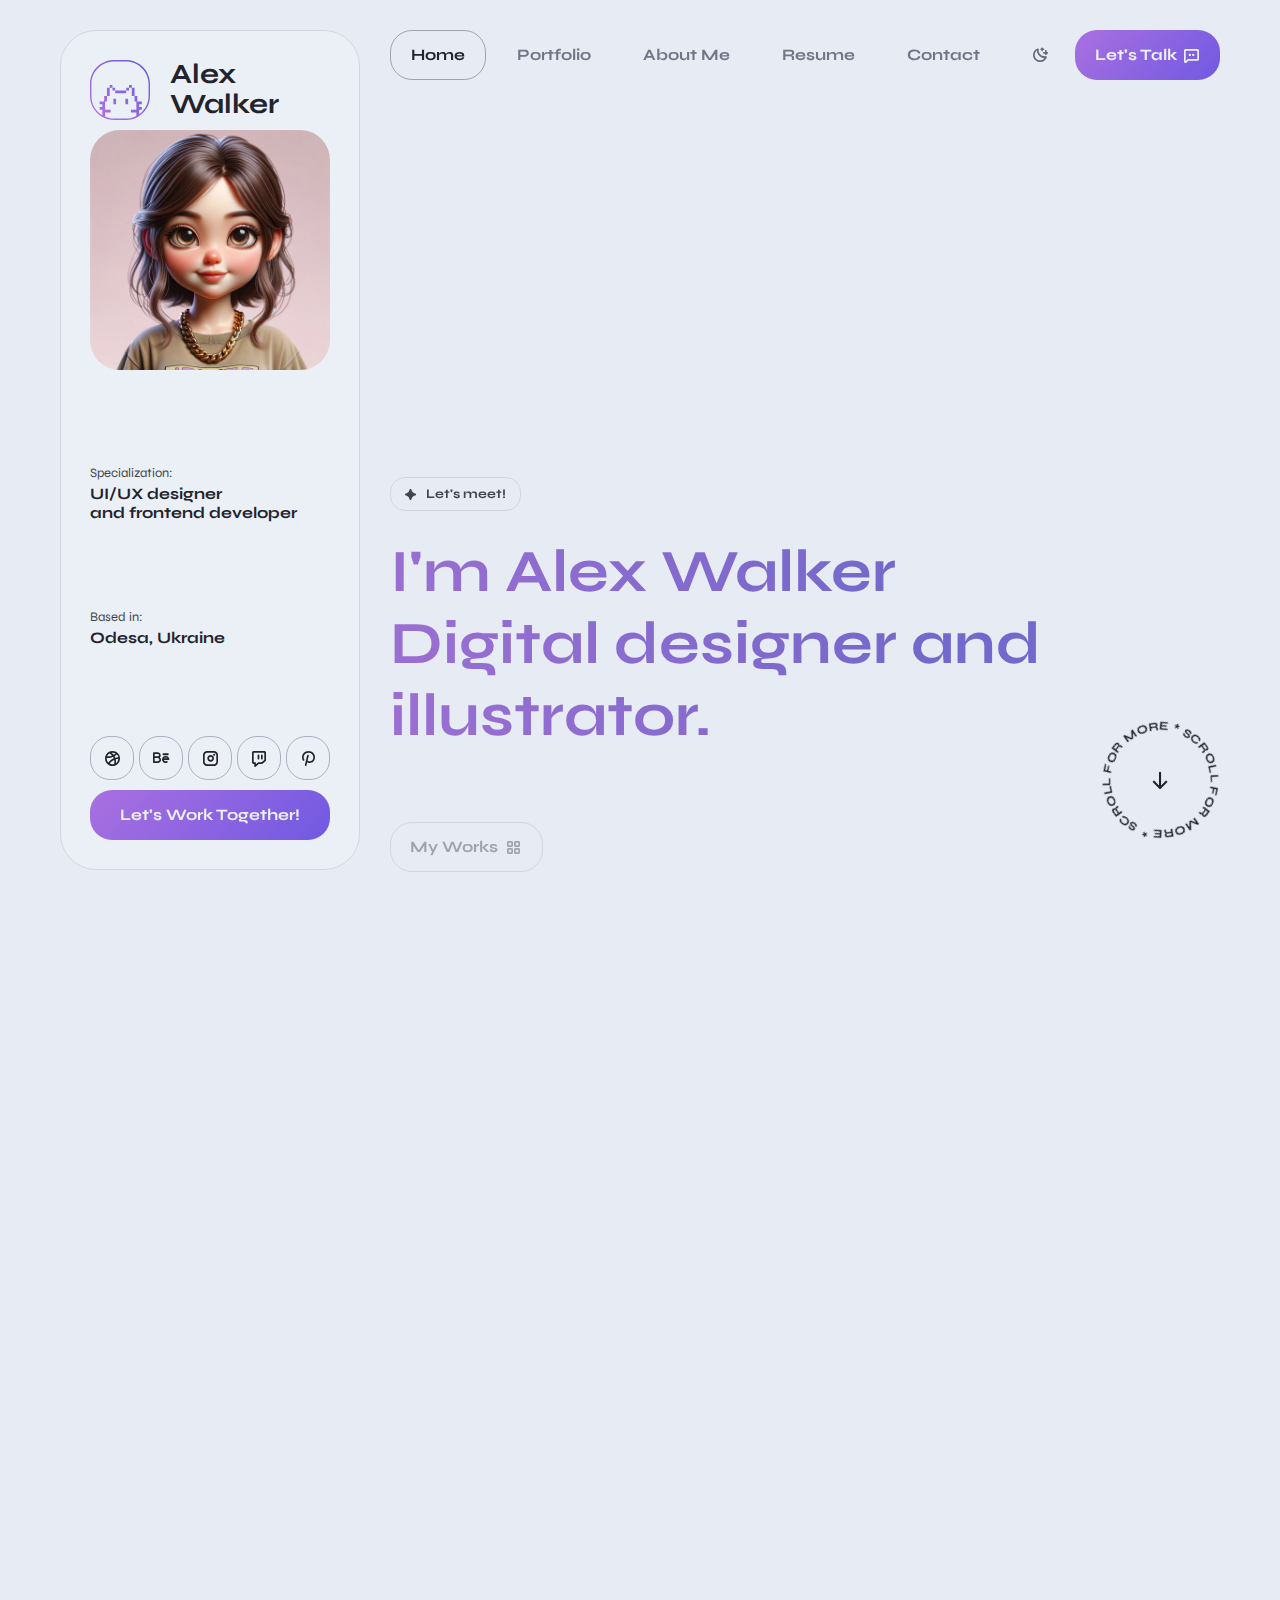
<file: index-svg.html>
<!DOCTYPE html>
<html lang="en" dir="ltr">

  
<!-- Mirrored from mixdesign.club/themeforest/braxton/index-svg.html by HTTrack Website Copier/3.x [XR&CO'2014], Sun, 11 May 2025 17:42:22 GMT -->
<!-- Added by HTTrack --><meta http-equiv="content-type" content="text/html;charset=utf-8" /><!-- /Added by HTTrack -->
<head>
    <meta charset="UTF-8">

    <!-- Page Title -->
    <title>Braxton - Personal Portfolio & Resume HTML Template</title>

    <!-- Meta Tags -->
    <meta name="description" content="Show yourself brightly with Braxton - unique and creative portfolio and resume template!">
    <meta name="keywords" content="mix_design, resume, portfolio, personal page, cv, template, one page, responsive, html5, css3, creative, clean">
    <meta name="author" content="mix_design">

    <!-- Viewport Meta-->
    <meta http-equiv="X-UA-Compatible" content="IE=edge">
    <meta name="viewport" content="width=device-width, initial-scale=1, maximum-scale=1">

    <!-- Template Favicon & Icons Start -->
    <link rel="icon" href="img/favicon/favicon.ico" sizes="any">
    <link rel="icon" href="img/favicon/icon.svg" type="image/svg+xml">
    <link rel="apple-touch-icon" href="img/favicon/apple-touch-icon.png">
    <link rel="manifest" href="img/favicon/manifest.webmanifest">
    <!-- Template Favicon & Icons End -->

    <!-- Facebook Metadata Start -->
    <meta property="og:image:height" content="1200">
    <meta property="og:image:width" content="1200">
    <meta property="og:title" content="Braxton - Personal Portfolio & Resume HTML Template">
    <meta property="og:description" content="Show yourself brightly with Braxton - unique and creative portfolio and resume template!">
    <meta property="og:url" content="https://mixdesign.club/themeforest/braxton">
    <meta property="og:image" content="img/favicon/og-image.html">
    <!-- Facebook Metadata End -->

    <!-- Template Styles Start -->
    <link rel="stylesheet" href="css/loaders/loader.css">
    <link rel="stylesheet" type="text/css" href="css/plugins.css">
    <link rel="stylesheet" type="text/css" href="css/main.css">
    <!-- Template Styles End -->

    <!-- Custom Browser Color Start -->
    <meta name="theme-color" media="(prefers-color-scheme: light)" content="#dcdce7">
    <meta name="theme-color" media="(prefers-color-scheme: dark)" content="#111111">
    <meta name="msapplication-navbutton-color" content="#111111">
    <meta name="mobile-web-app-capable" content="yes">
    <meta name="apple-mobile-web-app-status-bar-style" content="black-translucent">
    <!-- Custom Browser Color End -->
  </head>

  <body>

    <!-- Loader Start -->
    <div id="loader" class="loader">
      <div id="loaderContent" class="loader__content">
        <div class="loader__shadow"></div>
        <div class="loader__box"></div>
      </div>
    </div>
    <!-- Loader End -->

    <!-- Header Start -->
    <header id="header" class="header d-flex justify-content-between">

      <!-- Navigation Menu Start -->
      <div class="header__navigation">
        <nav id="menu" class="menu">
          <ul class="menu__list d-flex justify-content-start">
            <li class="menu__item">
              <a class="menu__link btn" href="#home">
                <span class="menu__caption">Home</span>
                <i class="ph-bold ph-house-simple"></i>
              </a>
            </li>
            <li class="menu__item">
              <a class="menu__link btn" href="#portfolio">
                <span class="menu__caption">Portfolio</span>
                <i class="ph-bold ph-squares-four"></i>
              </a>
            </li>
            <li class="menu__item">
              <a class="menu__link btn" href="#about">
                <span class="menu__caption">About Me</span>
                <i class="ph-bold ph-user"></i>
              </a>
            </li>
            <li class="menu__item">
              <a class="menu__link btn" href="#resume">
                <span class="menu__caption">Resume</span>
                <i class="ph-bold ph-article"></i>
              </a>
            </li>
            <li class="menu__item">
              <a class="menu__link btn" href="#contact">
                <span class="menu__caption">Contact</span>
                <i class="ph-bold ph-envelope"></i>
              </a>
            </li>
          </ul>
        </nav>
      </div>
      <!-- Navigation Menu End -->

      <!-- Header Controls Start -->
      <div class="header__controls d-flex justify-content-end">
        <button id="color-switcher" class="color-switcher header__switcher btn" type="button" role="switch" aria-label="light/dark mode" aria-checked="true"></button>
        <a id="notify-trigger" class="header__trigger btn" href="mailto:example@example.com?subject=Message%20from%20your%20site">
          <span class="trigger__caption">Let's Talk</span>
          <i class="ph-bold ph-chat-dots"></i>
        </a>
      </div>
      <!-- Header Controls End -->

    </header>
    <!-- Header End -->

    <!-- SVG Background Start -->
    <div id="svgBackground" class="svg-background">
      <!-- top svg item -->
      <div class="background__svg01" data-speed="0.8">
        <svg version="1.1" xmlns="http://www.w3.org/2000/svg" x="0px" y="0px"
          width="1000px" height="1000px" viewBox="0 0 1000 1000" style="enable-background:new 0 0 1000 1000;" xml:space="preserve">
          <style type="text/css">
            .bg01{fill:url(#color-gradient);}
          </style>
          <radialGradient id="color-gradient" cx="418.5665" cy="225.9685" r="499.9326" fx="866.8251" fy="4.6162" gradientTransform="matrix(-0.6935 0.7207 -0.7207 -0.6935 953.1126 355.0528)" gradientUnits="userSpaceOnUse">
            <stop  offset="0" style="stop-color:#CEC4EF"/>
            <stop  offset="1" style="stop-color:#CEC4EF;stop-opacity:0"/>
          </radialGradient>
          <circle class="bg01" cx="500" cy="500" r="500"/>
        </svg>
      </div>
      <!-- bottom svg item -->
      <div class="background__svg02" data-speed="0.4">
        <svg version="1.1" xmlns="http://www.w3.org/2000/svg" x="0px" y="0px" width="429.6px" height="429.6px"
          viewBox="0 0 429.6 429.6" style="enable-background:new 0 0 429.6 429.6;" xml:space="preserve">
        <style type="text/css">
          .bg02{fill:url(#color-gradient-2);}
        </style>
        <g id="Layer_1-2">
          <radialGradient id="color-gradient-2" cx="2213.9312" cy="-11537.4219" r="214.85" fx="2393.6191" fy="-11419.6494" gradientTransform="matrix(1.902285e-02 0.9998 0.9998 -1.954636e-02 11706.5303 -2223.4016)" gradientUnits="userSpaceOnUse">
            <stop  offset="0" style="stop-color:#CEC4EF"/>
            <stop  offset="1" style="stop-color:#CEC4EF;stop-opacity:0"/>
          </radialGradient>
          <path class="bg02" d="M63,63C146.9-21,282.9-21,366.8,62.9s83.8,219.9-0.1,303.8s-219.9,83.9-303.8,0.1S-20.9,146.9,63,63z"/>
        </g>
        </svg>
      </div>
    </div>
    <!-- SVG Background End -->

    <!-- Avatar Side Block Start -->
    <div id="avatar" class="avatar">
      <div class="avatar__container d-flex flex-column justify-content-lg-between">
        <!-- image and logo -->
        <div class="avatar__block">
          <div class="avatar__logo d-flex align-items-center">
            <div class="logo__image">
              <!-- Your Logo Here!!! -->
              <!--<img src="img/logo.svg" alt="Braxton - Personal Portfolio & Resume HTML Template Logo">-->
              <svg xmlns="http://www.w3.org/2000/svg" x="0px" y="0px"
                width="85px" height="85px" viewBox="0 0 85 85" 
                style="enable-background:new 0 0 85 85;" xml:space="preserve" class="gradient-fill">
                <style type="text/css">
                  .gradient-fill {
                    fill: url(#gradientFill);
                  }
                </style>
                <g>
                  <linearGradient id="gradientFill" gradientUnits="userSpaceOnUse" x1="9.9604" y1="75.0338" x2="75.0387" y2="9.9555">
                    <stop  offset="0" style="stop-color:var(--accent)"/>
                    <stop  offset="1" style="stop-color:var(--secondary)"/>
                  </linearGradient>
                  <path class="gradient-fill" d="M51,0H34C15.2,0,0,15.2,0,34v17c0,14.3,8.9,26.6,21.4,31.6c0,0,0,0,0,0l0,0C25.3,84.1,29.5,85,34,85h17
                    c6,0,11.7-1.6,16.6-4.3c0.1-0.1,0.2-0.1,0.3-0.2C78.1,74.6,85,63.6,85,51V34C85,15.2,69.8,0,51,0z M83,51c0,10.7-5.3,20.2-13.4,26
                    v-2.5v-3.9h3.9v-3.9h-3.9v-3.9h3.9v-3.9h-3.9H67v-3.9V51h-3.9v3.9v3.9h2.6v3.9v3.9v3.9h-3.9h-3.9v3.9h3.9h3.9v3.9v1
                    C61.3,81.7,56.3,83,51,83H34c-4.5,0-8.7-0.9-12.6-2.6v-2v-3.9h3.9h3.9v-3.9h-3.9h-3.9v-3.9v-3.9v-3.9H24v-3.9V51h-3.9v3.9v3.9h-2.6
                    h-3.9v3.9h3.9v3.9h-3.9v3.9h3.9v3.9v3.9C8.2,72.8,2,62.6,2,51V34C2,16.4,16.4,2,34,2h17c17.6,0,32,14.4,32,32V51z M50.1,54.9H54
                    v3.9v3.9h-3.9v-3.9V54.9z M33.1,54.9H37v3.9v3.9h-3.9v-3.9V54.9z M27.9,51H24v-3.9v-3.9v-3.9h3.9v3.9v3.9V51z M31.8,39.3h-3.9v-3.9
                    h3.9V39.3z M31.8,43.2v-3.9h3.9v3.9H31.8z M63.1,47.1V51h-3.9v-3.9v-3.9v-3.9h3.9v3.9V47.1z M35.7,47.1v-3.9h3.9h3.9h3.9h3.9v3.9
                    h-3.9h-3.9h-3.9H35.7z M59.2,39.3h-3.9v-3.9h3.9V39.3z M55.3,43.2h-3.9v-3.9h3.9V43.2z"/>
                </g>
              </svg>
            </div>
            <div class="logo__caption">
              <p>Alex<br>Walker</p>
            </div>
          </div>
          <div class="avatar__image">
            <img src="img/avatars/1024x1024_a01.webp" alt="Braxton - Personal Portfolio & Resume HTML Template Avatar">
          </div>
        </div>
        <!-- data caption #1 -->
        <div class="avatar__block">
          <h6>
            <small class="top">Specialization:</small>
            UI/UX designer<br>and frontend developer
          </h6>
        </div>
        <!-- data caption #2 -->
        <div class="avatar__block">
          <h6>
            <small class="top">Based in:</small>
            Odesa, Ukraine
          </h6>
        </div>
        <!-- socials and CTA button -->
        <div class="avatar__block">
          <div class="avatar__socials">
            <ul class="socials-square d-flex justify-content-between">
              <li class="socials-square__item">
                <a class="socials-square__link btn" href="https://dribbble.com/" target="_blank"><i class="ph-bold ph-dribbble-logo"></i></a>
              </li>
              <li class="socials-square__item">
                <a class="socials-square__link btn" href="https://www.behance.net/" target="_blank"><i class="ph-bold ph-behance-logo"></i></a>
              </li>
              <li class="socials-square__item">
                <a class="socials-square__link btn" href="https://www.instagram.com/" target="_blank"><i class="ph-bold ph-instagram-logo"></i></a>
              </li>
              <li class="socials-square__item">
                <a class="socials-square__link btn" href="https://www.twitch.tv/" target="_blank"><i class="ph-bold ph-twitch-logo"></i></a>
              </li>
              <li class="socials-square__item">
                <a class="socials-square__link btn" href="https://www.pinterest.com/" target="_blank"><i class="ph-bold ph-pinterest-logo"></i></a>
              </li>
            </ul>
          </div>
          <div class="avatar__btnholder">
            <a class="btn btn-default btn-fullwidth btn-hover btn-hover-accent" href="#contact" target="_blank">
              <span class="btn-caption">Let's Work Together!</span>
            </a>
          </div>
        </div>
      </div>
    </div>
    <!-- Avatar Side Block End -->

    <!-- Page Content Start -->
    <div id="content" class="content">
      <div class="content__wrapper">

        <!-- Intro Section Start -->
        <section id="home" class="main intro">

          <!-- Headline Start -->
          <div id="headline" class="headline d-flex align-items-start flex-column">
            <p class="headline__subtitle animate-headline">
              <svg xmlns="http://www.w3.org/2000/svg" x="0px" y="0px" width="13px" height="13px" viewBox="0 0 13 13" fill="currentColor">
                <path fill="currentColor" d="M5.6,12.6c-0.5-0.8-0.7-2.4-1.7-3.5c-1-1-2.7-1.2-3.5-1.7C-0.1,7-0.1,6,0.4,5.6c0.8-0.5,2.3-0.6,3.5-1.8
                  C5,2.8,5.1,1.2,5.6,0.4C6-0.1,7-0.1,7.4,0.4c0.5,0.8,0.7,2.4,1.8,3.5c1.2,1.2,2.6,1.2,3.5,1.7c0.6,0.4,0.6,1.4,0,1.7
                  C11.8,7.9,10.2,8,9.1,9.1c-1,1-1.2,2.7-1.7,3.5C7,13.1,6,13.1,5.6,12.6z"/>
              </svg>
              <span>Let's meet!</span>
            </p>
            <h1 class="headline__title animate-headline">I'm Alex Walker<br>Digital designer and illustrator.</h1>
            <div class="headline__btnholder d-flex flex-column flex-sm-row">
              <a class="btn mobile-vertical btn-default btn-hover btn-hover-accent-mobile animate-headline" href="#portfolio">
                <span class="btn-caption">My Works</span>
                <i class="ph-bold ph-squares-four"></i>
              </a>
              <a class="btn mobile-vertical btn-default btn-hover btn-hover-outline-mobile animate-headline" href="#0">
                <span class="btn-caption">Download CV</span>
                <i class="ph-bold ph-download-simple"></i>
              </a>
            </div>
          </div>
          <!-- Headline End -->

          <!-- Scroll Button Start -->
          <div class="rotating-btn">
            <a href="#portfolio" class="rotating-btn__link slide-down">
              <!-- SVG rotating text -->
              <svg version="1.1" xmlns="http://www.w3.org/2000/svg" xmlns:xlink="http://www.w3.org/1999/xlink" x="0px" y="0px"
                viewBox="0 0 120 120" style="enable-background:new 0 0 120 120;" xml:space="preserve" 
                class="animate-rotation" data-value="360">
                <defs>
                  <path id="textPath" d="M110,59.5c0,27.6-22.4,50-50,50s-50-22.4-50-50s22.4-50,50-50S110,31.9,110,59.5z"/>
                </defs>
                <g>
                  <use xlink:href="#textPath" fill="none"></use>
                  <text>
                    <!-- button text here!!! -->
                    <textPath xlink:href="#textPath">Scroll for More * Scroll for More * </textPath>
                  </text>
                </g>
              </svg>
              <!-- arrow icon -->
              <i class="ph-bold ph-arrow-down"></i>
            </a>
          </div>
          <!-- Scroll Button End -->

        </section>
        <!-- Intro Section End -->

        <!-- Portfolio Section Start -->
        <section id="portfolio" class="inner inner-first portfolio">

          <!-- Content Block - H2 Section Title Start -->
          <div class="content__block section-grid-title">
            <p class="h2__subtitle animate-in-up">
              <svg xmlns="http://www.w3.org/2000/svg" x="0px" y="0px" width="13px" height="13px" viewBox="0 0 13 13" fill="currentColor">
                <path fill="currentColor" d="M5.6,12.6c-0.5-0.8-0.7-2.4-1.7-3.5c-1-1-2.7-1.2-3.5-1.7C-0.1,7-0.1,6,0.4,5.6c0.8-0.5,2.3-0.6,3.5-1.8
                  C5,2.8,5.1,1.2,5.6,0.4C6-0.1,7-0.1,7.4,0.4c0.5,0.8,0.7,2.4,1.8,3.5c1.2,1.2,2.6,1.2,3.5,1.7c0.6,0.4,0.6,1.4,0,1.7
                  C11.8,7.9,10.2,8,9.1,9.1c-1,1-1.2,2.7-1.7,3.5C7,13.1,6,13.1,5.6,12.6z"/>
              </svg>
              <span>Portfolio</span>
            </p>
            <h2 class="h2__title animate-in-up">Check out my featured projects</h2>
          </div>
          <!-- Content Block - H2 Section Title End -->

          <!-- Content Block - Works Gallery Start -->
          <div class="content__block grid-block">
            <div class="container-fluid px-0 inner__gallery">
              <div class="row gx-0 my-gallery" itemscope itemtype="http://schema.org/ImageGallery">
    
                <!-- Works Gallery Single Item Start -->
                <figure class="col-12 col-md-6 gallery__item grid-item animate-card-2" itemprop="associatedMedia" itemscope itemtype="http://schema.org/ImageObject">
                  <a href="img/works/1400x1400_w01.webp" data-image="img/works/1400x1400_w01.webp" class="gallery__link" itemprop="contentUrl" data-size="1400x1400">
                    <img src="img/works/800_w01-thumb.webp" class="gallery__image" itemprop="thumbnail" alt="Image description">
                  </a>
                  <figcaption class="gallery__descr" itemprop="caption description">
                    <h5>Isometric House</h5>
                    <div class="card__tags d-flex flex-wrap">
                      <span class="rounded-tag opposite">Illustrations</span>
                      <span class="rounded-tag opposite">3D Render</span>
                    </div>
                    <p class="small">Mauris porttitor lobortis ligula, quis molestie lorem scelerisque eu. Morbi aliquam enim odio.
                    </p>
                  </figcaption>
                </figure>
                <!-- Works Gallery Single Item End -->
    
                <!-- Works Gallery Single Item Start -->
                <figure class="col-12 col-md-6 gallery__item grid-item animate-card-2" itemprop="associatedMedia" itemscope itemtype="http://schema.org/ImageObject">
                  <a href="img/works/1400x1400_w02.webp" data-image="img/works/800_w02-thumb.webp" class="gallery__link" itemprop="contentUrl" data-size="1400x1400">
                    <img src="img/works/800_w02-thumb.webp" class="gallery__image" itemprop="thumbnail" alt="Image description">
                  </a>
                  <figcaption class="gallery__descr opposite" itemprop="caption description">
                    <h5 class="opposite">Dashboard Template</h5>
                    <div class="card__tags d-flex flex-wrap">
                      <span class="rounded-tag">UI Design</span>
                      <span class="rounded-tag">Figma</span>
                    </div>
                    <p class="small">Mauris porttitor lobortis ligula, quis molestie lorem scelerisque eu. Morbi aliquam enim odio,
                      a mollis ipsum tristique eu.
                    </p>
                  </figcaption>
                </figure>
                <!-- Works Gallery Single Item End -->
    
                <!-- Works Gallery Single Item Start -->
                <figure class="col-12 col-md-6 gallery__item grid-item animate-card-2" itemprop="associatedMedia" itemscope itemtype="http://schema.org/ImageObject">
                  <a href="img/works/1400x1400_w03.webp" data-image="img/works/800_w03-thumb.webp" class="gallery__link" itemprop="contentUrl" data-size="1400x1400">
                    <img src="img/works/800_w03-thumb.webp" class="gallery__image" itemprop="thumbnail" alt="Image description">
                  </a>
                  <figcaption class="gallery__descr opposite" itemprop="caption description">
                    <h5 class="opposite">Notification Icon</h5>
                    <div class="card__tags d-flex flex-wrap">
                      <span class="rounded-tag">Illustrations</span>
                      <span class="rounded-tag">3D Render</span>
                    </div>
                    <p class="small">Mauris porttitor lobortis ligula, quis molestie lorem scelerisque eu. Morbi aliquam enim odio,
                      a mollis ipsum tristique eu.
                    </p>
                  </figcaption>
                </figure>
                <!-- Works Gallery Single Item End -->
    
                <!-- Works Gallery Single Item Start -->
                <figure class="col-12 col-md-6 gallery__item grid-item animate-card-2" itemprop="associatedMedia" itemscope itemtype="http://schema.org/ImageObject">
                  <a href="img/works/1400x1400_w04.webp" data-image="img/works/800_w04-thumb.webp" class="gallery__link" itemprop="contentUrl" data-size="1400x1400">
                    <img src="img/works/800_w04-thumb.webp" class="gallery__image" itemprop="thumbnail" alt="Image description">
                  </a>
                  <figcaption class="gallery__descr " itemprop="caption description">
                    <h5>Smart Penguin</h5>
                    <div class="card__tags d-flex flex-wrap">
                      <span class="rounded-tag opposite">Illustrations</span>
                      <span class="rounded-tag opposite">AI Experiment</span>
                    </div>
                    <p class="small">Mauris porttitor lobortis ligula, quis molestie lorem scelerisque eu. Morbi aliquam enim odio,
                      a mollis ipsum tristique eu.
                    </p>
                  </figcaption>
                </figure>
                <!-- Works Gallery Single Item End -->
    
              </div>
            </div>
          </div>
          <!-- Content Block - Works Gallery End -->

        </section>
        <!-- Portfolio Section End -->

        <!-- About Section Start -->
        <section id="about" class="inner about">

          <!-- Content Block - H2 Section Title Start -->
          <div class="content__block section-grid-title">
            <p class="h2__subtitle animate-in-up">
              <svg xmlns="http://www.w3.org/2000/svg" x="0px" y="0px" width="13px" height="13px" viewBox="0 0 13 13" fill="currentColor">
                <path fill="currentColor" d="M5.6,12.6c-0.5-0.8-0.7-2.4-1.7-3.5c-1-1-2.7-1.2-3.5-1.7C-0.1,7-0.1,6,0.4,5.6c0.8-0.5,2.3-0.6,3.5-1.8
                  C5,2.8,5.1,1.2,5.6,0.4C6-0.1,7-0.1,7.4,0.4c0.5,0.8,0.7,2.4,1.8,3.5c1.2,1.2,2.6,1.2,3.5,1.7c0.6,0.4,0.6,1.4,0,1.7
                  C11.8,7.9,10.2,8,9.1,9.1c-1,1-1.2,2.7-1.7,3.5C7,13.1,6,13.1,5.6,12.6z"/>
              </svg>
              <span>About Me</span>
            </p>
            <h2 class="h2__title animate-in-up">Turning complex problems into simple design</h2>
          </div>
          <!-- Content Block - H2 Section Title End -->

          <!-- Content Block - Achievements Start -->
          <div class="content__block grid-block">
            <div class="achievements d-flex flex-column flex-md-row align-items-md-stretch">
              <!-- achievements single item -->
              <div class="achievements__item d-flex flex-column grid-item animate-card-3">
                <div class="achievements__card">
                  <p class="achievements__number">40+</p>
                  <p class="achievements__descr">Happy clients</p>
                </div>
              </div>
              <!-- achievements single item -->
              <div class="achievements__item d-flex flex-column grid-item animate-card-3">
                <div class="achievements__card">
                  <p class="achievements__number">2+</p>
                  <p class="achievements__descr">Years of experience</p>
                </div>
              </div>
              <!-- achievements single item -->
              <div class="achievements__item d-flex flex-column grid-item animate-card-3">
                <div class="achievements__card">
                  <p class="achievements__number">50+</p>
                  <p class="achievements__descr">Projects done</p>
                </div>
              </div>
            </div>
          </div>
          <!-- Content Block - Achievements End -->

          <!-- Content Block - About Me Data Start -->
          <div class="content__block grid-block block-large">
            <div class="container-fluid p-0">
              <div class="row g-0 justify-content-between">
                
                <!-- About Me Description Start -->
                <div class="col-12 col-xl-8 grid-item about-descr">
                  <p class="about-descr__text animate-in-up">
                    I wonder if I've been changed in the night? Let me think. Was I the same when I got up this morning? 
                    I almost think I can remember feeling a little different. 
                    But if I'm not the same, the 
                    <a href="#0" class="text-link">next question</a> 
                    is 'Who in the world am I?' Ah, that's the great puzzle!
                  </p>
                  <p class="about-descr__text animate-in-up">
                    Be what you would seem to be - or, if you'd like it put more simply - never imagine yourself not to be otherwise 
                    than what it might appear to others that what you were or 
                    <a href="#0" class="text-link">might have been</a> 
                    was not otherwise than what you had been 
                    would have appeared to them to be otherwise.
                  </p>
                  <div class="btn-group about-descr__btnholder animate-in-up">
                    <a class="btn mobile-vertical btn-default btn-hover btn-hover-accent" href="#0">
                      <span class="btn-caption">Download CV</span>
                      <i class="ph-bold ph-download-simple"></i>
                    </a>
                  </div>
                </div>
                <!-- About Me Description End -->
      
                <!-- About Me Information Start -->
                <div class="col-12 col-xl-4 grid-item about-info">
                  <div class="about-info__item animate-in-up">
                    <h6>
                      <small class="top">Name</small>
                      Alex Walker
                    </h6>
                  </div>
                  <div class="about-info__item animate-in-up">
                    <h6>
                      <small class="top">Phone</small>
                      <a class="text-link-bold" href="tel:+12127089400">+1 212-708-9400</a>
                    </h6>
                  </div>
                  <div class="about-info__item animate-in-up">
                    <h6>
                      <small class="top">Email</small>
                      <a class="text-link-bold" href="mailto:example@example.com?subject=Message%20from%20your%20site">hello@yourdomain.com</a>
                    </h6>
                  </div>
                  <div class="about-info__item animate-in-up">
                    <h6>
                      <small class="top">Location</small>
                      <a class="text-link-bold" href="https://maps.app.goo.gl/xMJXTEUeHkv6kYRQ6" target="_blank">Odesa, Ukraine</a>
                    </h6>
                  </div>
                </div>
                <!-- About Me Information End -->
      
              </div>
            </div>
          </div>
          <!-- Content Block - About Me Data End -->

          <!-- Content Block - Services Start -->
          <div class="content__block grid-block">
            <div class="container-fluid p-0">
              <div class="row g-0 align-items-stretch cards">
                <!-- services cards grid single item -->
                <div class="col-12 col-md-6 cards__item grid-item animate-card-2">
                  <div class="cards__card d-flex flex-column">
                    <div class="cards__descr">
                      <h4 class="cards__title animate-in-up">Frontend<br>development</h4>
                      <div class="cards__tags d-flex flex-wrap animate-in-up">
                        <span class="rounded-tag tag-outline">UI/UX Design</span>
                        <span class="rounded-tag tag-outline">Design to Code</span>
                      </div>
                      <p class="small cards__text animate-in-up">I work with HTML/CSS, Framer and WordPress.</p>
                    </div>
                    <div class="cards__image d-flex animate-in-up">
                      <img src="img/services/1200x900_s01.webp" alt="Service/Feature Image">
                    </div>
                  </div>
                </div>
                <!-- services grid cards single item -->
                <div class="col-12 col-md-6 cards__item grid-item animate-card-2">
                  <div class="cards__card d-flex flex-column">
                    <div class="cards__descr">
                      <h4 class="cards__title animate-in-up">Digital art and graphic design</h4>
                      <div class="cards__tags d-flex flex-wrap animate-in-up">
                        <span class="rounded-tag tag-outline">Illustrations</span>
                        <span class="rounded-tag tag-outline">AI Experiments</span>
                      </div>
                      <p class="small cards__text animate-in-up">I use Adobe Photoshop, Fresco and Blender to create 
                        illustrations and 3D renders for my clients and stocks.
                      </p>
                    </div>
                    <div class="cards__image d-flex animate-in-up">
                      <img src="img/services/1200x900_s02.webp" alt="Service/Feature Image">
                    </div>
                  </div>
                </div>
                <!-- services grid cards single item -->
                <div class="col-12 col-md-6 cards__item grid-item animate-card-2">
                  <div class="cards__card d-flex flex-column">
                    <div class="cards__descr">
                      <h4 class="cards__title animate-in-up">SEO/Digital marketing solutions</h4>
                      <div class="cards__tags d-flex flex-wrap animate-in-up">
                        <span class="rounded-tag tag-outline">Social Media</span>
                        <span class="rounded-tag tag-outline">Analytics</span>
                      </div>
                      <p class="small cards__text animate-in-up">Social media content plans, media monitoring, email and text messaging
                        and search engine optimization.
                      </p>
                    </div>
                    <div class="cards__image d-flex">
                      <img src="img/services/1200x900_s03.webp" alt="Service/Feature Image">
                    </div>
                  </div>
                </div>
                <!-- services grid cards single item -->
                <div class="col-12 col-md-6 cards__item grid-item animate-card-2">
                  <div class="cards__card d-flex flex-column">
                    <div class="cards__descr">
                      <h4 class="cards__title animate-in-up">Brand<br>identity</h4>
                      <div class="cards__tags d-flex flex-wrap animate-in-up">
                        <span class="rounded-tag tag-outline">Logo Design</span>
                        <span class="rounded-tag tag-outline">Style Guides</span>
                      </div>
                      <p class="small cards__text animate-in-up">I help my clients to develop a personality and brand voice, 
                        design the brand look and logo.
                      </p>
                    </div>
                    <div class="cards__image d-flex animate-in-up">
                      <img src="img/services/1200x900_s04.webp" alt="Service/Feature Image">
                    </div>
                  </div>
                </div>
    
              </div>
            </div>
          </div>
          <!-- Content Block - Services End -->

        </section>
        <!-- About Section End -->

        <!-- Resume Section Start -->
        <section id="resume" class="inner resume">

          <!-- Content Block - H2 Section Title Start -->
          <div class="content__block block-large">
            <p class="h2__subtitle animate-in-up">
              <svg xmlns="http://www.w3.org/2000/svg" x="0px" y="0px" width="13px" height="13px" viewBox="0 0 13 13" fill="currentColor">
                <path fill="currentColor" d="M5.6,12.6c-0.5-0.8-0.7-2.4-1.7-3.5c-1-1-2.7-1.2-3.5-1.7C-0.1,7-0.1,6,0.4,5.6c0.8-0.5,2.3-0.6,3.5-1.8
                  C5,2.8,5.1,1.2,5.6,0.4C6-0.1,7-0.1,7.4,0.4c0.5,0.8,0.7,2.4,1.8,3.5c1.2,1.2,2.6,1.2,3.5,1.7c0.6,0.4,0.6,1.4,0,1.7
                  C11.8,7.9,10.2,8,9.1,9.1c-1,1-1.2,2.7-1.7,3.5C7,13.1,6,13.1,5.6,12.6z"/>
              </svg>
              <span>Resume</span>
            </p>
            <h2 class="h2__title animate-in-up">Education and practical experience</h2>
            <p class="h2__text animate-in-up">
              Be what you would seem to be - or, if you'd like it put more simply - never imagine yourself not to be otherwise 
              than what it might appear to others that what you were or 
              <a href="#0" class="text-link">might have been</a> 
              was not otherwise than what you had been 
              would have appeared to them to be otherwise.
            </p>
          </div>
          <!-- Content Block - H2 Section Title End -->

          <!-- Content Block - Education Start -->
          <div class="content__block block-large">

            <!-- H3 Block Start -->
            <div class="section-h3">
              <h3 class="h3__title animate-in-up">My education</h3>
            </div>
            <!-- H3 Block End -->

            <!-- Education Lines Start -->
            <div class="container-fluid p-0 resume-lines">
              <!-- education single item -->
              <div class="row g-0 resume-lines__item animate-in-up">
                <div class="col-12 col-md-2">
                  <span class="resume-lines__date animate-in-up">2015 - 2016</span>
                </div>
                <div class="col-12 col-md-5">
                  <h5 class="resume-lines__title animate-in-up">Drawing Concentration</h5>
                  <p class="resume-lines__source animate-in-up">Course by
                    <a href="#0" class="text-link-bold" target="_blank">New York Academy of Art</a>
                  </p>
                </div>
                <div class="col-12 col-md-5">
                  <p class="small resume-lines__descr animate-in-up">Intensive drawing courses that present the fundamental principles of drawing.</p>
                </div>
              </div>
              <!-- education single item -->
              <div class="row g-0 resume-lines__item animate-in-up">
                <div class="col-12 col-md-2">
                  <span class="resume-lines__date animate-in-up">2019 - 2021</span>
                </div>
                <div class="col-12 col-md-5">
                  <h5 class="resume-lines__title animate-in-up">UI/UX Design Specialization</h5>
                  <p class="resume-lines__source animate-in-up">Course by 
                    <a href="#0" class="text-link-bold" target="_blank">California Institute of Arts</a>
                  </p>
                </div>
                <div class="col-12 col-md-5">
                  <p class="small resume-lines__descr animate-in-up">Research, design, and prototype effective, visually-driven websites and apps.</p>
                </div>
              </div>
              <!-- education single item -->
              <div class="row g-0 resume-lines__item animate-in-up">
                <div class="col-12 col-md-2">
                  <span class="resume-lines__date animate-in-up">2022</span>
                </div>
                <div class="col-12 col-md-5">
                  <h5 class="resume-lines__title animate-in-up">UI/UX Designer</h5>
                  <p class="resume-lines__source animate-in-up"> Course by
                    <a href="#0" class="text-link-bold" target="_blank">Coursera</a>
                  </p>
                </div>
                <div class="col-12 col-md-5">
                  <p class="small resume-lines__descr animate-in-up">This cource is about how to complete the design process from beginning to end.</p>
                </div>
              </div>
            </div>
            <!-- Education Lines End -->

          </div>
          <!-- Content Block - Education End -->

          <!-- Content Block - Experience Start -->
          <div class="content__block block-large">

            <!-- H3 Block Start -->
            <div class="section-h3">
              <h3 class="h3__title animate-in-up">Work experience</h3>
            </div>
            <!-- H3 Block End -->

            <!-- Experience Lines Start -->
            <div class="container-fluid p-0 resume-lines">
              <!-- experience single item -->
              <div class="row g-0 resume-lines__item animate-in-up">
                <div class="col-12 col-md-2">
                  <span class="resume-lines__date animate-in-up">2018 - 2019</span>
                </div>
                <div class="col-12 col-md-5">
                  <h5 class="resume-lines__title animate-in-up">Illustrator</h5>
                  <p class="resume-lines__source animate-in-up">in the 
                    <a href="#0" class="text-link-bold" target="_blank">Creative Mind</a>
                    agency
                  </p>
                </div>
                <div class="col-12 col-md-5">
                  <p class="small resume-lines__descr animate-in-up">I created original images for a range of digital and printed products.</p>
                </div>
              </div>
              <!-- experience single item -->
              <div class="row g-0 resume-lines__item animate-in-up">
                <div class="col-12 col-md-2">
                  <span class="resume-lines__date animate-in-up">2019 - 2021</span>
                </div>
                <div class="col-12 col-md-5">
                  <h5 class="resume-lines__title animate-in-up">Graphic Designer</h5>
                  <p class="resume-lines__source animate-in-up">in the
                    <a href="#0" class="text-link-bold" target="_blank">Moon Light</a>
                    agency
                  </p>
                </div>
                <div class="col-12 col-md-5">
                  <p class="small resume-lines__descr animate-in-up">My job was to create adverts, branding, signage and other media products.</p>
                </div>
              </div>
              <!-- experience single item -->
              <div class="row g-0 resume-lines__item animate-in-up">
                <div class="col-12 col-md-2">
                  <span class="resume-lines__date animate-in-up">2021 - now</span>
                </div>
                <div class="col-12 col-md-5">
                  <h5 class="resume-lines__title animate-in-up">UI/UX Designer</h5>
                  <p class="resume-lines__source animate-in-up">in the
                    <a href="#0" class="text-link-bold" target="_blank">Moon Light</a>
                    agency
                  </p>
                </div>
                <div class="col-12 col-md-5">
                  <p class="small resume-lines__descr animate-in-up">I am actively involved in creating user interfaces for mobile apps and websites.</p>
                </div>
              </div>
            </div>
            <!-- Experience Lines End -->

          </div>
          <!-- Content Block - Experience End -->

          <!-- Content Block - H3 Block Start -->
          <div class="content__block">
            <div class="section-h3 section-h3-grid">
              <h3 class="h3__title animate-in-up">My favourite tools</h3>
            </div>
          </div>
          <!-- Content Block - H3 Block End -->

          <!-- Content Block - Tools List Start -->
          <div class="content__block grid-block block-large">
            <!-- Tools List Start -->
            <div class="tools-cards d-flex justify-content-start flex-wrap">
              <!-- tools simgle item -->
              <div class="tools-cards__item d-flex grid-item-s animate-card-5">
                <div class="tools-cards__card">
                  <img class="tools-cards__icon animate-in-up" src="img/icons/icon-photoshop.svg" alt="Tools Icon">
                  <h6 class="tools-cards__caption animate-in-up">Photoshop</h6>
                </div>
              </div>
              <!-- tools simgle item -->
              <div class="tools-cards__item d-flex grid-item-s animate-card-5">
                <div class="tools-cards__card">
                  <img class="tools-cards__icon animate-in-up" src="img/icons/icon-figma.svg" alt="Tools Icon">
                  <h6 class="tools-cards__caption animate-in-up">Figma</h6>
                </div>
              </div>
              <!-- tools simgle item -->
              <div class="tools-cards__item d-flex grid-item-s animate-card-5">
                <div class="tools-cards__card">
                  <img class="tools-cards__icon animate-in-up" src="img/icons/icon-illustrator.svg" alt="Tools Icon">
                  <h6 class="tools-cards__caption animate-in-up">Illustrator</h6>
                </div>
              </div>
              <!-- tools simgle item -->
              <div class="tools-cards__item d-flex grid-item-s animate-card-5">
                <div class="tools-cards__card">
                  <img class="tools-cards__icon animate-in-up" src="img/icons/icon-scketch.svg" alt="Tools Icon">
                  <h6 class="tools-cards__caption animate-in-up">Sketch</h6>
                </div>
              </div>
              <!-- tools simgle item -->
              <div class="tools-cards__item d-flex grid-item-s animate-card-5">
                <div class="tools-cards__card">
                  <img class="tools-cards__icon animate-in-up" src="img/icons/icon-blender.svg" alt="Tools Icon">
                  <h6 class="tools-cards__caption animate-in-up">Blender</h6>
                </div>
              </div>
              <!-- tools simgle item -->
              <div class="tools-cards__item d-flex grid-item-s animate-card-5">
                <div class="tools-cards__card">
                  <img class="tools-cards__icon animate-in-up" src="img/icons/icon-html.svg" alt="Tools Icon">
                  <h6 class="tools-cards__caption animate-in-up">HTML5</h6>
                </div>
              </div>
              <!-- tools simgle item -->
              <div class="tools-cards__item d-flex grid-item-s animate-card-5">
                <div class="tools-cards__card">
                  <img class="tools-cards__icon animate-in-up" src="img/icons/icon-css.svg" alt="Tools Icon">
                  <h6 class="tools-cards__caption animate-in-up">CSS3</h6>
                </div>
              </div>
              <!-- tools simgle item -->
              <div class="tools-cards__item d-flex grid-item-s animate-card-5">
                <div class="tools-cards__card">
                  <img class="tools-cards__icon animate-in-up" src="img/icons/icon-notion.svg" alt="Tools Icon">
                  <h6 class="tools-cards__caption animate-in-up">Notion</h6>
                </div>
              </div>
            </div>
            <!-- Tools List End -->
          </div>
          <!-- Content Block - Tools List End -->

          <!-- Content Block - H2 Block Start -->
          <div class="content__block section-title">
            <p class="h2__subtitle animate-in-up">
              <svg xmlns="http://www.w3.org/2000/svg" x="0px" y="0px" width="13px" height="13px" viewBox="0 0 13 13" fill="currentColor">
                <path fill="currentColor" d="M5.6,12.6c-0.5-0.8-0.7-2.4-1.7-3.5c-1-1-2.7-1.2-3.5-1.7C-0.1,7-0.1,6,0.4,5.6c0.8-0.5,2.3-0.6,3.5-1.8
                  C5,2.8,5.1,1.2,5.6,0.4C6-0.1,7-0.1,7.4,0.4c0.5,0.8,0.7,2.4,1.8,3.5c1.2,1.2,2.6,1.2,3.5,1.7c0.6,0.4,0.6,1.4,0,1.7
                  C11.8,7.9,10.2,8,9.1,9.1c-1,1-1.2,2.7-1.7,3.5C7,13.1,6,13.1,5.6,12.6z"/>
              </svg>
              <span>Testimonials</span>
            </p>
            <h2 class="h2__title animate-in-up">Clients say about me</h2>
          </div>
          <!-- Content Block - H2 Block End -->

          <!-- Content Block - Testimonials Slider Start -->
          <div class="content__block">

            <!-- Testimonials Slider Start -->
            <div class="testimonials-slider">
              <!-- slider main container -->
              <div class="swiper-testimonials">
                <!-- additional required wrapper -->
                <div class="swiper-wrapper">
                  <!-- slides -->
                  <div class="swiper-slide">
                    <div class="testimonials-card animate-in-up">
                      <div class="testimonials-card__tauthor d-flex animate-in-up">
                        <div class="tauthor__avatar">
                          <img src="img/avatars/400x400_t01.webp" alt="Review Author">
                        </div>
                        <div class="tauthor__info d-flex flex-column justify-content-center">
                          <p class="tauthor__name">Alex Tomato</p>
                          <p class="tauthor__position">Brand Manager in 
                            <a href="#0" class="text-link-bold" target="_blank">Instant Design</a>
                          </p>
                          <div class="tauthor__rating d-flex">
                            <i class="ph-fill ph-star"></i>
                            <i class="ph-fill ph-star"></i>
                            <i class="ph-fill ph-star"></i>
                            <i class="ph-fill ph-star"></i>
                            <i class="ph-fill ph-star"></i>
                          </div>
                        </div>
                      </div>
                      <div class="testimonials-card__descr animate-in-up">
                        <p>Lorem ipsum dolor sit amet, consectetuer adipiscing elit, sed diam nonummy nibh euismod tincidunt ut 
                          laoreet dolore magna aliquam erat volutpat. Ut wisi enim ad minim veniam, quis nostrud. Dolore magna aliquam.</p>
                      </div>
                      <div class="testimonials-card__btnholder animate-in-up">
                        <a class="btn mobile-vertical btn-line btn-transparent slide-right" href="#0">
                          <span class="btn-caption">Project Page</span>
                          <i class="ph-bold ph-arrow-right"></i>
                        </a>
                      </div>
                    </div>
                  </div>
                  <div class="swiper-slide">
                    <div class="testimonials-card  animate-in-up">
                      <div class="testimonials-card__tauthor d-flex  animate-in-up">
                        <div class="tauthor__avatar">
                          <img src="img/avatars/400x400_t02.webp" alt="Review Author">
                        </div>
                        <div class="tauthor__info d-flex flex-column justify-content-center">
                          <p class="tauthor__name">Jenny Pineapple</p>
                          <p class="tauthor__position">SEO in 
                            <a href="#0" class="text-link-bold" target="_blank">Creative People</a>
                          </p>
                          <div class="tauthor__rating d-flex">
                            <i class="ph-fill ph-star"></i>
                            <i class="ph-fill ph-star"></i>
                            <i class="ph-fill ph-star"></i>
                            <i class="ph-fill ph-star"></i>
                            <i class="ph-fill ph-star"></i>
                          </div>
                        </div>
                      </div>
                      <div class="testimonials-card__descr animate-in-up">
                        <p>Lorem ipsum dolor sit amet, consectetuer adipiscing elit, sed diam nonummy nibh euismod tincidunt ut 
                          laoreet dolore magna aliquam erat volutpat. Ut wisi enim ad minim veniam, quis nostrud. Dolore magna aliquam.</p>
                      </div>
                      <div class="testimonials-card__btnholder animate-in-up">
                        <a class="btn mobile-vertical btn-line btn-transparent slide-right" href="#0">
                          <span class="btn-caption">Project Page</span>
                          <i class="ph-bold ph-arrow-right"></i>
                        </a>
                      </div>
                    </div>
                  </div>
                </div>
                <!-- navigation buttons -->
                <div class="swiper-button-prev mxd-slider-btn-square mxd-slider-btn-square-prev animate-in-up">
                  <a class="btn btn-square btn-square-s btn-outline slide-left" href="#0">
                    <i class="ph-bold ph-caret-left"></i>
                  </a>
                </div>
                <div class="swiper-button-next mxd-slider-btn-square mxd-slider-btn-square-next animate-in-up">
                  <a class="btn btn-square btn-square-s btn-outline slide-right" href="#0">
                    <i class="ph-bold ph-caret-right"></i>
                  </a>
                </div>
              </div>
            </div>
            <!-- Testimonials Slider End -->

          </div>
          <!-- Content Block - Testimonials Slider End -->

        </section>
        <!-- Resume Section End -->

        <!-- Contact Section Start -->
        <section id="contact" class="inner contact">

          <!-- Content Block - H2 Section Title Start -->
          <div class="content__block section-title">
            <p class="h2__subtitle  animate-in-up">
              <svg xmlns="http://www.w3.org/2000/svg" x="0px" y="0px" width="13px" height="13px" viewBox="0 0 13 13" fill="currentColor">
                <path fill="currentColor" d="M5.6,12.6c-0.5-0.8-0.7-2.4-1.7-3.5c-1-1-2.7-1.2-3.5-1.7C-0.1,7-0.1,6,0.4,5.6c0.8-0.5,2.3-0.6,3.5-1.8
                  C5,2.8,5.1,1.2,5.6,0.4C6-0.1,7-0.1,7.4,0.4c0.5,0.8,0.7,2.4,1.8,3.5c1.2,1.2,2.6,1.2,3.5,1.7c0.6,0.4,0.6,1.4,0,1.7
                  C11.8,7.9,10.2,8,9.1,9.1c-1,1-1.2,2.7-1.7,3.5C7,13.1,6,13.1,5.6,12.6z"/>
              </svg>
              <span>Contact</span>
            </p>
            <h2 class="h2__title  animate-in-up">Let's make something awesome together!</h2>
          </div>
          <!-- Content Block - H2 Section Title End -->

          <!-- Content Block - Contact Form Start -->
          <div class="content__block grid-block block-grid-large">
            <div class="form-container">

              <!-- Reply Messages Start -->
              <div class="form__reply centered text-center">
                <i class="ph-bold ph-smiley reply__icon"></i>
                <p class="reply__title">Done!</p>
                <span class="reply__text">Thanks for your message. I'll get back as soon as possible.</span>
              </div> 
              <!-- Reply Messages End -->

              <!-- Contact Form Start -->
              <form class="form contact-form" id="contact-form">
                <!-- Hidden Required Fields -->
                <input type="hidden" name="project_name" value="Starter Template">
                <input type="hidden" name="admin_email" value="support@mixdesign.club">
                <input type="hidden" name="form_subject" value="Contact Form Message">
                <!-- END Hidden Required Fields-->
                <div class="container-fluid p-0">
                  <div class="row gx-0">
                    <div class="col-12 col-md-6 form__item animate-in-up">
                      <input type="text" name="Name" placeholder="Your Name*" required>
                    </div>
                    <div class="col-12 col-md-6 form__item animate-in-up">
                      <input type="text" name="Company" placeholder="Company Name">
                    </div>
                    <div class="col-12 col-md-6 form__item animate-in-up">
                      <input type="email" name="E-mail" placeholder="Email Adress*" required>
                    </div>
                    <div class="col-12 col-md-6 form__item animate-in-up">
                      <input type="tel" name="Phone" placeholder="Phone Number*" required>
                    </div>
                    <div class="col-12 form__item animate-in-up">
                      <textarea name="Message" placeholder="A Few Words*" required></textarea>
                    </div>
                    <div class="col-12 form__item animate-in-up">
                      <button class="btn btn-default btn-hover btn-hover-accent" type="submit">
                        <span class="btn-caption">Send Message</span>
                        <i class="ph-bold ph-paper-plane-tilt"></i>
                      </button>
                    </div>
                  </div>
                </div>
              </form>
              <!-- Contact Form End -->

            </div>
          </div>
          <!-- Content Block - Contact Form End -->

          <!-- Content Block - Socials Cards Start -->
          <div class="content__block grid-block">
            <div class="socials-cards d-flex justify-content-start flex-wrap">
              <!-- socials item -->
              <div class="socials-cards__item d-flex grid-item-s animate-card-5">
                <div class="socials-cards__card">
                  <i class="ph-bold ph-dribbble-logo"></i>
                  <a class="socials-cards__link" href="https://dribbble.com/" target="_blank"></a>
                </div>
              </div>
              <!-- socials item -->
              <div class="socials-cards__item d-flex grid-item-s animate-card-5">
                <div class="socials-cards__card">
                  <i class="ph-bold ph-behance-logo"></i>
                  <a class="socials-cards__link" href="https://www.behance.net/" target="_blank"></a>
                </div>
              </div>
              <!-- socials item -->
              <div class="socials-cards__item d-flex grid-item-s animate-card-5">
                <div class="socials-cards__card">
                  <i class="ph-bold ph-instagram-logo"></i>
                  <a class="socials-cards__link" href="https://www.instagram.com/" target="_blank"></a>
                </div>
              </div>
              <!-- socials item -->
              <div class="socials-cards__item d-flex grid-item-s animate-card-5">
                <div class="socials-cards__card">
                  <i class="ph-bold ph-twitch-logo"></i>
                  <a class="socials-cards__link" href="https://www.twitch.tv/" target="_blank"></a>
                </div>
              </div>
              <!-- socials item -->
              <div class="socials-cards__item d-flex grid-item-s animate-card-5">
                <div class="socials-cards__card">
                  <i class="ph-bold ph-pinterest-logo"></i>
                  <a class="socials-cards__link" href="https://www.pinterest.com/" target="_blank"></a>
                </div>
              </div>
            </div>
          </div>
          <!-- Content Block - Socials Cards End -->

          <!-- Content Block - Teaser Start -->
          <div class="content__block">
            <div class="teaser">
              <p class="teaser__text animate-in-up">Want to know more about me, tell me 
                about your project or just to say hello? 
                <a class="text-link-bold" href="mailto:example@example.com?subject=Message%20from%20your%20site">Drop me a line</a> 
                and I'll get back 
                as soon as possible.
              </p>
            </div>
          </div>
          <!-- Content Block - Teaser End -->

          <!-- Content Block - Contact Data Start -->
          <div class="content__block">
            <div class="container-fluid p-0 contact-lines animate-in-up">
              <div class="row g-0 contact-lines__item">
                <!-- data item -->
                <div class="col-12 col-md-4 contact-lines__data">
                  <p class="contact-lines__title animate-in-up">Location</p>
                  <p class="contact-lines__text animate-in-up">
                    <a class="text-link-bold" href="https://maps.app.goo.gl/xMJXTEUeHkv6kYRQ6" target="_blank">Odesa, Ukraine</a>
                  </p>
                </div>
                <!-- data item -->
                <div class="col-12 col-md-4 contact-lines__data">
                  <p class="contact-lines__title animate-in-up">Phone</p>
                  <p class="contact-lines__text animate-in-up">
                    <a class="text-link-bold" href="tel:+12127089400">+1 212-708-9400</a>
                  </p>
                </div>
                <!-- data item -->
                <div class="col-12 col-md-4 contact-lines__data">
                  <p class="contact-lines__title animate-in-up">Email</p>
                  <p class="contact-lines__text animate-in-up">
                    <a class="text-link-bold" href="mailto:example@example.com?subject=Message%20from%20your%20site">hello@alexwalker.com</a>
                  </p>
                </div>
              </div>
            </div>
          </div>
          <!-- Content Block - Contact Data End -->

        </section>
        <!-- Contact Section End -->

      </div>
    </div>
    <!-- Page Content End -->

    <!-- Root element of PhotoSwipe. Must have class pswp. -->
    <div class="pswp" tabindex="-1" role="dialog" aria-hidden="true">

      <!-- Background of PhotoSwipe.
      It's a separate element, as animating opacity is faster than rgba(). -->
      <div class="pswp__bg"></div>

      <!-- Slides wrapper with overflow:hidden. -->
      <div class="pswp__scroll-wrap">

        <!-- Container that holds slides. PhotoSwipe keeps only 3 slides in DOM to save memory. -->
        <!-- don't modify these 3 pswp__item elements, data is added later on. -->
        <div class="pswp__container">
          <div class="pswp__item"></div>
          <div class="pswp__item"></div>
          <div class="pswp__item"></div>
        </div>

        <!-- Default (PhotoSwipeUI_Default) interface on top of sliding area. Can be changed. -->
        <div class="pswp__ui pswp__ui--hidden">

          <div class="pswp__top-bar">

            <!--  Controls are self-explanatory. Order can be changed. -->

            <div class="pswp__counter"></div>

            <button class="pswp__button pswp__button--close link-s" title="Close (Esc)"></button>

            <button class="pswp__button pswp__button--share link-s" title="Share"></button>

            <button class="pswp__button pswp__button--fs link-s" title="Toggle fullscreen"></button>

            <button class="pswp__button pswp__button--zoom link-s" title="Zoom in/out"></button>

            <!-- Preloader demo http://codepen.io/dimsemenov/pen/yyBWoR -->
            <!-- element will get class pswp__preloader-active when preloader is running -->
            <div class="pswp__preloader">
              <div class="pswp__preloader__icn">
                <div class="pswp__preloader__cut">
                  <div class="pswp__preloader__donut"></div>
                </div>
              </div>
            </div>
          </div>

            <div class="pswp__share-modal pswp__share-modal--hidden pswp__single-tap">
              <div class="pswp__share-tooltip"></div>
            </div>

            <button class="pswp__button pswp__button--arrow--left link-s" title="Previous (arrow left)"></button>

            <button class="pswp__button pswp__button--arrow--right link-s" title="Next (arrow right)"></button>

            <div class="pswp__caption">
              <div class="pswp__caption__center"></div>
            </div>

        </div>

      </div>

    </div>

    <!-- Load Scripts Start -->
    <script src="js/libs.min.js"></script>
    <script>
      const content = document.querySelector('body');
      const imgLoad = imagesLoaded(content);
      imgLoad.on('done', instance => {
        setTimeout(() => {
          document.getElementById("svgBackground").classList.add("loaded");
        }, "1000");
      });
    </script>
    <script src="js/app.js"></script>
    <script src="js/gallery-init.js"></script>
    <!-- Load Scripts End -->
    
  </body>


<!-- Mirrored from mixdesign.club/themeforest/braxton/index-svg.html by HTTrack Website Copier/3.x [XR&CO'2014], Sun, 11 May 2025 17:42:32 GMT -->
</html>
</file>
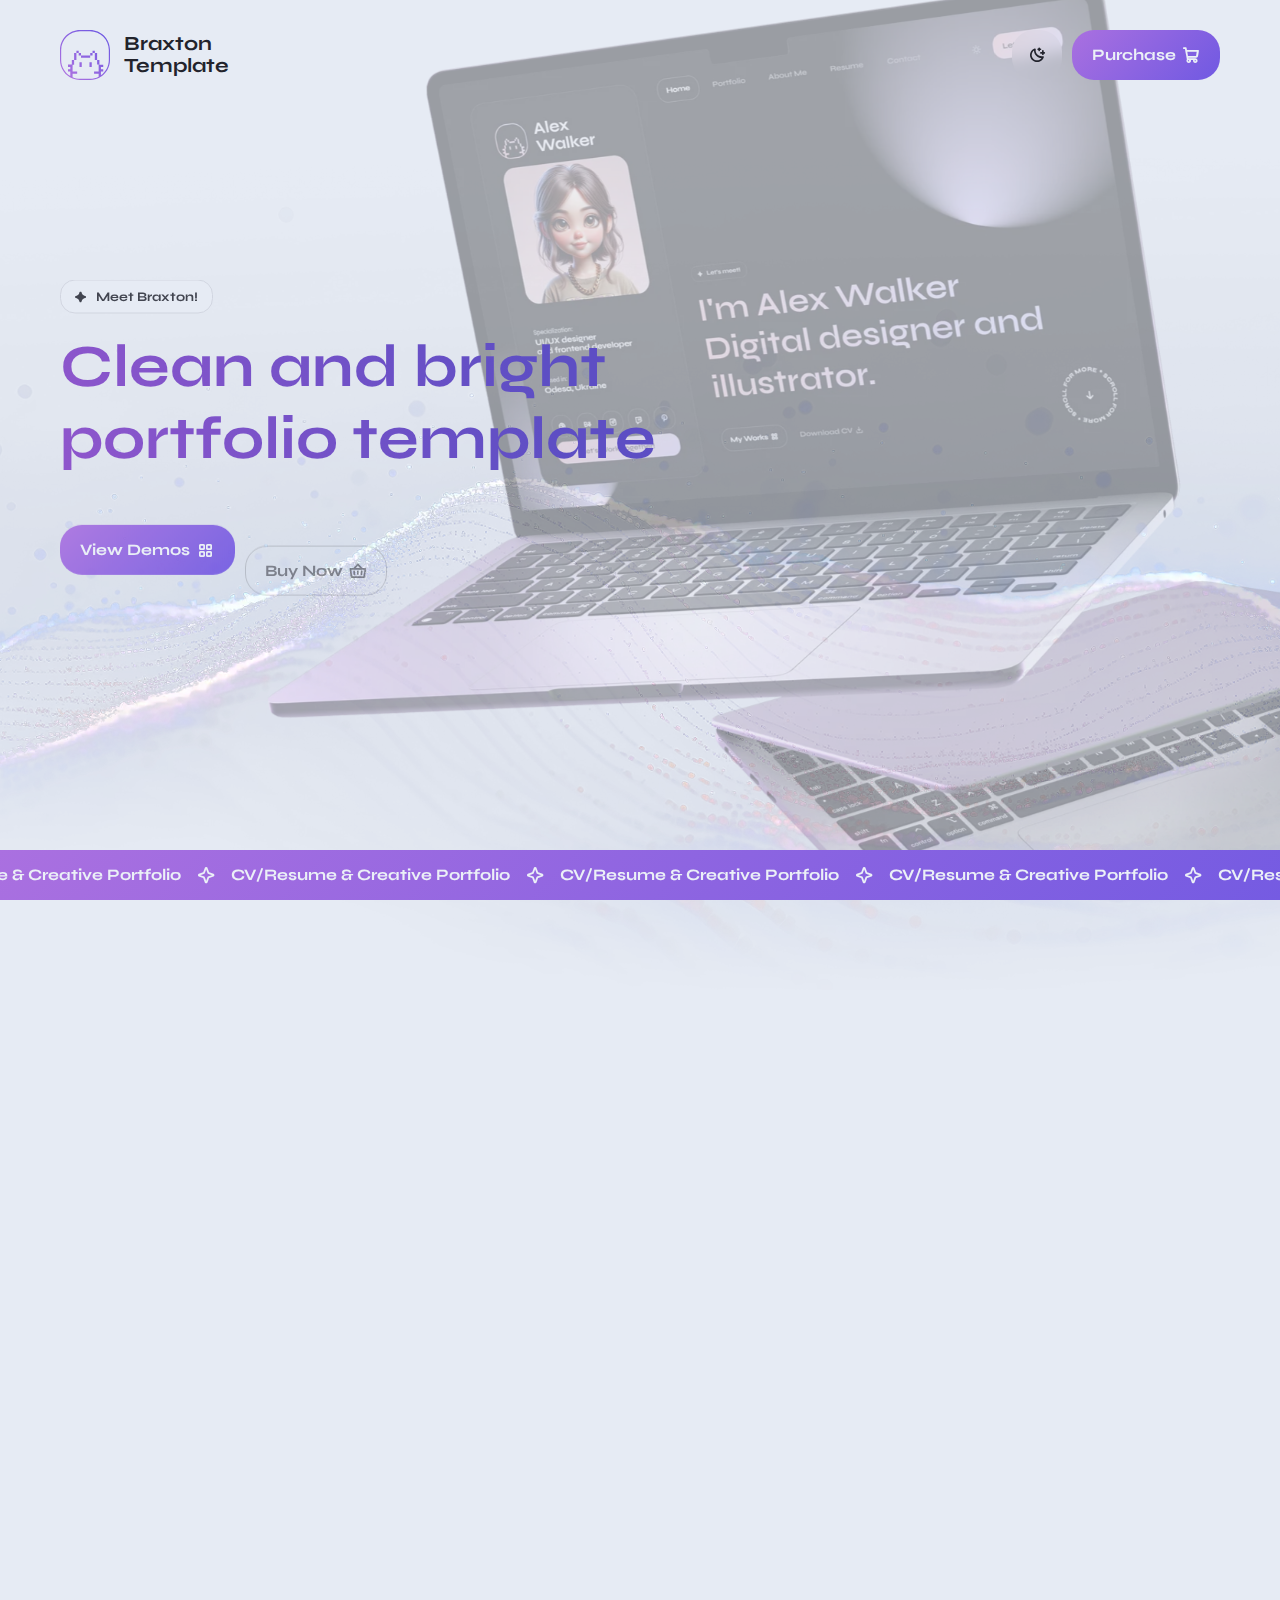
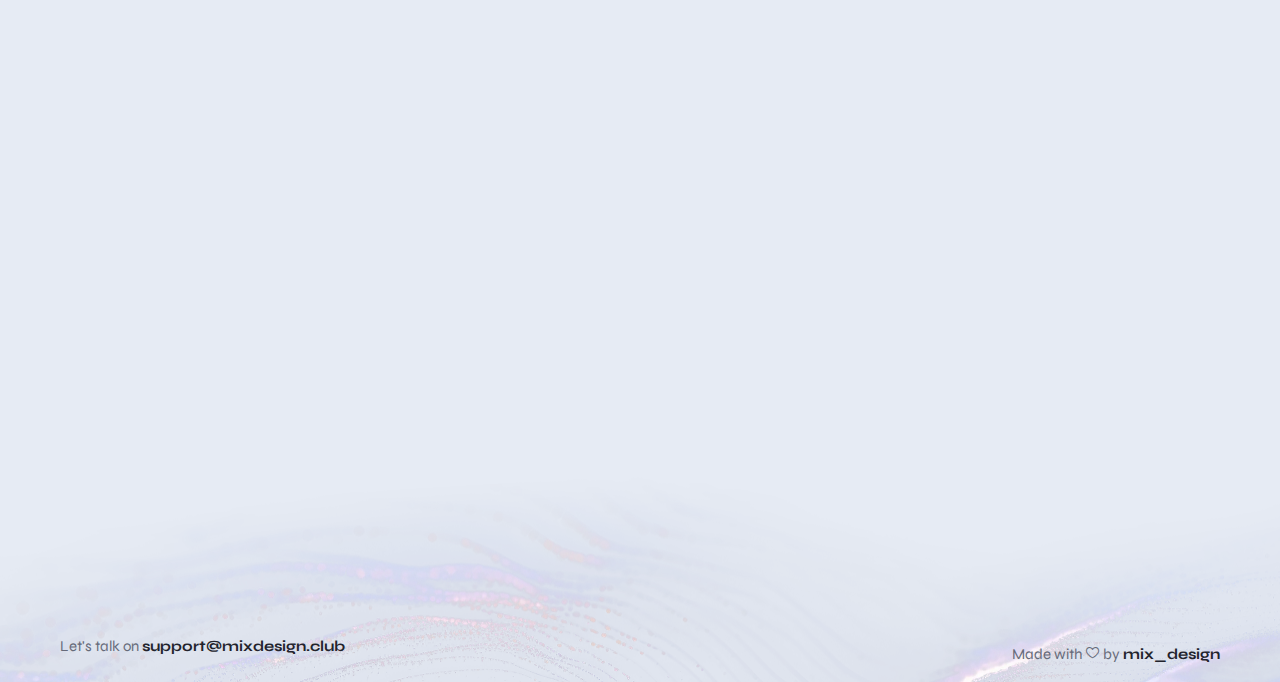
<file: index04b9.html>
<!DOCTYPE html>
<html lang="en" dir="ltr">

  
<!-- Mirrored from mixdesign.club/themeforest/braxton/?storefront=envato-elements by HTTrack Website Copier/3.x [XR&CO'2014], Sun, 11 May 2025 17:42:02 GMT -->
<!-- Added by HTTrack --><meta http-equiv="content-type" content="text/html;charset=utf-8" /><!-- /Added by HTTrack -->
<head>
    <meta charset="UTF-8">

    <!-- Page Title -->
    <title>Braxton - Personal Portfolio & Resume HTML Template</title>

    <!-- Meta Tags -->
    <meta name="description" content="Show yourself brightly with Braxton - unique and creative portfolio and resume template!">
    <meta name="keywords" content="mix_design, resume, portfolio, personal page, cv, template, one page, responsive, html5, css3, creative, clean">
    <meta name="author" content="mix_design">

    <!-- Viewport Meta-->
    <meta http-equiv="X-UA-Compatible" content="IE=edge">
    <meta name="viewport" content="width=device-width, initial-scale=1, maximum-scale=1">

    <!-- Template Favicon & Icons Start -->
    <link rel="icon" href="img/favicon/favicon.ico" sizes="any">
    <link rel="icon" href="img/favicon/icon.svg" type="image/svg+xml">
    <link rel="apple-touch-icon" href="img/favicon/apple-touch-icon.png">
    <link rel="manifest" href="img/favicon/manifest.webmanifest">
    <!-- Template Favicon & Icons End -->

    <!-- Facebook Metadata Start -->
    <meta property="og:image:height" content="1200">
    <meta property="og:image:width" content="1200">
    <meta property="og:title" content="Braxton - Personal Portfolio & Resume HTML Template">
    <meta property="og:description" content="Show yourself brightly with Braxton - unique and creative portfolio and resume template!">
    <meta property="og:url" content="https://mixdesign.club/themeforest/braxton">
    <meta property="og:image" content="img/favicon/og-image.html">
    <!-- Facebook Metadata End -->

    <!-- Template Styles Start -->
    <link rel="stylesheet" type="text/css" href="css/plugins-demo.css">
    <link rel="stylesheet" type="text/css" href="css/main-demo.css">
    <!-- Template Styles End -->

    <!-- Custom Mobile Browser Color Start -->
    <meta name="theme-color" media="(prefers-color-scheme: light)" content="#dcdce7">
    <meta name="theme-color" media="(prefers-color-scheme: dark)" content="#111111">
    <meta name="msapplication-navbutton-color" content="#111111">
    <meta name="mobile-web-app-capable" content="yes">
    <meta name="apple-mobile-web-app-status-bar-style" content="black-translucent">
    <!-- Custom Mobile Browser Color End -->
  </head>

  <body class="demo">

    <!-- Loader Start -->
    <div id="loaderDemo" class="demo__loader">
      <div id="loaderContent" class="loader__content">
        <div class="loader__shadow"></div>
        <div class="loader__box"></div>
      </div>
    </div>
    <!-- Loader End -->

    <!-- Image Background Layer Start -->
    <div id="imageBackground" class="image-background" data-speed="0.4"></div>
    <!-- Image Background Layer End -->

    <!-- Top Controls (Button and Color Switcher) Start -->
    <div class="demo__controls d-flex">
      <button id="color-switcher" class="color-switcher btn mobile-horizontal btn-square btn-hover btn-hover-transparent" type="button" role="switch" aria-label="light/dark mode" aria-checked="true"></button>
      <a class="btn mobile-horizontal btn-square-mobile btn-hover btn-hover-accent" href="https://1.envato.market/anoYGQ" target="_blank"><!-- template link here -->
        <span class="btn-caption">Purchase</span>
        <i class="ph-bold ph-shopping-cart"></i>
      </a>
    </div>
    <!-- Top Controls (Button and Color Switcher) End --> 

    <!-- Demo Content Start -->
    <main class="demo__content">

      <!-- Intro Start -->
      <section class="demo__intro">

        <div class="intro__header">
          <div class="header__container">
            <div class="container-fluid p-0">
              <div class="row g-0">
                <div class="col-12">
                  <div class="header__logo">
                    <a class="d-flex justify-content-start align-items-center" href="#0" target="_blank"><!-- template link here -->
                      <div class="logo__image">
                        <svg xmlns="http://www.w3.org/2000/svg" x="0px" y="0px"
                          width="85px" height="85px" viewBox="0 0 85 85" 
                          style="enable-background:new 0 0 85 85;" xml:space="preserve" class="gradient-fill">
                          <style type="text/css">
                            .gradient-fill {
                              fill: url(#gradientFill);
                            }
                          </style>
                          <g>
                            <linearGradient id="gradientFill" gradientUnits="userSpaceOnUse" x1="9.9604" y1="75.0338" x2="75.0387" y2="9.9555">
                              <stop  offset="0" style="stop-color:var(--accent)"/>
                              <stop  offset="1" style="stop-color:var(--secondary)"/>
                            </linearGradient>
                            <path class="gradient-fill" d="M51,0H34C15.2,0,0,15.2,0,34v17c0,14.3,8.9,26.6,21.4,31.6c0,0,0,0,0,0l0,0C25.3,84.1,29.5,85,34,85h17
                              c6,0,11.7-1.6,16.6-4.3c0.1-0.1,0.2-0.1,0.3-0.2C78.1,74.6,85,63.6,85,51V34C85,15.2,69.8,0,51,0z M83,51c0,10.7-5.3,20.2-13.4,26
                              v-2.5v-3.9h3.9v-3.9h-3.9v-3.9h3.9v-3.9h-3.9H67v-3.9V51h-3.9v3.9v3.9h2.6v3.9v3.9v3.9h-3.9h-3.9v3.9h3.9h3.9v3.9v1
                              C61.3,81.7,56.3,83,51,83H34c-4.5,0-8.7-0.9-12.6-2.6v-2v-3.9h3.9h3.9v-3.9h-3.9h-3.9v-3.9v-3.9v-3.9H24v-3.9V51h-3.9v3.9v3.9h-2.6
                              h-3.9v3.9h3.9v3.9h-3.9v3.9h3.9v3.9v3.9C8.2,72.8,2,62.6,2,51V34C2,16.4,16.4,2,34,2h17c17.6,0,32,14.4,32,32V51z M50.1,54.9H54
                              v3.9v3.9h-3.9v-3.9V54.9z M33.1,54.9H37v3.9v3.9h-3.9v-3.9V54.9z M27.9,51H24v-3.9v-3.9v-3.9h3.9v3.9v3.9V51z M31.8,39.3h-3.9v-3.9
                              h3.9V39.3z M31.8,43.2v-3.9h3.9v3.9H31.8z M63.1,47.1V51h-3.9v-3.9v-3.9v-3.9h3.9v3.9V47.1z M35.7,47.1v-3.9h3.9h3.9h3.9h3.9v3.9
                              h-3.9h-3.9h-3.9H35.7z M59.2,39.3h-3.9v-3.9h3.9V39.3z M55.3,43.2h-3.9v-3.9h3.9V43.2z"/>
                          </g>
                        </svg>
                      </div>
                      <div class="logo__caption">
                        <p>Braxton<br>Template</p>
                      </div>
                    </a>
                  </div>
                </div>
              </div>
            </div>
          </div>
        </div>

        <div class="intro__content">
          <div class="headline">
            <p class="headline__subtitle animate-headline">
              <svg xmlns="http://www.w3.org/2000/svg" x="0px" y="0px" width="13px" height="13px" viewBox="0 0 13 13" fill="currentColor">
                <path fill="currentColor" d="M5.6,12.6c-0.5-0.8-0.7-2.4-1.7-3.5c-1-1-2.7-1.2-3.5-1.7C-0.1,7-0.1,6,0.4,5.6c0.8-0.5,2.3-0.6,3.5-1.8
                  C5,2.8,5.1,1.2,5.6,0.4C6-0.1,7-0.1,7.4,0.4c0.5,0.8,0.7,2.4,1.8,3.5c1.2,1.2,2.6,1.2,3.5,1.7c0.6,0.4,0.6,1.4,0,1.7
                  C11.8,7.9,10.2,8,9.1,9.1c-1,1-1.2,2.7-1.7,3.5C7,13.1,6,13.1,5.6,12.6z"/>
              </svg>
              <span>Meet Braxton!</span>
            </p>
            <h1 class="headline__title animate-headline">Clean and bright portfolio template</h1>
            <div class="headline__btnholder d-flex flex-column flex-sm-row">
              <a class="btn mobile-vertical btn-default btn-hover btn-hover-accent animate-headline" href="#live-preview">
                <span class="btn-caption">View Demos</span>
                <i class="ph-bold ph-squares-four"></i>
              </a>
              <a class="btn mobile-vertical btn-default btn-hover btn-hover-outline animate-headline" href="https://1.envato.market/anoYGQ" target="_blank">
                <span class="btn-caption">Buy Now</span>
                <i class="ph-bold ph-basket"></i>
              </a>
            </div>
          </div>
          <div class="promo-image">
            <img src="img/demo/mockup.webp" alt="Braxton">
          </div>
        </div>

        <div class="marquee">
          <div class="marquee__inner">
            <div class="marquee__part">
              CV/Resume & Creative Portfolio
              <div class="star">
                <i class="ph-bold ph-star-four"></i>
              </div>
            </div>
            <div class="marquee__part">
              CV/Resume & Creative Portfolio
              <div class="star">
                <i class="ph-bold ph-star-four"></i>
              </div>
            </div>
            <div class="marquee__part">
              CV/Resume & Creative Portfolio
              <div class="star">
                <i class="ph-bold ph-star-four"></i>
              </div>
            </div>
            <div class="marquee__part">
              CV/Resume & Creative Portfolio
              <div class="star">
                <i class="ph-bold ph-star-four"></i>
              </div>
            </div>
            <div class="marquee__part">
              CV/Resume & Creative Portfolio
              <div class="star">
                <i class="ph-bold ph-star-four"></i>
              </div>
            </div>
            <div class="marquee__part">
              CV/Resume & Creative Portfolio
              <div class="star">
                <i class="ph-bold ph-star-four"></i>
              </div>
            </div>
            <div class="marquee__part">
              CV/Resume & Creative Portfolio
              <div class="star">
                <i class="ph-bold ph-star-four"></i>
              </div>
            </div>
            <div class="marquee__part">
              CV/Resume & Creative Portfolio
              <div class="star">
                <i class="ph-bold ph-star-four"></i>
              </div>
            </div>
            <div class="marquee__part">
              CV/Resume & Creative Portfolio
              <div class="star">
                <i class="ph-bold ph-star-four"></i>
              </div>
            </div>
          </div>
        </div>

      </section>
      <!-- Intro End -->

      <!-- Live Preview Links Start -->
      <div id="live-preview" class="demo__preview">
        <div class="preview__content">
          <div class="container-fluid p-0">
            <div class="row g-0 align-items-stretch">
              <!-- card single item -->
              <div class="col-12 col-md-6 card animate-card-2">
                <div class="card__inner">
                  <a href="index-svg.html" class="card__link" target="_blank">
                    <div class="card__image">
                      <div class="image__container image-01">
                        <img src="img/demo/screens/svg-dark.webp" alt="Preview">
                      </div>
                    </div>
                    <div class="card__caption">
                      <span class="btn btn-line btn-transparent slide-right">
                        <span class="btn-caption">SVG Objects</span>
                        <i class="ph-bold ph-arrow-right"></i>
                      </span>
                    </div>
                  </a>
                </div>
              </div>
              <!-- card single item -->
              <div class="col-12 col-md-6 card animate-card-2">
                <div class="card__inner">
                  <a href="index-image.html" class="card__link" target="_blank">
                    <div class="card__image">
                      <div class="image__container image-02">
                        <img src="img/demo/screens/image-dark.webp" alt="Preview">
                      </div>
                    </div>
                    <div class="card__caption">
                      <span class="btn btn-line btn-transparent slide-right">
                        <span class="btn-caption">Parallax Image</span>
                        <i class="ph-bold ph-arrow-right"></i>
                      </span>
                    </div>
                  </a>
                </div>
              </div>
              <!-- card single item -->
              <div class="col-12 col-md-6 card animate-card-2">
                <div class="card__inner">
                  <a href="index-solid-color.html" class="card__link" target="_blank">
                    <div class="card__image">
                      <div class="image__container image-03">
                        <img src="img/demo/screens/solid-color-dark.webp" alt="Preview">
                      </div>
                    </div>
                    <div class="card__caption">
                      <span class="btn btn-line btn-transparent slide-right">
                        <span class="btn-caption">Solid Color</span>
                        <i class="ph-bold ph-arrow-right"></i>
                      </span>
                    </div>
                  </a>
                </div>
              </div>
              <!-- card single item -->
              <div class="col-12 col-md-6 card animate-card-2">
                <div class="card__inner">
                  <a href="index-gradient.html" class="card__link" target="_blank">
                    <div class="card__image">
                      <div class="image__container image-04">
                        <img src="img/demo/screens/gradient-dark.webp" alt="Preview">
                      </div>
                    </div>
                    <div class="card__caption">
                      <span class="btn btn-line btn-transparent slide-right">
                        <span class="btn-caption">Animated Gradients</span>
                        <i class="ph-bold ph-arrow-right"></i>
                      </span>
                    </div>
                  </a>
                </div>
              </div>
            </div>
          </div>
        </div>
      </div>
      <!-- Live Preview Links End -->

    </main>
    <!-- Demo Content End -->

    <!-- Footer Start -->
    <footer class="demo__footer">
      <div class="footer__content">
        <div class="container-fluid p-0">
          <div class="row g-0">

            <div class="col-12">
              <div class="footer__footercta d-flex flex-column">
                <div class="footercta__logo d-flex justify-content-center animate-in-up">
                  <a href="#0" target="_blank">
                    <svg xmlns="http://www.w3.org/2000/svg" x="0px" y="0px"
                      width="85px" height="85px" viewBox="0 0 85 85" 
                      style="enable-background:new 0 0 85 85;" xml:space="preserve" class="gradient-fill">
                      <style type="text/css">
                        .gradient-fill {
                          fill: url(#gradientFillFooter);
                        }
                      </style>
                      <g>
                        <linearGradient id="gradientFillFooter" gradientUnits="userSpaceOnUse" x1="9.9604" y1="75.0338" x2="75.0387" y2="9.9555">
                          <stop  offset="0" style="stop-color:var(--accent)"/>
                          <stop  offset="1" style="stop-color:var(--secondary)"/>
                        </linearGradient>
                        <path class="gradient-fill" d="M51,0H34C15.2,0,0,15.2,0,34v17c0,14.3,8.9,26.6,21.4,31.6c0,0,0,0,0,0l0,0C25.3,84.1,29.5,85,34,85h17
                          c6,0,11.7-1.6,16.6-4.3c0.1-0.1,0.2-0.1,0.3-0.2C78.1,74.6,85,63.6,85,51V34C85,15.2,69.8,0,51,0z M83,51c0,10.7-5.3,20.2-13.4,26
                          v-2.5v-3.9h3.9v-3.9h-3.9v-3.9h3.9v-3.9h-3.9H67v-3.9V51h-3.9v3.9v3.9h2.6v3.9v3.9v3.9h-3.9h-3.9v3.9h3.9h3.9v3.9v1
                          C61.3,81.7,56.3,83,51,83H34c-4.5,0-8.7-0.9-12.6-2.6v-2v-3.9h3.9h3.9v-3.9h-3.9h-3.9v-3.9v-3.9v-3.9H24v-3.9V51h-3.9v3.9v3.9h-2.6
                          h-3.9v3.9h3.9v3.9h-3.9v3.9h3.9v3.9v3.9C8.2,72.8,2,62.6,2,51V34C2,16.4,16.4,2,34,2h17c17.6,0,32,14.4,32,32V51z M50.1,54.9H54
                          v3.9v3.9h-3.9v-3.9V54.9z M33.1,54.9H37v3.9v3.9h-3.9v-3.9V54.9z M27.9,51H24v-3.9v-3.9v-3.9h3.9v3.9v3.9V51z M31.8,39.3h-3.9v-3.9
                          h3.9V39.3z M31.8,43.2v-3.9h3.9v3.9H31.8z M63.1,47.1V51h-3.9v-3.9v-3.9v-3.9h3.9v3.9V47.1z M35.7,47.1v-3.9h3.9h3.9h3.9h3.9v3.9
                          h-3.9h-3.9h-3.9H35.7z M59.2,39.3h-3.9v-3.9h3.9V39.3z M55.3,43.2h-3.9v-3.9h3.9V43.2z"/>
                      </g>
                    </svg>
                  </a>
                </div>
                <div class="footercta__caption d-flex justify-content-center animate-in-up">
                  <p>Show yourself brightly with Braxton - unique and creative portfolio and resume template!</p>
                </div>
                <div class="footercta__cta animate-in-up">
                  <a class="btn btn-default btn-hover btn-hover-accent" href="https://1.envato.market/anoYGQ" target="_blank"><!-- template link here -->
                    <span class="btn__caption">Purchase Now</span>
                    <i class="ph-bold ph-shopping-cart"></i>
                  </a>
                </div>
              </div>
            </div>

            <div class="col-12">
              <div class="footer__links d-flex flex-column flex-lg-row justify-content-lg-between">

                <p class="additional-text">Let's talk on
                  <a class="text-link-bold" href="mailto:support@mixdesign.club?subject=Message%20from%20template%20demo">support@mixdesign.club</a>
                </p>

                <p class="additional-text">Made with
                  <i class="ph ph-heart"></i>
                   by
                  <a class="text-link-bold" href="https://1.envato.market/EKA9WD" target="_blank">mix_design</a>
                </p>

              </div>
            </div>

          </div>
        </div>
      </div>
    </footer>
    <!-- Footer End -->

    <!-- To Top Button Start -->
    <a href="#0" id="to-top" class="to-top btn btn-square btn-hover btn-hover-outline">
      <i class="ph-bold ph-arrow-up"></i>
    </a>
    <!-- To Top Button End -->
 
    <!-- Load Scripts Start -->
    <script src="js/demo/libsdemo.min.js"></script>
    <script src="js/demo/demo.js"></script>
    <!-- Load Scripts End -->
    
  </body>


<!-- Mirrored from mixdesign.club/themeforest/braxton/?storefront=envato-elements by HTTrack Website Copier/3.x [XR&CO'2014], Sun, 11 May 2025 17:42:09 GMT -->
</html>
</file>
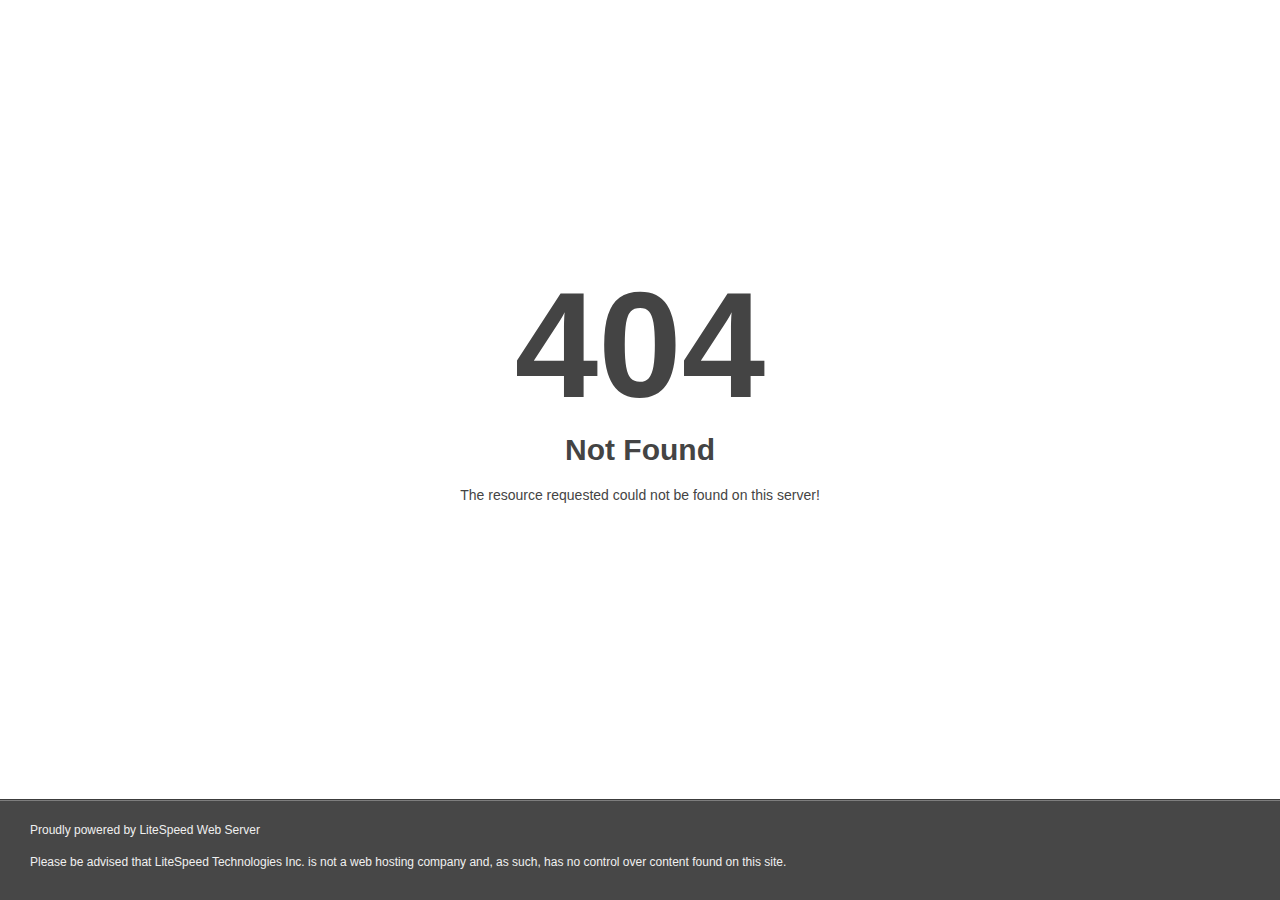
<file: img/preloader.html>
<!DOCTYPE html>
<html style="height:100%">
<head>
<meta name="viewport" content="width=device-width, initial-scale=1, shrink-to-fit=no" />
<title> 404 Not Found
</title><style>@media (prefers-color-scheme:dark){body{background-color:#000!important}}</style></head>
<body style="color: #444; margin:0;font: normal 14px/20px Arial, Helvetica, sans-serif; height:100%; background-color: #fff;">
<div style="height:auto; min-height:100%; ">     <div style="text-align: center; width:800px; margin-left: -400px; position:absolute; top: 30%; left:50%;">
        <h1 style="margin:0; font-size:150px; line-height:150px; font-weight:bold;">404</h1>
<h2 style="margin-top:20px;font-size: 30px;">Not Found
</h2>
<p>The resource requested could not be found on this server!</p>
</div></div><div style="color:#f0f0f0; font-size:12px;margin:auto;padding:0px 30px 0px 30px;position:relative;clear:both;height:100px;margin-top:-101px;background-color:#474747;border-top: 1px solid rgba(0,0,0,0.15);box-shadow: 0 1px 0 rgba(255, 255, 255, 0.3) inset;">
<br>Proudly powered by LiteSpeed Web Server<p>Please be advised that LiteSpeed Technologies Inc. is not a web hosting company and, as such, has no control over content found on this site.</p></div></body></html>
</file>
<file: css/loaders/loader.css>
/*! ------------------------------------------------
 * Project Name: Name: Braxton - Personal Portfolio & Resume HTML Template
 * Project Description: Show yourself brightly with Braxton - unique and creative portfolio and resume template!
 * Tags: mix_design, resume, portfolio, personal page, cv, template, one page, responsive, html5, css3, creative, clean 
 * Version: 1.0.1
 * Build Date: March 2024
 * Last Update: April 2025
 * This product is available exclusively on Themeforest
 * Author: mix_design
 * Author URI: https://themeforest.net/user/mix_design */
/*! File name: loader.css
 * ------------------------------------------------
 *
 * ------------------------------------------------
 * Table of Contents
 * ------------------------------------------------
 *  01. Loader Styles
 * ------------------------------------------------
 * Table of Contents End
 * ------------------------------------------------ */
:root {
  --_size: 1.6rem;
  --_font-default: "Syne", sans-serif;
  --_font-accent: "Syne", sans-serif;
  --_radius-s: 1.5rem;
  --_radius-m: 2.2rem;
  --_radius-l: 3rem;
  --_radius-xl: 3.6rem;
  --_animspeed-fast: 0.1s;
  --_animspeed-medium: 0.3s;
  --_animspeed-slow: 0.6s;
  --_animbezier: cubic-bezier(0.23, 0.65, 0.74, 1.09);
  /* light color scheme */
  --base--light: #e6ebf4;
  --base-tint--light: #ebf0f7;
  --base-shade--light: #bdc1c8;
  --accent--light: #aa70e0;
  --secondary--light: #7059e2;
  --secondary-rgba--light: rgba(112,89,226,0.3);
  --stroke-controls--light: #a8b0c1;
  --stroke-controls-neutral--light: rgba(0,0,0,0.3);
  --stroke-elements--light: #d1d5e0;
  --t-bright--light: #22232c;
  --t-medium--light: #424550;
  --t-muted--light: #666a79;
  --t-accent--light: #8f56cc;
  --t-secondary--light: #5d4ec4;
  --t-disabled--light: #717586;
  --t-placeholder--light: #969bb2;
  --base-opp--light: #111111;
  --t-opp-bright--light: #ebf0f7;
  --t-opp-medium--light: #C7C6D3;
  --t-opp-muted--light: #A1A1AF;
  --gradient-one--light: #CEC4EF;
  --gradient-two--light: #f5c5cd;
  --gradient-three--light: #ac8fe3;
  /* dark color scheme */
  --base--dark: #111111;
  --base-tint--dark: #161616;
  --base-shade--dark: #000000;
  --accent--dark: #E4B8BF;
  --secondary--dark: #CEC4EF;
  --secondary-rgba--dark: rgba(206,196,239,0.2);
  --stroke-controls--dark: #4B4B51;
  --stroke-controls-neutral--dark: rgba(255,255,255,0.3);
  --stroke-elements--dark: #303033;
  --t-bright--dark: #e9e9f1;
  --t-medium--dark: #C7C6D3;
  --t-muted--dark: #A1A1AF;
  --t-accent--dark: #E1BAC5;
  --t-secondary--dark: #CEC4EF;
  --t-disabled--dark: #8B8A91;
  --t-placeholder--dark: #58585E;
  --base-opp--dark: #fafafa;
  --t-opp-bright--dark: #121319;
  --t-opp-medium--dark: #626577;
  --t-opp-muted--dark: #717586;
  --gradient-one--dark: #a287d5;
  --gradient-two--dark: #E4B8BF;
  --gradient-three--dark: #8b6bc5;
  /* permanent colors */
  --per-base: #111111;
  --per-base-tint: #212121;
  --per-stroke-controls: rgba(255,255,255,0.4);
  --t-per-bright-light: #ffffff;
  --t-per-medium-light: #f2f2f2;
  --t-per-muted-light: #C7C6D3;
  --t-per-bright-dark: #27293b;
  --t-per-medium-dark: #626577;
  --t-per-muted-dark: #717586;
}
@media only screen and (min-width: 1600px) {
  :root {
    --_radius-s: 1.7rem;
    --_radius-m: 2.6rem;
  }
}

/* defaults */
@media (prefers-color-scheme: light) {
  :root {
    --base: var(--base--light);
    --base-tint: var(--base-tint--light);
    --base-shade: var(--base-shade--light);
    --accent: var(--accent--light);
    --secondary: var(--secondary--light);
    --secondary-rgba: var(--secondary-rgba--light);
    --stroke-controls: var(--stroke-controls--light);
    --stroke-controls-neutral: var(--stroke-controls-neutral--light);
    --stroke-elements: var(--stroke-elements--light);
    --t-bright: var(--t-bright--light);
    --t-medium: var(--t-medium--light);
    --t-muted: var(--t-muted--light);
    --t-accent: var(--t-accent--light);
    --t-secondary: var(--t-secondary--light);
    --t-disabled: var(--t-disabled--light);
    --t-placeholder: var(--t-placeholder--light);
    --base-opp: var(--base-opp--light);
    --t-opp-bright: var(--t-opp-bright--light);
    --t-opp-medium: var(--t-opp-medium--light);
    --t-opp-muted: var(--t-opp-muted--light);
    --gradient-one: var(--gradient-one--light);
    --gradient-two: var(--gradient-two--light);
    --gradient-three: var(--gradient-three--light);
  }
}
@media (prefers-color-scheme: dark) {
  :root {
    --base: var(--base--dark);
    --base-tint: var(--base-tint--dark);
    --base-shade: var(--base-shade--dark);
    --accent: var(--accent--dark);
    --secondary: var(--secondary--dark);
    --secondary-rgba: var(--secondary-rgba--dark);
    --stroke-controls: var(--stroke-controls--dark);
    --stroke-controls-neutral: var(--stroke-controls-neutral--dark);
    --stroke-elements: var(--stroke-elements--dark);
    --t-bright: var(--t-bright--dark);
    --t-medium: var(--t-medium--dark);
    --t-muted: var(--t-muted--dark);
    --t-accent: var(--t-accent--dark);
    --t-secondary: var(--t-secondary--dark);
    --t-disabled: var(--t-disabled--dark);
    --t-placeholder: var(--t-placeholder--dark);
    --base-opp: var(--base-opp--dark);
    --t-opp-bright: var(--t-opp-bright--dark);
    --t-opp-medium: var(--t-opp-medium--dark);
    --t-opp-muted: var(--t-opp-muted--dark);
    --gradient-one: var(--gradient-one--dark);
    --gradient-two: var(--gradient-two--dark);
    --gradient-three: var(--gradient-three--dark);
  }
}
[color-scheme=light] {
  --base: var(--base--light);
  --base-tint: var(--base-tint--light);
  --base-shade: var(--base-shade--light);
  --accent: var(--accent--light);
  --secondary: var(--secondary--light);
  --secondary-rgba: var(--secondary-rgba--light);
  --stroke-controls: var(--stroke-controls--light);
  --stroke-controls-neutral: var(--stroke-controls-neutral--light);
  --stroke-elements: var(--stroke-elements--light);
  --t-bright: var(--t-bright--light);
  --t-medium: var(--t-medium--light);
  --t-muted: var(--t-muted--light);
  --t-accent: var(--t-accent--light);
  --t-secondary: var(--t-secondary--light);
  --t-disabled: var(--t-disabled--light);
  --t-placeholder: var(--t-placeholder--light);
  --base-opp: var(--base-opp--light);
  --t-opp-bright: var(--t-opp-bright--light);
  --t-opp-medium: var(--t-opp-medium--light);
  --t-opp-muted: var(--t-opp-muted--light);
  --gradient-one: var(--gradient-one--light);
  --gradient-two: var(--gradient-two--light);
  --gradient-three: var(--gradient-three--light);
}

[color-scheme=dark] {
  --base: var(--base--dark);
  --base-tint: var(--base-tint--dark);
  --base-shade: var(--base-shade--dark);
  --accent: var(--accent--dark);
  --secondary: var(--secondary--dark);
  --secondary-rgba: var(--secondary-rgba--dark);
  --stroke-controls: var(--stroke-controls--dark);
  --stroke-controls-neutral: var(--stroke-controls-neutral--dark);
  --stroke-elements: var(--stroke-elements--dark);
  --t-bright: var(--t-bright--dark);
  --t-medium: var(--t-medium--dark);
  --t-muted: var(--t-muted--dark);
  --t-accent: var(--t-accent--dark);
  --t-secondary: var(--t-secondary--dark);
  --t-disabled: var(--t-disabled--dark);
  --t-placeholder: var(--t-placeholder--dark);
  --base-opp: var(--base-opp--dark);
  --t-opp-bright: var(--t-opp-bright--dark);
  --t-opp-medium: var(--t-opp-medium--dark);
  --t-opp-muted: var(--t-opp-muted--dark);
  --gradient-one: var(--gradient-one--dark);
  --gradient-two: var(--gradient-two--dark);
  --gradient-three: var(--gradient-three--dark);
}

/* ------------------------------------------------*/
/* Loader Styles Start */
/* ------------------------------------------------*/
.loader {
  position: fixed;
  top: 0;
  right: 0;
  bottom: 0;
  left: 0;
  z-index: 9999;
  background-color: var(--base-tint);
  opacity: 1;
  visibility: visible;
  -webkit-transition: all var(--_animspeed-slow) ease-in-out;
  -moz-transition: all var(--_animspeed-slow) ease-in-out;
  transition: all var(--_animspeed-slow) ease-in-out;
}
.loader.loaded {
  background-color: var(--base);
  opacity: 0;
  visibility: hidden;
}

.loader__content {
  position: absolute;
  left: 50%;
  top: 50%;
  bottom: auto;
  right: auto;
  -webkit-transform: translateX(-50%) translateY(-50%);
     -moz-transform: translateX(-50%) translateY(-50%);
      -ms-transform: translateX(-50%) translateY(-50%);
          transform: translateX(-50%) translateY(-50%);
  width: 40px;
  height: 60px;
  -webkit-transition: opacity var(--_animspeed-medium) ease-in-out;
  -moz-transition: opacity var(--_animspeed-medium) ease-in-out;
  transition: opacity var(--_animspeed-medium) ease-in-out;
  opacity: 1;
}
.loader__content.fade-out {
  opacity: 0;
}

.loader__box {
  width: 40px;
  height: 40px;
  background: var(--accent);
  background: -moz-linear-gradient(315deg, var(--accent) 0%, var(--secondary) 100%);
  background: linear-gradient(135deg, var(--accent) 0%, var(--secondary) 100%);
  -webkit-animation: jump 0.5s linear infinite;
     -moz-animation: jump 0.5s linear infinite;
          animation: jump 0.5s linear infinite;
  -moz-border-radius: 10px;
       border-radius: 10px;
}

@-webkit-keyframes jump {
  17% {
    border-bottom-right-radius: 10px;
  }
  25% {
    -webkit-transform: translateY(9px) rotate(22.5deg);
            transform: translateY(9px) rotate(22.5deg);
  }
  50% {
    -webkit-transform: translateY(18px) scale(1, 0.9) rotate(45deg);
            transform: translateY(18px) scale(1, 0.9) rotate(45deg);
    border-bottom-right-radius: 40px;
  }
  75% {
    -webkit-transform: translateY(9px) rotate(67.5deg);
            transform: translateY(9px) rotate(67.5deg);
  }
  100% {
    -webkit-transform: translateY(0) rotate(90deg);
            transform: translateY(0) rotate(90deg);
  }
}

@-moz-keyframes jump {
  17% {
    -moz-border-radius-bottomright: 10px;
         border-bottom-right-radius: 10px;
  }
  25% {
    -moz-transform: translateY(9px) rotate(22.5deg);
         transform: translateY(9px) rotate(22.5deg);
  }
  50% {
    -moz-transform: translateY(18px) scale(1, 0.9) rotate(45deg);
         transform: translateY(18px) scale(1, 0.9) rotate(45deg);
    -moz-border-radius-bottomright: 40px;
         border-bottom-right-radius: 40px;
  }
  75% {
    -moz-transform: translateY(9px) rotate(67.5deg);
         transform: translateY(9px) rotate(67.5deg);
  }
  100% {
    -moz-transform: translateY(0) rotate(90deg);
         transform: translateY(0) rotate(90deg);
  }
}

@keyframes jump {
  17% {
    -moz-border-radius-bottomright: 10px;
         border-bottom-right-radius: 10px;
  }
  25% {
    -webkit-transform: translateY(9px) rotate(22.5deg);
       -moz-transform: translateY(9px) rotate(22.5deg);
            transform: translateY(9px) rotate(22.5deg);
  }
  50% {
    -webkit-transform: translateY(18px) scale(1, 0.9) rotate(45deg);
       -moz-transform: translateY(18px) scale(1, 0.9) rotate(45deg);
            transform: translateY(18px) scale(1, 0.9) rotate(45deg);
    -moz-border-radius-bottomright: 40px;
         border-bottom-right-radius: 40px;
  }
  75% {
    -webkit-transform: translateY(9px) rotate(67.5deg);
       -moz-transform: translateY(9px) rotate(67.5deg);
            transform: translateY(9px) rotate(67.5deg);
  }
  100% {
    -webkit-transform: translateY(0) rotate(90deg);
       -moz-transform: translateY(0) rotate(90deg);
            transform: translateY(0) rotate(90deg);
  }
}
.loader__shadow {
  width: 40px;
  height: 5px;
  background-color: var(--base-shade);
  position: absolute;
  top: 49px;
  left: 0;
  -moz-border-radius: 50%;
       border-radius: 50%;
  -webkit-animation: shadow 0.5s linear infinite;
     -moz-animation: shadow 0.5s linear infinite;
          animation: shadow 0.5s linear infinite;
}

@-webkit-keyframes shadow {
  50% {
    -webkit-transform: scale(1.2, 1);
            transform: scale(1.2, 1);
  }
}

@-moz-keyframes shadow {
  50% {
    -moz-transform: scale(1.2, 1);
         transform: scale(1.2, 1);
  }
}

@keyframes shadow {
  50% {
    -webkit-transform: scale(1.2, 1);
       -moz-transform: scale(1.2, 1);
            transform: scale(1.2, 1);
  }
}
/* ------------------------------------------------*/
/* Loader Styles End */
/* ------------------------------------------------*/
</file>
<file: css/main-demo.css>
/*! ------------------------------------------------
 * Project Name: Name: Braxton - Personal Portfolio & Resume HTML Template
 * Project Description: Show yourself brightly with Braxton - unique and creative portfolio and resume template!
 * Tags: mix_design, resume, portfolio, personal page, cv, template, one page, responsive, html5, css3, creative, clean 
 * Version: 1.0.1
 * Build Date: March 2024
 * Last Update: April 2025
 * This product is available exclusively on Themeforest
 * Author: mix_design
 * Author URI: https://themeforest.net/user/mix_design */
/*! File name: main-demo.css
 * ------------------------------------------------
 *
 * ------------------------------------------------
 * Table of Contents
 * ------------------------------------------------
 *  01. Fonts
 *  02. Loader
 *  03. Basic Styles
 *  04. Animations
 *  05. Elements
 *  06. Blocks
 * ------------------------------------------------
 * Table of Contents End
 * ------------------------------------------------ */
/* ------------------------------------------------*/
/* Fonts Start */
/* ------------------------------------------------*/
/* Syne font */
@import url("https://fonts.googleapis.com/css2?family=Syne:wght@400..800&amp;display=swap");
/* ------------------------------------------------*/
/* Fonts End */
/* ------------------------------------------------*/
/* ------------------------------------------------*/
/* Variables Start */
/* ------------------------------------------------*/
:root {
  --_size: 1.6rem;
  --_font-default: "Syne", sans-serif;
  --_font-accent: "Syne", sans-serif;
  --_radius-s: 1.5rem;
  --_radius-m: 2.2rem;
  --_radius-l: 3rem;
  --_radius-xl: 3.6rem;
  --_animspeed-fast: 0.1s;
  --_animspeed-medium: 0.3s;
  --_animspeed-slow: 0.6s;
  --_animbezier: cubic-bezier(0.23, 0.65, 0.74, 1.09);
  /* light color scheme */
  --base--light: #e6ebf4;
  --base-tint--light: #ebf0f7;
  --base-shade--light: #bdc1c8;
  --accent--light: #aa70e0;
  --secondary--light: #7059e2;
  --secondary-rgba--light: rgba(112,89,226,0.3);
  --stroke-controls--light: #a8b0c1;
  --stroke-controls-neutral--light: rgba(0,0,0,0.3);
  --stroke-elements--light: #d1d5e0;
  --t-bright--light: #22232c;
  --t-medium--light: #424550;
  --t-muted--light: #666a79;
  --t-accent--light: #8f56cc;
  --t-secondary--light: #5d4ec4;
  --t-disabled--light: #717586;
  --t-placeholder--light: #969bb2;
  --base-opp--light: #111111;
  --t-opp-bright--light: #ebf0f7;
  --t-opp-medium--light: #C7C6D3;
  --t-opp-muted--light: #A1A1AF;
  --gradient-one--light: #CEC4EF;
  --gradient-two--light: #f5c5cd;
  --gradient-three--light: #ac8fe3;
  /* dark color scheme */
  --base--dark: #111111;
  --base-tint--dark: #161616;
  --base-shade--dark: #000000;
  --accent--dark: #E4B8BF;
  --secondary--dark: #CEC4EF;
  --secondary-rgba--dark: rgba(206,196,239,0.2);
  --stroke-controls--dark: #4B4B51;
  --stroke-controls-neutral--dark: rgba(255,255,255,0.3);
  --stroke-elements--dark: #303033;
  --t-bright--dark: #e9e9f1;
  --t-medium--dark: #C7C6D3;
  --t-muted--dark: #A1A1AF;
  --t-accent--dark: #E1BAC5;
  --t-secondary--dark: #CEC4EF;
  --t-disabled--dark: #8B8A91;
  --t-placeholder--dark: #58585E;
  --base-opp--dark: #fafafa;
  --t-opp-bright--dark: #121319;
  --t-opp-medium--dark: #626577;
  --t-opp-muted--dark: #717586;
  --gradient-one--dark: #a287d5;
  --gradient-two--dark: #E4B8BF;
  --gradient-three--dark: #8b6bc5;
  /* permanent colors */
  --per-base: #111111;
  --per-base-tint: #212121;
  --per-stroke-controls: rgba(255,255,255,0.4);
  --t-per-bright-light: #ffffff;
  --t-per-medium-light: #f2f2f2;
  --t-per-muted-light: #C7C6D3;
  --t-per-bright-dark: #27293b;
  --t-per-medium-dark: #626577;
  --t-per-muted-dark: #717586;
}
@media only screen and (min-width: 1600px) {
  :root {
    --_radius-s: 1.7rem;
    --_radius-m: 2.6rem;
  }
}

/* defaults */
@media (prefers-color-scheme: light) {
  :root {
    --base: var(--base--light);
    --base-tint: var(--base-tint--light);
    --base-shade: var(--base-shade--light);
    --accent: var(--accent--light);
    --secondary: var(--secondary--light);
    --secondary-rgba: var(--secondary-rgba--light);
    --stroke-controls: var(--stroke-controls--light);
    --stroke-controls-neutral: var(--stroke-controls-neutral--light);
    --stroke-elements: var(--stroke-elements--light);
    --t-bright: var(--t-bright--light);
    --t-medium: var(--t-medium--light);
    --t-muted: var(--t-muted--light);
    --t-accent: var(--t-accent--light);
    --t-secondary: var(--t-secondary--light);
    --t-disabled: var(--t-disabled--light);
    --t-placeholder: var(--t-placeholder--light);
    --base-opp: var(--base-opp--light);
    --t-opp-bright: var(--t-opp-bright--light);
    --t-opp-medium: var(--t-opp-medium--light);
    --t-opp-muted: var(--t-opp-muted--light);
    --gradient-one: var(--gradient-one--light);
    --gradient-two: var(--gradient-two--light);
    --gradient-three: var(--gradient-three--light);
  }
}
@media (prefers-color-scheme: dark) {
  :root {
    --base: var(--base--dark);
    --base-tint: var(--base-tint--dark);
    --base-shade: var(--base-shade--dark);
    --accent: var(--accent--dark);
    --secondary: var(--secondary--dark);
    --secondary-rgba: var(--secondary-rgba--dark);
    --stroke-controls: var(--stroke-controls--dark);
    --stroke-controls-neutral: var(--stroke-controls-neutral--dark);
    --stroke-elements: var(--stroke-elements--dark);
    --t-bright: var(--t-bright--dark);
    --t-medium: var(--t-medium--dark);
    --t-muted: var(--t-muted--dark);
    --t-accent: var(--t-accent--dark);
    --t-secondary: var(--t-secondary--dark);
    --t-disabled: var(--t-disabled--dark);
    --t-placeholder: var(--t-placeholder--dark);
    --base-opp: var(--base-opp--dark);
    --t-opp-bright: var(--t-opp-bright--dark);
    --t-opp-medium: var(--t-opp-medium--dark);
    --t-opp-muted: var(--t-opp-muted--dark);
    --gradient-one: var(--gradient-one--dark);
    --gradient-two: var(--gradient-two--dark);
    --gradient-three: var(--gradient-three--dark);
  }
}
[color-scheme=light] {
  --base: var(--base--light);
  --base-tint: var(--base-tint--light);
  --base-shade: var(--base-shade--light);
  --accent: var(--accent--light);
  --secondary: var(--secondary--light);
  --secondary-rgba: var(--secondary-rgba--light);
  --stroke-controls: var(--stroke-controls--light);
  --stroke-controls-neutral: var(--stroke-controls-neutral--light);
  --stroke-elements: var(--stroke-elements--light);
  --t-bright: var(--t-bright--light);
  --t-medium: var(--t-medium--light);
  --t-muted: var(--t-muted--light);
  --t-accent: var(--t-accent--light);
  --t-secondary: var(--t-secondary--light);
  --t-disabled: var(--t-disabled--light);
  --t-placeholder: var(--t-placeholder--light);
  --base-opp: var(--base-opp--light);
  --t-opp-bright: var(--t-opp-bright--light);
  --t-opp-medium: var(--t-opp-medium--light);
  --t-opp-muted: var(--t-opp-muted--light);
  --gradient-one: var(--gradient-one--light);
  --gradient-two: var(--gradient-two--light);
  --gradient-three: var(--gradient-three--light);
}

[color-scheme=dark] {
  --base: var(--base--dark);
  --base-tint: var(--base-tint--dark);
  --base-shade: var(--base-shade--dark);
  --accent: var(--accent--dark);
  --secondary: var(--secondary--dark);
  --secondary-rgba: var(--secondary-rgba--dark);
  --stroke-controls: var(--stroke-controls--dark);
  --stroke-controls-neutral: var(--stroke-controls-neutral--dark);
  --stroke-elements: var(--stroke-elements--dark);
  --t-bright: var(--t-bright--dark);
  --t-medium: var(--t-medium--dark);
  --t-muted: var(--t-muted--dark);
  --t-accent: var(--t-accent--dark);
  --t-secondary: var(--t-secondary--dark);
  --t-disabled: var(--t-disabled--dark);
  --t-placeholder: var(--t-placeholder--dark);
  --base-opp: var(--base-opp--dark);
  --t-opp-bright: var(--t-opp-bright--dark);
  --t-opp-medium: var(--t-opp-medium--dark);
  --t-opp-muted: var(--t-opp-muted--dark);
  --gradient-one: var(--gradient-one--dark);
  --gradient-two: var(--gradient-two--dark);
  --gradient-three: var(--gradient-three--dark);
}

/* ------------------------------------------------*/
/* Variables End */
/* ------------------------------------------------*/
/* ------------------------------------------------*/
/* Loader Start */
/* ------------------------------------------------*/
.demo__loader {
  position: fixed;
  top: 0;
  right: 0;
  bottom: 0;
  left: 0;
  z-index: 9999;
  background-color: var(--base-tint);
  opacity: 1;
  visibility: visible;
  -webkit-transition: all var(--_animspeed-slow) ease-in-out;
  -moz-transition: all var(--_animspeed-slow) ease-in-out;
  transition: all var(--_animspeed-slow) ease-in-out;
}
.demo__loader.loaded {
  background-color: var(--base);
  opacity: 0;
  visibility: hidden;
}

.loader__content {
  position: absolute;
  left: 50%;
  top: 50%;
  bottom: auto;
  right: auto;
  -webkit-transform: translateX(-50%) translateY(-50%);
     -moz-transform: translateX(-50%) translateY(-50%);
      -ms-transform: translateX(-50%) translateY(-50%);
          transform: translateX(-50%) translateY(-50%);
  width: 40px;
  height: 60px;
  -webkit-transition: opacity var(--_animspeed-medium) ease-in-out;
  -moz-transition: opacity var(--_animspeed-medium) ease-in-out;
  transition: opacity var(--_animspeed-medium) ease-in-out;
  opacity: 1;
}
.loader__content.fade-out {
  opacity: 0;
}

.loader__box {
  width: 40px;
  height: 40px;
  background: var(--accent);
  background: -moz-linear-gradient(315deg, var(--accent) 0%, var(--secondary) 100%);
  background: linear-gradient(135deg, var(--accent) 0%, var(--secondary) 100%);
  -webkit-animation: jump 0.5s linear infinite;
     -moz-animation: jump 0.5s linear infinite;
          animation: jump 0.5s linear infinite;
  -moz-border-radius: 10px;
       border-radius: 10px;
}

@-webkit-keyframes jump {
  17% {
    border-bottom-right-radius: 10px;
  }
  25% {
    -webkit-transform: translateY(9px) rotate(22.5deg);
            transform: translateY(9px) rotate(22.5deg);
  }
  50% {
    -webkit-transform: translateY(18px) scale(1, 0.9) rotate(45deg);
            transform: translateY(18px) scale(1, 0.9) rotate(45deg);
    border-bottom-right-radius: 40px;
  }
  75% {
    -webkit-transform: translateY(9px) rotate(67.5deg);
            transform: translateY(9px) rotate(67.5deg);
  }
  100% {
    -webkit-transform: translateY(0) rotate(90deg);
            transform: translateY(0) rotate(90deg);
  }
}

@-moz-keyframes jump {
  17% {
    -moz-border-radius-bottomright: 10px;
         border-bottom-right-radius: 10px;
  }
  25% {
    -moz-transform: translateY(9px) rotate(22.5deg);
         transform: translateY(9px) rotate(22.5deg);
  }
  50% {
    -moz-transform: translateY(18px) scale(1, 0.9) rotate(45deg);
         transform: translateY(18px) scale(1, 0.9) rotate(45deg);
    -moz-border-radius-bottomright: 40px;
         border-bottom-right-radius: 40px;
  }
  75% {
    -moz-transform: translateY(9px) rotate(67.5deg);
         transform: translateY(9px) rotate(67.5deg);
  }
  100% {
    -moz-transform: translateY(0) rotate(90deg);
         transform: translateY(0) rotate(90deg);
  }
}

@keyframes jump {
  17% {
    -moz-border-radius-bottomright: 10px;
         border-bottom-right-radius: 10px;
  }
  25% {
    -webkit-transform: translateY(9px) rotate(22.5deg);
       -moz-transform: translateY(9px) rotate(22.5deg);
            transform: translateY(9px) rotate(22.5deg);
  }
  50% {
    -webkit-transform: translateY(18px) scale(1, 0.9) rotate(45deg);
       -moz-transform: translateY(18px) scale(1, 0.9) rotate(45deg);
            transform: translateY(18px) scale(1, 0.9) rotate(45deg);
    -moz-border-radius-bottomright: 40px;
         border-bottom-right-radius: 40px;
  }
  75% {
    -webkit-transform: translateY(9px) rotate(67.5deg);
       -moz-transform: translateY(9px) rotate(67.5deg);
            transform: translateY(9px) rotate(67.5deg);
  }
  100% {
    -webkit-transform: translateY(0) rotate(90deg);
       -moz-transform: translateY(0) rotate(90deg);
            transform: translateY(0) rotate(90deg);
  }
}
.loader__shadow {
  width: 40px;
  height: 5px;
  background-color: var(--base-shade);
  position: absolute;
  top: 49px;
  left: 0;
  -moz-border-radius: 50%;
       border-radius: 50%;
  -webkit-animation: shadow 0.5s linear infinite;
     -moz-animation: shadow 0.5s linear infinite;
          animation: shadow 0.5s linear infinite;
}

@-webkit-keyframes shadow {
  50% {
    -webkit-transform: scale(1.2, 1);
            transform: scale(1.2, 1);
  }
}

@-moz-keyframes shadow {
  50% {
    -moz-transform: scale(1.2, 1);
         transform: scale(1.2, 1);
  }
}

@keyframes shadow {
  50% {
    -webkit-transform: scale(1.2, 1);
       -moz-transform: scale(1.2, 1);
            transform: scale(1.2, 1);
  }
}
/* ------------------------------------------------*/
/* Loader End */
/* ------------------------------------------------*/
/* ------------------------------------------------*/
/* Basic Styles Start */
/* ------------------------------------------------*/
:root {
  /* light color scheme */
  --glass-bg--light: rgba(112,89,226,0.08);
  --glass-stroke-top--light: rgba(255,255,255,0.4);
  --glass-stroke-bottom--light: rgba(255,255,255,0.36);
  --glass-filter--light: drop-shadow(0 0 55px rgb(74 38 188 / 0.25));
  --bg-image-one--light: url(../img/demo/screens/svg-light.webp);
  --bg-image-two--light: url(../img/demo/screens/image-light.webp);
  --bg-image-three--light: url(../img/demo/screens/solid-color-light.webp);
  --bg-image-four--light: url(../img/demo/screens/gradient-light.webp);
  /* dark color scheme */
  --glass-bg--dark: rgba(255,255,255,0.02);
  --glass-stroke-top--dark: rgba(255,255,255,0.08);
  --glass-stroke-bottom--dark: rgba(255,255,255,0.05);
  --glass-filter--dark: drop-shadow(0 0 55px rgb(137 102 221 / 0.15));
  --bg-image-one--dark: url(../img/demo/screens/svg-dark.webp);
  --bg-image-two--dark: url(../img/demo/screens/image-dark.webp);
  --bg-image-three--dark: url(../img/demo/screens/solid-color-dark.webp);
  --bg-image-four--dark: url(../img/demo/screens/gradient-dark.webp);
}

@media (prefers-color-scheme: light) {
  :root {
    --glass-bg: var(--glass-bg--light);
    --glass-stroke-top: var(--glass-stroke-top--light);
    --glass-stroke-bottom: var(--glass-stroke-bottom--light);
    --glass-filter: var(--glass-filter--light);
    --bg-image-one: var(--bg-image-one--light);
    --bg-image-two: var(--bg-image-two--light);
    --bg-image-three: var(--bg-image-three--light);
    --bg-image-four: var(--bg-image-four--light);
  }
}
@media (prefers-color-scheme: dark) {
  :root {
    --glass-bg: var(--glass-bg--dark);
    --glass-stroke-top: var(--glass-stroke-top--dark);
    --glass-stroke-bottom: var(--glass-stroke-bottom--dark);
    --glass-filter: var(--glass-filter--dark);
    --bg-image-one: var(--bg-image-one--dark);
    --bg-image-two: var(--bg-image-two--dark);
    --bg-image-three: var(--bg-image-three--dark);
    --bg-image-four: var(--bg-image-four--dark);
  }
}
[color-scheme=light] {
  --glass-bg: var(--glass-bg--light);
  --glass-stroke-top: var(--glass-stroke-top--light);
  --glass-stroke-bottom: var(--glass-stroke-bottom--light);
  --glass-filter: var(--glass-filter--light);
  --bg-image-one: var(--bg-image-one--light);
  --bg-image-two: var(--bg-image-two--light);
  --bg-image-three: var(--bg-image-three--light);
  --bg-image-four: var(--bg-image-four--light);
}

[color-scheme=dark] {
  --glass-bg: var(--glass-bg--dark);
  --glass-stroke-top: var(--glass-stroke-top--dark);
  --glass-stroke-bottom: var(--glass-stroke-bottom--dark);
  --glass-filter: var(--glass-filter--dark);
  --bg-image-one: var(--bg-image-one--dark);
  --bg-image-two: var(--bg-image-two--dark);
  --bg-image-three: var(--bg-image-three--dark);
  --bg-image-four: var(--bg-image-four--dark);
}

*, *::before, *::after {
  -webkit-box-sizing: border-box;
     -moz-box-sizing: border-box;
          box-sizing: border-box;
}

button:active, button:focus {
  outline: none !important;
}

button::-moz-focus-inner {
  border: 0 !important;
}

input::-moz-focus-inner {
  border: 0 !important;
}

a:focus,
button:focus,
input:focus,
textarea:focus {
  -webkit-tap-highlight-color: transparent;
}

input,
textarea,
button,
select,
a {
  -webkit-tap-highlight-color: transparent;
}

::-moz-selection {
  background-color: var(--secondary-rgba);
  color: var(--t-bright);
  text-shadow: none;
}

::selection {
  background-color: var(--secondary-rgba);
  color: var(--t-bright);
  text-shadow: none;
}

::-webkit-scrollbar {
  display: none;
  width: 5px;
  background: var(--base-shade);
}
@media only screen and (min-width: 768px) {
  ::-webkit-scrollbar {
    display: block;
  }
}

::-webkit-scrollbar-track {
  background-color: var(--base-shade);
}

::-webkit-scrollbar-thumb {
  background-color: var(--secondary);
  background: -webkit-gradient(linear, left top, left bottom, from(var(--accent)), to(var(--secondary)));
  background: linear-gradient(to bottom, var(--accent) 0%, var(--secondary) 100%);
  border-radius: 10px;
}

html {
  width: 100%;
  height: 100%;
  font-family: sans-serif;
  font-size: 62.5%;
  -webkit-font-smoothing: antialiased;
  -moz-osx-font-smoothing: grayscale;
}

body {
  position: relative;
  min-width: 360px;
  overflow-x: hidden !important;
  font: normal 400 var(--_size)/1.4 var(--_font-default);
  text-rendering: optimizeLegibility;
  background-color: var(--base);
  color: var(--t-medium);
}

section {
  position: relative;
  min-width: 360px;
}

a {
  text-decoration: none;
  outline: 0;
  -webkit-tap-highlight-color: rgba(0, 0, 0, 0);
  -webkit-transition: all var(--_animspeed-medium) var(--_animbezier);
  -moz-transition: all var(--_animspeed-medium) var(--_animbezier);
  transition: all var(--_animspeed-medium) var(--_animbezier);
}

img {
  display: block;
  width: 100%;
  height: auto;
}

.overflow-hidden {
  overflow: hidden !important;
}

/* ------------------------------------------------*/
/* Basic Styles End */
/* ------------------------------------------------*/
/* ------------------------------------------------*/
/* Animations Start */
/* ------------------------------------------------*/
.image-background {
  position: absolute;
  top: 0;
  left: 0;
  width: 100%;
  height: 110vh;
  overflow: hidden;
  background-position: center center;
  -moz-background-size: cover;
       background-size: cover;
  background-repeat: no-repeat;
  background-image: url(../img/demo/1920x1080-bg.webp);
}

/* ------------------------------------------------*/
/* Animations End */
/* ------------------------------------------------*/
/* ------------------------------------------------*/
/* Elements Start */
/* ------------------------------------------------*/
h1 {
  font: normal 700 3.8rem/1.2 var(--_font-accent);
  color: var(--t-accent);
  background: var(--t-accent);
  background: -webkit-linear-gradient(15deg, var(--t-accent) 0%, var(--t-secondary) 80%);
  -webkit-background-clip: text;
  -webkit-text-fill-color: transparent;
}
@media only screen and (min-width: 768px) {
  h1 {
    font-size: 5rem;
    max-width: 600px;
  }
}
@media only screen and (min-width: 1200px) {
  h1 {
    font-size: 6rem;
  }
}
@media only screen and (min-width: 1600px) {
  h1 {
    font-size: 7rem;
    max-width: 700px;
  }
}

.headline__subtitle {
  display: -webkit-inline-box;
  display: -moz-inline-box;
  display: -ms-inline-flexbox;
  display: inline-flex;
  -webkit-box-align: center;
     -moz-box-align: center;
      -ms-flex-align: center;
          align-items: center;
  height: 3.4rem;
  padding: 0 1.4rem;
  -moz-border-radius: var(--_radius-s);
       border-radius: var(--_radius-s);
  border: 1px solid var(--stroke-elements);
  background-color: var(--base);
  font: normal 700 1.3rem/3.3rem var(--_font-default);
  margin-bottom: 1rem;
}
.headline__subtitle svg,
.headline__subtitle span {
  display: block;
}
.headline__subtitle svg {
  width: 1.1rem;
  height: 1.1rem;
}
.headline__subtitle span {
  padding-top: 0.1rem;
  margin-left: 1rem;
}
@media only screen and (min-width: 768px) {
  .headline__subtitle {
    margin-bottom: 1.4rem;
  }
}
@media only screen and (min-width: 1200px) {
  .headline__subtitle {
    margin-bottom: 1.7rem;
  }
}
@media only screen and (min-width: 1600px) {
  .headline__subtitle {
    margin-bottom: 1.9rem;
  }
}

.headline__btnholder {
  width: 100%;
  margin-top: 4rem;
}
@media only screen and (min-width: 576px) {
  .headline__btnholder {
    width: auto;
  }
}
@media only screen and (min-width: 768px) {
  .headline__btnholder {
    margin-top: 4.6rem;
  }
}
@media only screen and (min-width: 1200px) {
  .headline__btnholder {
    margin-top: 4.6rem;
    padding-bottom: 5rem;
  }
}
@media only screen and (min-width: 1600px) {
  .headline__btnholder {
    margin-top: 5.1rem;
    padding-bottom: 6rem;
  }
}

p {
  font: normal 400 1.8rem/1.4 var(--_font-default);
  font-variant-numeric: lining-nums;
  color: var(--t-medium);
}
p.additional-text {
  font: normal 400 1.5rem/1 var(--_font-default);
  color: var(--t-muted);
}
p.additional-text a {
  font-weight: 700;
  color: var(--t-bright);
}
@media only screen and (min-width: 1600px) {
  p {
    font-size: 2rem;
  }
}

a {
  color: var(--t-bright);
}

.text-link-bold {
  color: inherit;
  color: var(--t-bright);
  text-decoration: none;
  background: -webkit-gradient(linear, left top, right top, from(rgba(0, 0, 0, 0)), to(rgba(0, 0, 0, 0))), -webkit-gradient(linear, left top, right top, from(var(--accent)), to(var(--secondary)));
  background: -moz-linear-gradient(left, rgba(0, 0, 0, 0), rgba(0, 0, 0, 0)), -moz-linear-gradient(left, var(--accent), var(--secondary));
  background: linear-gradient(to right, rgba(0, 0, 0, 0), rgba(0, 0, 0, 0)), linear-gradient(to right, var(--accent), var(--secondary));
  -moz-background-size: 100% 1px, 0 1px;
       background-size: 100% 1px, 0 1px;
  background-position: 100% 100%, 0 100%;
  background-repeat: no-repeat;
  -webkit-transition: background-size 400ms, color 300ms;
  -moz-transition: background-size 400ms, color 300ms, -moz-background-size 400ms;
  transition: background-size 400ms, color 300ms;
  transition: background-size 400ms, color 300ms, -moz-background-size 400ms;
}
.no-touch .text-link-bold:hover {
  color: var(--t-bright);
  -moz-background-size: 0 1px, 100% 1px;
       background-size: 0 1px, 100% 1px;
}

.btn {
  position: relative;
  display: -webkit-inline-box;
  display: -moz-inline-box;
  display: -ms-inline-flexbox;
  display: inline-flex;
  -webkit-box-pack: center;
     -moz-box-pack: center;
      -ms-flex-pack: center;
          justify-content: center;
  -webkit-box-align: center;
     -moz-box-align: center;
      -ms-flex-align: center;
          align-items: center;
  border: none;
  outline: 0;
  padding: 0;
  font: inherit;
  background-color: transparent;
  cursor: pointer;
  text-decoration: none;
  -webkit-user-select: none;
     -moz-user-select: none;
      -ms-user-select: none;
          user-select: none;
}

.mobile-vertical {
  display: -webkit-box;
  display: -moz-box;
  display: -ms-flexbox;
  display: flex;
  width: 100%;
  margin-bottom: 1rem;
}
.mobile-vertical:last-child {
  margin-bottom: 0;
}
@media only screen and (min-width: 576px) {
  .mobile-vertical {
    display: -webkit-inline-box;
    display: -moz-inline-box;
    display: -ms-inline-flexbox;
    display: inline-flex;
    width: auto;
    margin-bottom: 0;
    margin-right: 1rem;
  }
  .mobile-vertical:last-child {
    margin-right: 0;
  }
}

.mobile-horizontal {
  display: -webkit-inline-box;
  display: -moz-inline-box;
  display: -ms-inline-flexbox;
  display: inline-flex;
  width: auto;
  margin-bottom: 0;
  margin-right: 1rem;
}
.mobile-horizontal:last-child {
  margin-right: 0;
}

.btn-hover::before {
  content: "";
  display: block;
  position: absolute;
  top: 0;
  left: 0;
  width: 100%;
  height: 100%;
  -moz-border-radius: var(--_radius-m);
       border-radius: var(--_radius-m);
  -webkit-transform: scale3d(1, 1, 1);
     -moz-transform: scale3d(1, 1, 1);
          transform: scale3d(1, 1, 1);
  will-change: transform;
  -webkit-transition: -webkit-transform 0.3s var(--_animbezier);
  transition: -webkit-transform 0.3s var(--_animbezier);
  -moz-transition: transform 0.3s var(--_animbezier), -moz-transform 0.3s var(--_animbezier);
  transition: transform 0.3s var(--_animbezier);
  transition: transform 0.3s var(--_animbezier), -webkit-transform 0.3s var(--_animbezier), -moz-transform 0.3s var(--_animbezier);
}
.btn-hover i, .btn-hover span {
  display: block;
  line-height: 5rem;
  color: rgba(0, 0, 0, 0);
  overflow: hidden;
  -webkit-transition: 0.3s;
  -moz-transition: 0.3s;
  transition: 0.3s;
}
@media only screen and (min-width: 1200px) {
  .no-touch .btn-hover:hover::before {
    -webkit-transform: scale3d(1.03, 1.03, 1.03);
       -moz-transform: scale3d(1.03, 1.03, 1.03);
            transform: scale3d(1.03, 1.03, 1.03);
  }
}
@media only screen and (min-width: 1600px) {
  .btn-hover i, .btn-hover span {
    line-height: 6rem;
  }
}

.btn-default {
  width: auto;
  height: 5rem;
  padding: 0 2rem;
  -moz-border-radius: var(--_radius-m);
       border-radius: var(--_radius-m);
  font: normal 700 1.6rem/5rem var(--_font-default);
}
.btn-default i, .btn-default span {
  position: relative;
}
.btn-default i {
  font-size: 1.8rem;
  margin-left: 0.6rem;
}
@media only screen and (min-width: 1600px) {
  .btn-default {
    height: 6rem;
    line-height: 6rem;
    padding: 0 2.4rem;
    font-size: 2rem;
  }
  .btn-default i {
    font-size: 2.2rem;
  }
}

.btn-square-mobile {
  width: 5rem;
  height: 5rem;
  -moz-border-radius: var(--_radius-m);
       border-radius: var(--_radius-m);
  font: normal 700 1.6rem/5rem var(--_font-default);
}
.btn-square-mobile i, .btn-square-mobile span {
  position: relative;
}
.btn-square-mobile i {
  display: -webkit-inline-box;
  display: -moz-inline-box;
  display: -ms-inline-flexbox;
  display: inline-flex;
  position: relative;
  font-size: 1.8rem;
  overflow: hidden;
}
.btn-square-mobile span {
  display: none;
}
@media only screen and (min-width: 768px) {
  .btn-square-mobile {
    width: auto;
    padding: 0 2rem;
  }
  .btn-square-mobile span {
    display: -webkit-inline-box;
    display: -moz-inline-box;
    display: -ms-inline-flexbox;
    display: inline-flex;
  }
  .btn-square-mobile i {
    margin-left: 0.6rem;
  }
}
@media only screen and (min-width: 1600px) {
  .btn-square-mobile {
    height: 6rem;
    line-height: 6rem;
    padding: 0 2.4rem;
    font-size: 2rem;
  }
  .btn-square-mobile i {
    font-size: 2.2rem;
  }
}

.btn-square {
  width: 5rem;
  height: 5rem;
  -moz-border-radius: var(--_radius-m);
       border-radius: var(--_radius-m);
}
.btn-square i {
  display: -webkit-inline-box;
  display: -moz-inline-box;
  display: -ms-inline-flexbox;
  display: inline-flex;
  position: relative;
  font-size: 1.8rem;
  overflow: hidden;
}
@media only screen and (min-width: 1600px) {
  .btn-square {
    width: 6rem;
    height: 6rem;
  }
  .btn-square i {
    font-size: 2.2rem;
  }
}

.btn-fullwidth {
  width: 100%;
}

.btn-line {
  -webkit-box-pack: start;
     -moz-box-pack: start;
      -ms-flex-pack: start;
          justify-content: start;
  font: normal 700 1.6rem/1 var(--_font-default);
}
.btn-line i, .btn-line span {
  position: relative;
}
.btn-line i {
  display: -webkit-inline-box;
  display: -moz-inline-box;
  display: -ms-inline-flexbox;
  display: inline-flex;
  font-size: 1.8rem;
  margin-left: 0.6rem;
  overflow: hidden;
}
@media only screen and (min-width: 1600px) {
  .btn-line {
    font-size: 1.8rem;
  }
  .btn-line i {
    font-size: 2rem;
  }
}

.btn-hover-accent::before {
  background: var(--accent);
  background: -moz-linear-gradient(315deg, var(--accent) 0%, var(--secondary) 100%);
  background: linear-gradient(135deg, var(--accent) 0%, var(--secondary) 100%);
}
.btn-hover-accent i, .btn-hover-accent span {
  text-shadow: 0 0 var(--t-opp-bright), 0 5rem var(--t-opp-bright);
}
@media only screen and (min-width: 1200px) {
  .no-touch .btn-hover-accent:hover i, .no-touch .btn-hover-accent:hover span {
    text-shadow: 0 -5rem var(--t-opp-bright), 0 0 var(--t-opp-bright);
  }
}
@media only screen and (min-width: 1600px) {
  .btn-hover-accent i, .btn-hover-accent span {
    text-shadow: 0 0 var(--t-opp-bright), 0 6rem var(--t-opp-bright);
  }
  .no-touch .btn-hover-accent:hover i, .no-touch .btn-hover-accent:hover span {
    text-shadow: 0 -6rem var(--t-opp-bright), 0 0 var(--t-opp-bright);
  }
}

.btn-accent {
  background: var(--accent);
  background: -moz-linear-gradient(315deg, var(--accent) 0%, var(--secondary) 100%);
  background: linear-gradient(135deg, var(--accent) 0%, var(--secondary) 100%);
  color: var(--t-opp-bright);
}

.btn-hover-accent-mobile::before {
  background: var(--accent);
  background: -moz-linear-gradient(315deg, var(--accent) 0%, var(--secondary) 100%);
  background: linear-gradient(135deg, var(--accent) 0%, var(--secondary) 100%);
}
.btn-hover-accent-mobile i, .btn-hover-accent-mobile span {
  color: var(--t-opp-bright);
}
@media only screen and (min-width: 992px) {
  .btn-hover-accent-mobile::before {
    background: var(--base);
    border: 1px solid var(--stroke-controls);
  }
  .btn-hover-accent-mobile i, .btn-hover-accent-mobile span {
    color: var(--t-bright);
  }
}
@media only screen and (min-width: 1200px) {
  .btn-hover-accent-mobile i, .btn-hover-accent-mobile span {
    color: rgba(0, 0, 0, 0);
    text-shadow: 0 0 var(--t-bright), 0 5rem var(--t-bright);
  }
  .no-touch .btn-hover-accent-mobile:hover i, .no-touch .btn-hover-accent-mobile:hover span {
    text-shadow: 0 -5rem var(--t-bright), 0 0 var(--t-bright);
  }
}
@media only screen and (min-width: 1600px) {
  .btn-hover-accent-mobile i, .btn-hover-accent-mobile span {
    text-shadow: 0 0 var(--t-bright), 0 6rem var(--t-bright);
  }
  .no-touch .btn-hover-accent-mobile:hover i, .no-touch .btn-hover-accent-mobile:hover span {
    text-shadow: 0 -6rem var(--t-bright), 0 0 var(--t-bright);
  }
}

.btn-accent-mobile {
  background: var(--accent);
  background: -moz-linear-gradient(315deg, var(--accent) 0%, var(--secondary) 100%);
  background: linear-gradient(135deg, var(--accent) 0%, var(--secondary) 100%);
  color: var(--t-opp-bright);
}
@media only screen and (min-width: 992px) {
  .btn-accent-mobile {
    background: var(--base);
    border: 1px solid var(--stroke-controls);
    color: var(--t-bright);
  }
}

.btn-hover-outline::before {
  background-color: transparent;
  -webkit-backdrop-filter: blur(8px);
          backdrop-filter: blur(8px);
  border: 1px solid var(--stroke-controls-neutral);
}
.btn-hover-outline i, .btn-hover-outline span {
  text-shadow: 0 0 var(--t-bright), 0 5rem var(--t-bright);
}
@media only screen and (min-width: 1200px) {
  .no-touch .btn-hover-outline:hover i, .no-touch .btn-hover-outline:hover span {
    text-shadow: 0 -5rem var(--t-bright), 0 0 var(--t-bright);
  }
}
@media only screen and (min-width: 1600px) {
  .btn-hover-outline i, .btn-hover-outline span {
    text-shadow: 0 0 var(--t-bright), 0 6rem var(--t-bright);
  }
  .no-touch .btn-hover-outline:hover i, .no-touch .btn-hover-outline:hover span {
    text-shadow: 0 -6rem var(--t-bright), 0 0 var(--t-bright);
  }
}

.btn-outline {
  background-color: transparent;
  border: 1px solid var(--stroke-controls);
  color: var(--t-bright);
}

.btn-hover-outline-mobile::before {
  background-color: transparent;
  border: 1px solid var(--stroke-controls);
}
.btn-hover-outline-mobile i, .btn-hover-outline-mobile span {
  color: var(--t-bright);
}
@media only screen and (min-width: 992px) {
  .btn-hover-outline-mobile::before {
    background-color: transparent;
    border: none;
  }
  .btn-hover-outline-mobile i, .btn-hover-outline-mobile span {
    color: var(--t-disabled);
  }
}
@media only screen and (min-width: 1200px) {
  .btn-hover-outline-mobile i, .btn-hover-outline-mobile span {
    color: rgba(0, 0, 0, 0);
    text-shadow: 0 0 var(--t-disabled), 0 5rem var(--t-disabled);
  }
  .no-touch .btn-hover-outline-mobile:hover i, .no-touch .btn-hover-outline-mobile:hover span {
    text-shadow: 0 -5rem var(--t-bright), 0 0 var(--t-bright);
  }
}
@media only screen and (min-width: 1600px) {
  .btn-hover-outline-mobile i, .btn-hover-outline-mobile span {
    text-shadow: 0 0 var(--t-disabled), 0 6rem var(--t-disabled);
  }
  .no-touch .btn-hover-outline-mobile:hover i, .no-touch .btn-hover-outline-mobile:hover span {
    text-shadow: 0 -6rem var(--t-bright), 0 0 var(--t-bright);
  }
}

.btn-outline-mobile {
  background-color: transparent;
  border: 1px solid var(--stroke-controls);
  color: var(--t-bright);
}
@media only screen and (min-width: 992px) {
  .btn-outline-mobile {
    background-color: transparent;
    border: none;
    color: var(--t-disabled);
  }
}

.btn-hover-transparent::before {
  background-color: transparent;
  -webkit-backdrop-filter: blur(8px);
          backdrop-filter: blur(8px);
}
.btn-hover-transparent i, .btn-hover-transparent span {
  text-shadow: 0 0 var(--t-bright), 0 5rem var(--t-disabled);
}
@media only screen and (min-width: 1200px) {
  .no-touch .btn-hover-transparent:hover i, .no-touch .btn-hover-transparent:hover span {
    text-shadow: 0 -5rem var(--t-bright), 0 0 var(--t-disabled);
  }
}
@media only screen and (min-width: 1600px) {
  .btn-hover-transparent i, .btn-hover-transparent span {
    text-shadow: 0 0 var(--t-bright), 0 6rem var(--t-disabled);
  }
  .no-touch .btn-hover-transparent:hover i, .no-touch .btn-hover-transparent:hover span {
    text-shadow: 0 -6rem var(--t-bright), 0 0 var(--t-bright);
  }
}

.btn-transparent {
  background-color: transparent;
  color: var(--t-bright);
}

.slide-right:hover i::before {
  -webkit-animation: 0.4s ease-in-out 0s 1 both slideRight;
     -moz-animation: 0.4s ease-in-out 0s 1 both slideRight;
          animation: 0.4s ease-in-out 0s 1 both slideRight;
}

@-webkit-keyframes slideRight {
  0% {
    -webkit-transform: translateX(0);
            transform: translateX(0);
  }
  50% {
    -webkit-transform: translateX(100%);
            transform: translateX(100%);
  }
  51% {
    opacity: 0;
  }
  52% {
    -webkit-transform: translateX(-100%);
            transform: translateX(-100%);
    opacity: 0;
  }
  53% {
    opacity: 1;
  }
  100% {
    -webkit-transform: translateX(0);
            transform: translateX(0);
  }
}

@-moz-keyframes slideRight {
  0% {
    -moz-transform: translateX(0);
         transform: translateX(0);
  }
  50% {
    -moz-transform: translateX(100%);
         transform: translateX(100%);
  }
  51% {
    opacity: 0;
  }
  52% {
    -moz-transform: translateX(-100%);
         transform: translateX(-100%);
    opacity: 0;
  }
  53% {
    opacity: 1;
  }
  100% {
    -moz-transform: translateX(0);
         transform: translateX(0);
  }
}

@keyframes slideRight {
  0% {
    -webkit-transform: translateX(0);
       -moz-transform: translateX(0);
            transform: translateX(0);
  }
  50% {
    -webkit-transform: translateX(100%);
       -moz-transform: translateX(100%);
            transform: translateX(100%);
  }
  51% {
    opacity: 0;
  }
  52% {
    -webkit-transform: translateX(-100%);
       -moz-transform: translateX(-100%);
            transform: translateX(-100%);
    opacity: 0;
  }
  53% {
    opacity: 1;
  }
  100% {
    -webkit-transform: translateX(0);
       -moz-transform: translateX(0);
            transform: translateX(0);
  }
}
/* ------------------------------------------------*/
/* Elements End */
/* ------------------------------------------------*/
/* ------------------------------------------------*/
/* Blocks Start */
/* ------------------------------------------------*/
.demo__content {
  position: relative;
  width: 100%;
  min-width: 360px;
}

.demo__controls {
  position: fixed;
  top: 1.5rem;
  right: 1.5rem;
  z-index: 5;
}
@media only screen and (min-width: 768px) {
  .demo__controls {
    top: 3rem;
    right: 6rem;
  }
}
@media only screen and (min-width: 1200px) {
  .demo__controls {
    right: 6rem;
  }
}
@media only screen and (min-width: 1400px) {
  .demo__controls {
    top: 5rem;
    right: 8rem;
  }
}
@media only screen and (min-width: 1600px) {
  .demo__controls {
    right: 10rem;
  }
}

.demo__intro {
  position: relative;
  width: 100%;
  min-width: 360px;
  overflow: hidden;
}
@media only screen and (min-width: 1200px) {
  .demo__intro {
    height: 100vh;
  }
}

.intro__header {
  position: relative;
  padding: 1.5rem 0;
}
@media only screen and (min-width: 768px) {
  .intro__header {
    padding: 3rem 0;
  }
}
@media only screen and (min-width: 1400px) {
  .intro__header {
    padding: 5rem 0;
  }
}

.header__container {
  padding: 0 1.5rem;
}
@media only screen and (min-width: 768px) {
  .header__container {
    padding: 0 6rem;
  }
}
@media only screen and (min-width: 1200px) {
  .header__container {
    padding: 0 6rem;
  }
}
@media only screen and (min-width: 1400px) {
  .header__container {
    padding: 0 8rem;
  }
}
@media only screen and (min-width: 1600px) {
  .header__container {
    padding: 0 10rem;
  }
}

.header__logo {
  position: relative;
  height: 50px;
}

.logo__image {
  width: 5rem;
  height: 5rem;
}
.logo__image svg {
  width: 100%;
  height: auto;
}
@media only screen and (min-width: 1600px) {
  .logo__image {
    width: 60px;
    height: 60px;
  }
}

.logo__caption {
  padding-left: 1.4rem;
}
.logo__caption p {
  font: normal 700 2rem/1.1 var(--_font-accent);
  color: var(--t-bright);
}
@media only screen and (min-width: 1600px) {
  .logo__caption p {
    font-size: 2.4rem;
  }
}

.intro__content {
  position: relative;
  padding-top: 8.5rem;
}
@media only screen and (min-width: 768px) {
  .intro__content {
    padding-top: 9rem;
  }
}
@media only screen and (min-width: 1200px) {
  .intro__content {
    position: absolute;
    top: 0;
    left: 0;
    width: 100%;
    height: 100%;
    padding-top: 0;
  }
}
@media only screen and (min-width: 1600px) {
  .intro__content {
    padding: 0 8rem;
  }
}

.promo-image {
  position: relative;
}
@media only screen and (min-width: 1200px) {
  .promo-image {
    position: absolute;
    top: 0;
    left: 0;
    width: 100%;
    height: 100%;
    z-index: 1;
  }
  .promo-image img {
    position: absolute;
    top: -20px;
    right: -160px;
    width: auto;
    height: -moz-calc(100% + 20px);
    height: calc(100% + 20px);
  }
}
@media only screen and (min-width: 1400px) {
  .promo-image img {
    right: -320px;
  }
}
@media only screen and (min-width: 1600px) {
  .promo-image img {
    right: -160px;
  }
}

.headline {
  position: relative;
  padding: 0 1.5rem;
  margin-bottom: 10rem;
}
@media only screen and (min-width: 768px) {
  .headline {
    padding: 0 6rem;
    margin-bottom: 12rem;
  }
}
@media only screen and (min-width: 1200px) {
  .headline {
    position: absolute;
    left: 0;
    top: 50%;
    bottom: auto;
    -webkit-transform: translateY(-50%);
       -moz-transform: translateY(-50%);
        -ms-transform: translateY(-50%);
            transform: translateY(-50%);
    margin-bottom: 0;
    z-index: 2;
  }
}
@media only screen and (min-width: 1400px) {
  .headline {
    padding: 0 8rem;
  }
}
@media only screen and (min-width: 1600px) {
  .headline {
    padding: 0 10rem;
  }
}

.marquee {
  position: relative;
  height: 5rem;
  line-height: 5rem;
  background-color: #0f0f0f;
  background: var(--accent);
  background: -moz-linear-gradient(315deg, var(--accent) 0%, var(--secondary) 100%);
  background: linear-gradient(135deg, var(--accent) 0%, var(--secondary) 100%);
  color: var(--t-opp-bright);
  font-weight: 700;
  font-size: 1.6rem;
  overflow: hidden;
  z-index: 2;
}
@media only screen and (min-width: 1200px) {
  .marquee {
    position: absolute;
    bottom: 0;
    left: 0;
  }
}
@media only screen and (min-width: 1600px) {
  .marquee {
    height: 6rem;
    line-height: 6rem;
    font-size: 2rem;
  }
}

.marquee__inner {
  display: -webkit-box;
  display: -moz-box;
  display: -ms-flexbox;
  display: flex;
  width: -webkit-fit-content;
  width: -moz-fit-content;
  width: fit-content;
  -webkit-box-flex: 1;
     -moz-box-flex: 1;
      -ms-flex: auto;
          flex: auto;
  -webkit-box-orient: horizontal;
  -webkit-box-direction: normal;
     -moz-box-orient: horizontal;
     -moz-box-direction: normal;
      -ms-flex-direction: row;
          flex-direction: row;
}

.marquee__part {
  display: -webkit-box;
  display: -moz-box;
  display: -ms-flexbox;
  display: flex;
  -webkit-box-align: center;
     -moz-box-align: center;
      -ms-flex-align: center;
          align-items: center;
  -ms-flex-negative: 0;
      flex-shrink: 0;
}

.star {
  display: -webkit-box;
  display: -moz-box;
  display: -ms-flexbox;
  display: flex;
  -webkit-box-pack: center;
     -moz-box-pack: center;
      -ms-flex-pack: center;
          justify-content: center;
  -webkit-box-align: center;
     -moz-box-align: center;
      -ms-flex-align: center;
          align-items: center;
  width: 18px;
  height: 18px;
  margin: 0 1em;
  -webkit-transform: rotate(90deg);
     -moz-transform: rotate(90deg);
      -ms-transform: rotate(90deg);
          transform: rotate(90deg);
  -webkit-transition: all 1s cubic-bezier(0.075, 0.82, 0.165, 1);
  -moz-transition: all 1s cubic-bezier(0.075, 0.82, 0.165, 1);
  transition: all 1s cubic-bezier(0.075, 0.82, 0.165, 1);
}
.star i {
  display: -webkit-inline-box;
  display: -moz-inline-box;
  display: -ms-inline-flexbox;
  display: inline-flex;
  position: relative;
  font-size: 1.8rem;
}
.star.active {
  -webkit-transform: rotate(-90deg);
     -moz-transform: rotate(-90deg);
      -ms-transform: rotate(-90deg);
          transform: rotate(-90deg);
  -webkit-transition: all 1s cubic-bezier(0.075, 0.82, 0.165, 1);
  -moz-transition: all 1s cubic-bezier(0.075, 0.82, 0.165, 1);
  transition: all 1s cubic-bezier(0.075, 0.82, 0.165, 1);
}
@media only screen and (min-width: 1600px) {
  .star {
    width: 22px;
    height: 22px;
  }
  .star i {
    font-size: 2.2rem;
  }
}

.demo__preview {
  position: relative;
  padding: 7rem 0 10rem 0;
}
@media only screen and (min-width: 768px) {
  .demo__preview {
    padding: 9rem 0 12rem 0;
  }
}
@media only screen and (min-width: 1400px) {
  .demo__preview {
    padding: 10rem 0 15rem 0;
  }
}

.preview__content {
  position: relative;
  padding: 0;
}
@media only screen and (min-width: 768px) {
  .preview__content {
    padding: 0 4.5rem;
  }
}
@media only screen and (min-width: 1400px) {
  .preview__content {
    padding: 0 5.5rem;
  }
}
@media only screen and (min-width: 1600px) {
  .preview__content {
    padding: 0 7.5rem;
  }
}

.card {
  padding: 0 1.5rem;
  margin-top: 3rem;
}
@media only screen and (min-width: 1400px) {
  .card {
    padding: 0 2.5rem;
    margin-top: 5rem;
  }
}

.card__inner {
  display: block;
  position: relative;
}

.card__link {
  display: block;
  padding: 1.5rem;
  background-color: var(--glass-bg);
  border-top: 1px solid var(--glass-stroke-top);
  border-bottom: 1px solid var(--glass-stroke-bottom);
  -webkit-backdrop-filter: blur(8px);
          backdrop-filter: blur(8px);
  -moz-border-radius: 2rem;
       border-radius: 2rem;
  -webkit-transform: translateY(0);
     -moz-transform: translateY(0);
      -ms-transform: translateY(0);
          transform: translateY(0);
  -webkit-transition: all 0.3s ease-in-out;
  -moz-transition: all 0.3s ease-in-out;
  transition: all 0.3s ease-in-out;
}
.no-touch .card__link:hover {
  -webkit-transform: translateY(-0.4rem);
     -moz-transform: translateY(-0.4rem);
      -ms-transform: translateY(-0.4rem);
          transform: translateY(-0.4rem);
  -webkit-filter: var(--glass-filter);
          filter: var(--glass-filter);
}
@media only screen and (min-width: 992px) {
  .card__link {
    padding: 2rem;
    -moz-border-radius: var(--_radius-xl);
         border-radius: var(--_radius-xl);
  }
}

.card__image {
  position: relative;
}

.image__container {
  -moz-border-radius: 1.4rem;
       border-radius: 1.4rem;
  overflow: hidden;
  background-repeat: no-repeat;
  -moz-background-size: cover;
       background-size: cover;
}
.image__container.image-01 {
  background-image: var(--bg-image-one);
}
.image__container.image-02 {
  background-image: var(--bg-image-two);
}
.image__container.image-03 {
  background-image: var(--bg-image-three);
}
.image__container.image-04 {
  background-image: var(--bg-image-four);
}
@media only screen and (min-width: 992px) {
  .image__container {
    -moz-border-radius: 2.6rem;
         border-radius: 2.6rem;
  }
}
.image__container img {
  opacity: 0;
  visibility: hidden;
}

.card__caption {
  padding: 1.6rem 0 0.2rem 0;
  text-align: center;
}
@media only screen and (min-width: 992px) {
  .card__caption {
    padding: 2.2rem 0 0.2rem 0;
  }
}
@media only screen and (min-width: 1600px) {
  .card__caption {
    padding: 2.6rem 0 0.6rem 0;
  }
}

.demo__footer {
  background-color: var(--base);
  background-repeat: no-repeat;
  background-position-x: center;
  background-position-y: bottom;
  -moz-background-size: 250%;
       background-size: 250%;
  background-image: url(../img/demo/2560x1440-bg-footer.webp);
}
@media only screen and (min-width: 768px) {
  .demo__footer {
    -moz-background-size: 150%;
         background-size: 150%;
  }
}
@media only screen and (min-width: 1200px) {
  .demo__footer {
    -moz-background-size: 100%;
         background-size: 100%;
  }
}

.footer__content {
  position: relative;
  padding: 0 1.5rem;
  text-align: center;
}
@media only screen and (min-width: 768px) {
  .footer__content {
    padding: 0 6rem;
  }
}
@media only screen and (min-width: 1400px) {
  .footer__content {
    padding: 0 8rem;
  }
}
@media only screen and (min-width: 1600px) {
  .footer__content {
    padding: 0 10rem;
  }
}

.footer__footercta {
  padding: 0 0 10rem 0;
}
@media only screen and (min-width: 768px) {
  .footer__footercta {
    padding: 0 0 12rem 0;
  }
}
@media only screen and (min-width: 1400px) {
  .footer__footercta {
    padding: 0 0 15rem 0;
  }
}

.footercta__logo {
  margin-bottom: 2rem;
}
.footercta__logo a {
  display: -webkit-inline-box;
  display: -moz-inline-box;
  display: -ms-inline-flexbox;
  display: inline-flex;
}
.footercta__logo img,
.footercta__logo svg {
  width: auto;
  height: auto;
  margin: 0 auto;
}

.footercta__caption {
  margin-bottom: 2rem;
}
.footercta__caption p {
  max-width: 50rem;
}

.footer__links {
  padding-bottom: 1.5rem;
}
.footer__links p:last-of-type {
  margin-top: 0.6rem;
}
@media only screen and (min-width: 992px) {
  .footer__links {
    position: absolute;
    bottom: 0;
    left: 0;
    width: 100%;
    padding: 0 6rem 2rem 6rem;
  }
}
@media only screen and (min-width: 1400px) {
  .footer__links {
    padding: 0 8rem 2rem 8rem;
  }
}
@media only screen and (min-width: 1600px) {
  .footer__links {
    padding: 0 10rem 2rem 10rem;
  }
}

.to-top {
  position: fixed;
  right: 1.5rem;
  bottom: 6.5rem;
  z-index: 3;
  opacity: 0;
  visibility: hidden;
  -webkit-transition: opacity 0.3s 0s, visibility 0s 0.3s;
  -moz-transition: opacity 0.3s 0s, visibility 0s 0.3s;
  transition: opacity 0.3s 0s, visibility 0s 0.3s;
}
.to-top i {
  font-size: 1.6rem;
}
.to-top.is-visible, .to-top.fade-out {
  -webkit-transition: opacity 0.3s 0s, visibility 0s 0s;
  -moz-transition: opacity 0.3s 0s, visibility 0s 0s;
  transition: opacity 0.3s 0s, visibility 0s 0s;
}
.to-top.is-visible {
  visibility: visible;
  opacity: 1;
}
.to-top.fade-out {
  opacity: 1;
}
@media only screen and (min-width: 768px) {
  .to-top {
    position: fixed;
    right: 6rem;
    bottom: 1.5rem;
  }
}
@media only screen and (min-width: 992px) {
  .to-top {
    position: fixed;
    right: 6rem;
    bottom: 4.5rem;
  }
}
@media only screen and (min-width: 1200px) {
  .to-top {
    position: fixed;
    right: 6rem;
    bottom: 4.5rem;
  }
  .no-touch .to-top:hover {
    opacity: 1;
  }
}
@media only screen and (min-width: 1400px) {
  .to-top {
    position: fixed;
    right: 8rem;
    bottom: 4.5rem;
  }
}
@media only screen and (min-width: 1600px) {
  .to-top {
    position: fixed;
    right: 10rem;
    bottom: 4.5rem;
    width: 5rem;
    height: 5rem;
  }
  .to-top:before {
    -moz-border-radius: 2.2rem;
         border-radius: 2.2rem;
  }
  .to-top i {
    font-size: 1.6rem;
  }
  .to-top i, .to-top span {
    line-height: 5rem;
  }
}

/* ------------------------------------------------*/
/* Blocks End */
/* ------------------------------------------------*/
</file>
